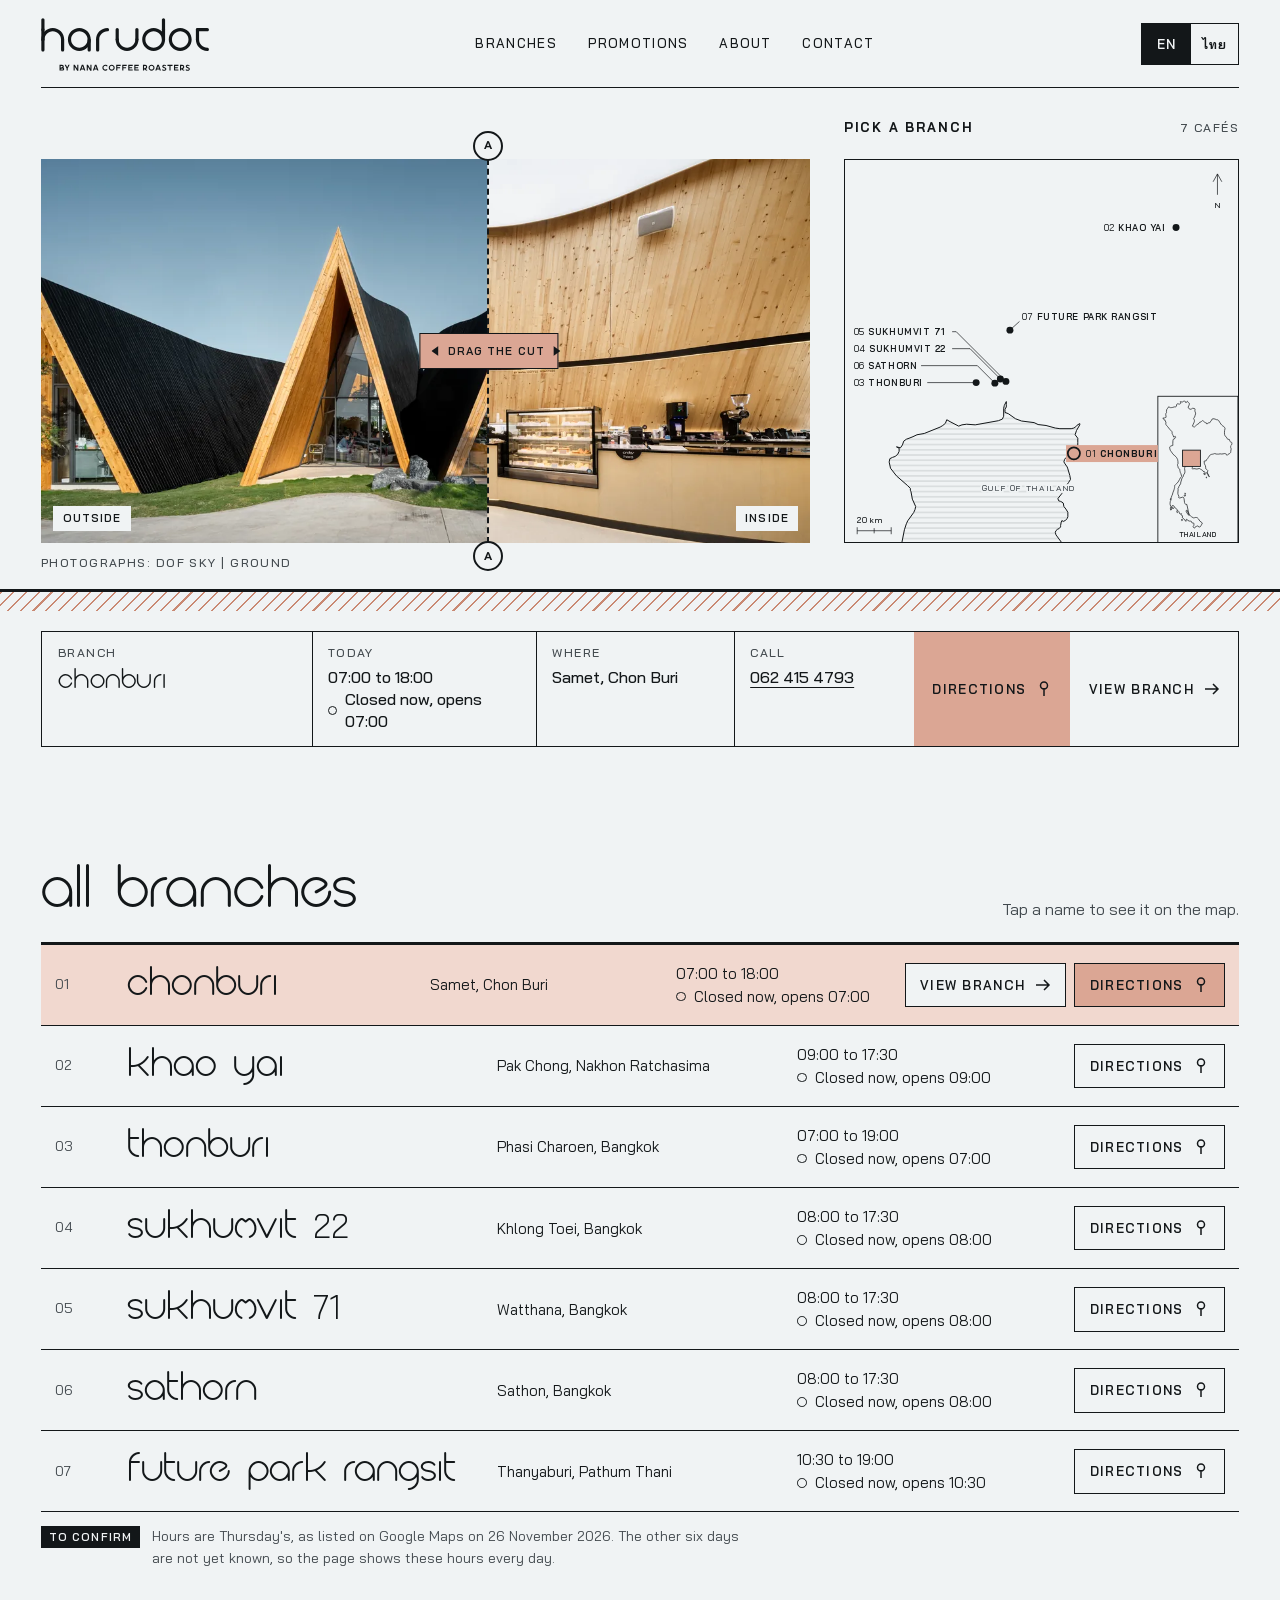
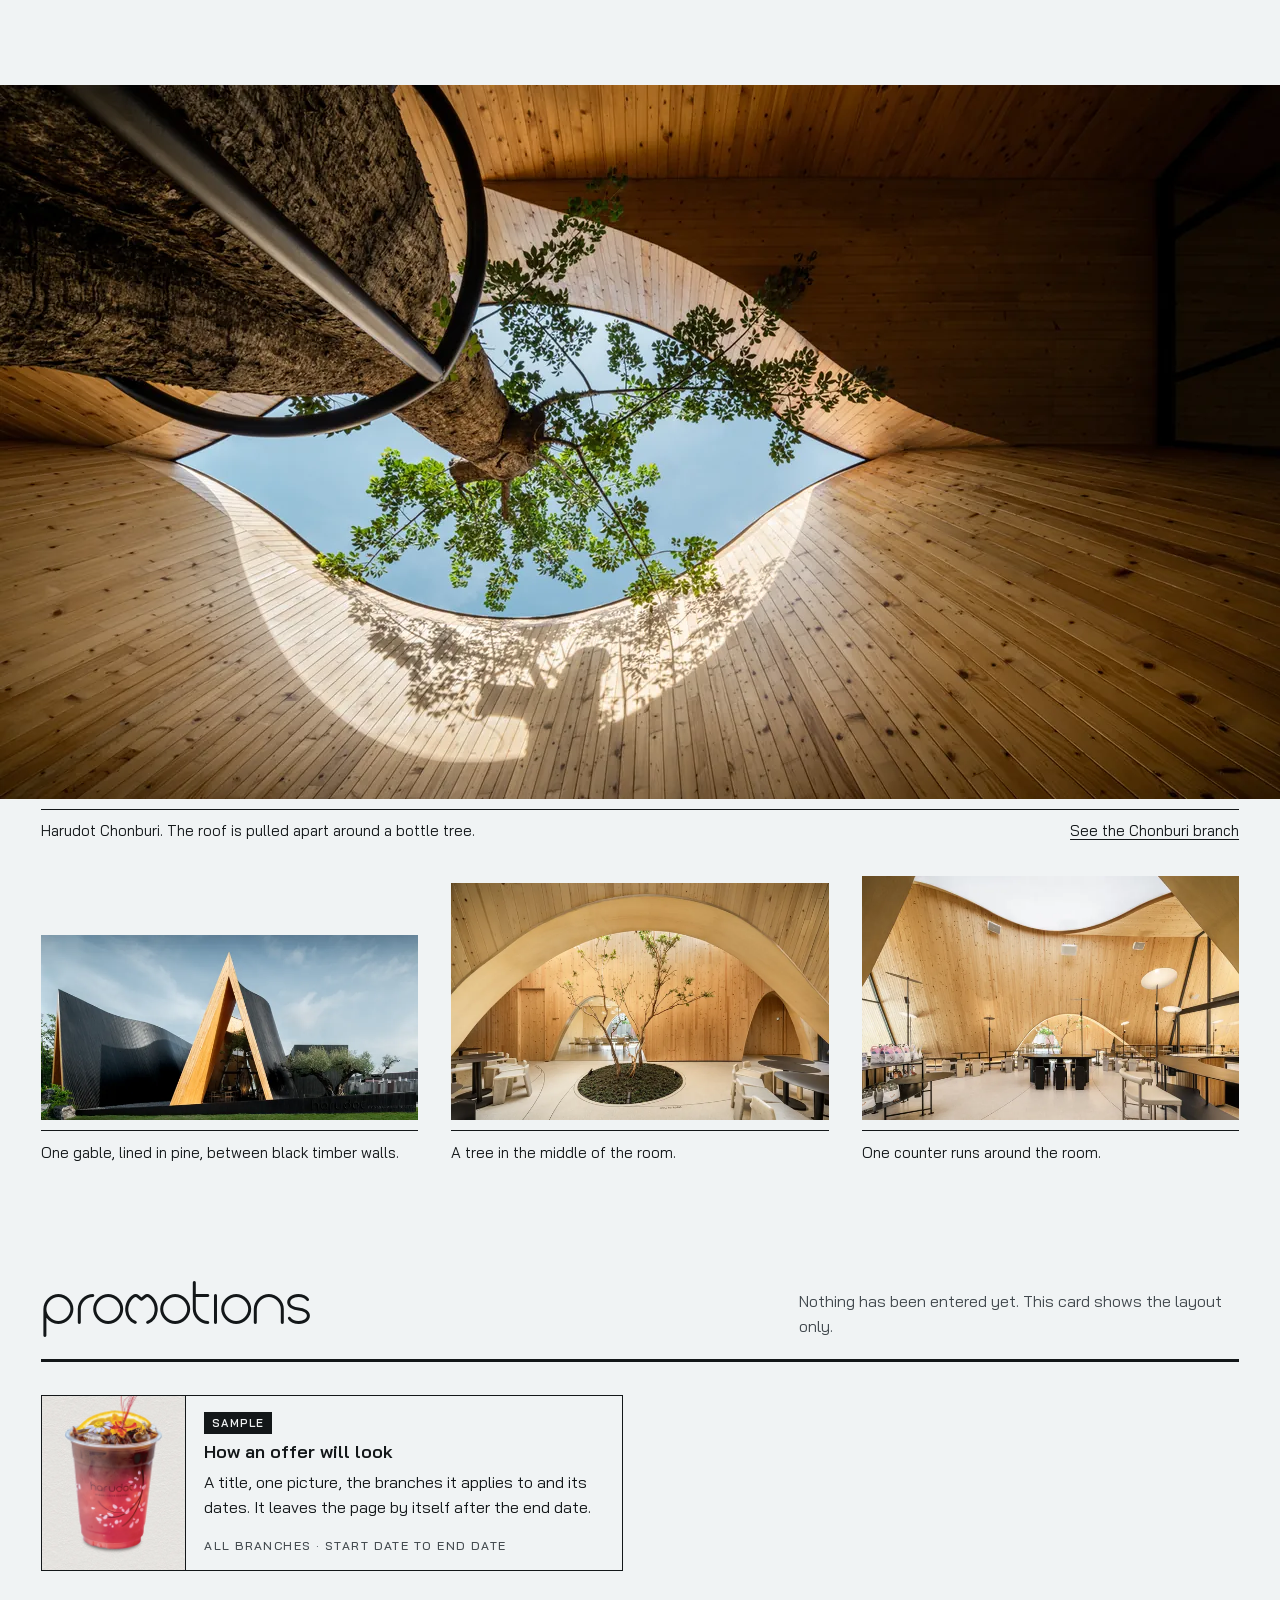
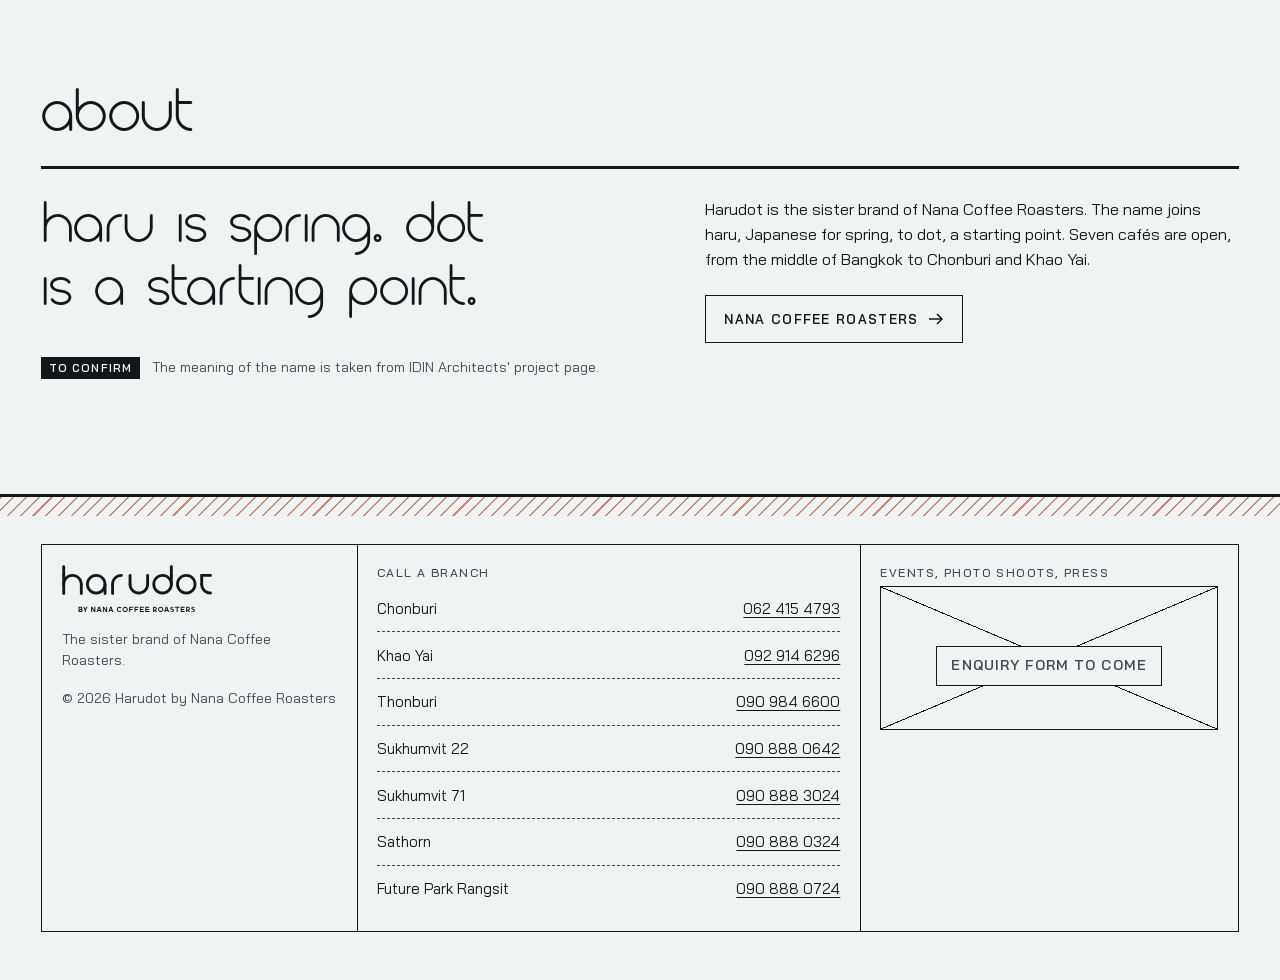
<file: prototype/index.html>
<!doctype html>
<html lang="en" data-lang="en" data-branch="chonburi">
<head>
<meta charset="utf-8">
<meta name="viewport" content="width=device-width, initial-scale=1">
<title>Harudot by Nana Coffee Roasters</title>
<meta name="description" content="Seven Harudot cafés from Bangkok to Chonburi and Khao Yai. Pick a branch on the map, see it, and get directions.">
<meta name="robots" content="noindex">
<link rel="preload" href="assets/fonts/haruno-regular.woff2" as="font" type="font/woff2" crossorigin>
<link rel="stylesheet" href="assets/css/site.css">
</head>
<body>
<a class="skip" href="#main"><span data-l="en" lang="en">Skip to the page</span><span data-l="th" lang="th">ข้ามไปยังเนื้อหา</span></a>
<div class="sheet">
<header class="mast">
  <a class="mast__logo" href="index.html" aria-label="Harudot by Nana Coffee Roasters, home"><svg xmlns="http://www.w3.org/2000/svg" xmlns:xlink="http://www.w3.org/1999/xlink" viewBox="251.5 485.0 696.0 219.0" role="img" aria-label="Harudot by Nana Coffee Roasters">
<path fill-rule="nonzero" fill="currentColor" d="M 340.46875 698.371094 C 341.75 698.371094 342.789062 697.335938 342.789062 696.050781 C 342.789062 694.769531 341.75 693.761719 340.46875 693.761719 L 338.804688 693.761719 L 332.9375 696.296875 L 332.9375 698.371094 Z M 339.679688 688.304688 C 340.578125 687.921875 341.179688 687.050781 341.179688 686.066406 C 341.179688 684.757812 340.085938 683.664062 338.75 683.664062 L 332.9375 683.664062 L 332.9375 691.222656 Z M 328.273438 679.027344 L 338.75 679.027344 C 342.652344 679.027344 345.816406 682.191406 345.816406 686.066406 C 345.816406 687.648438 345.296875 689.121094 344.398438 690.320312 C 346.226562 691.578125 347.425781 693.679688 347.425781 696.050781 C 347.425781 699.898438 344.316406 703.007812 340.46875 703.007812 L 328.273438 703.007812 Z M 328.273438 679.027344 "/>
<path fill-rule="nonzero" fill="currentColor" d="M 357.523438 694.496094 L 349.585938 679.054688 L 354.824219 679.054688 L 359.871094 688.847656 L 364.890625 679.054688 L 370.128906 679.054688 L 362.1875 694.496094 L 362.1875 703.007812 L 357.523438 703.007812 Z M 357.523438 694.496094 "/>
<path fill-rule="nonzero" fill="currentColor" d="M 391.167969 687.347656 L 391.167969 703.007812 L 386.503906 703.007812 L 386.503906 679.027344 L 391.359375 679.027344 L 401.617188 695.042969 L 401.617188 679.027344 L 406.253906 679 L 406.253906 703.0625 L 401.179688 703.0625 Z M 391.167969 687.347656 "/>
<path fill-rule="nonzero" fill="currentColor" d="M 427.074219 693.953125 L 423.609375 684.238281 L 420.144531 693.953125 Z M 420.527344 678.972656 L 426.664062 678.972656 L 435.230469 703.007812 L 430.292969 703.007812 L 428.738281 698.617188 L 418.480469 698.617188 L 416.898438 703.007812 L 411.960938 703.007812 Z M 420.527344 678.972656 "/>
<path fill-rule="nonzero" fill="currentColor" d="M 445.601562 687.347656 L 445.601562 703.007812 L 440.9375 703.007812 L 440.9375 679.027344 L 445.792969 679.027344 L 456.050781 695.042969 L 456.050781 679.027344 L 460.691406 679 L 460.691406 703.0625 L 455.617188 703.0625 Z M 445.601562 687.347656 "/>
<path fill-rule="nonzero" fill="currentColor" d="M 481.507812 693.953125 L 478.042969 684.238281 L 474.578125 693.953125 Z M 474.960938 678.972656 L 481.101562 678.972656 L 489.664062 703.007812 L 484.730469 703.007812 L 483.171875 698.617188 L 472.914062 698.617188 L 471.332031 703.007812 L 466.394531 703.007812 Z M 474.960938 678.972656 "/>
<path fill-rule="nonzero" fill="currentColor" d="M 505.765625 691.003906 C 505.765625 684.210938 511.304688 678.644531 518.125 678.644531 C 522.027344 678.644531 525.738281 680.527344 528.058594 683.664062 L 524.320312 686.421875 C 522.84375 684.457031 520.582031 683.3125 518.125 683.3125 C 513.871094 683.3125 510.433594 686.773438 510.433594 691.003906 C 510.433594 695.261719 513.871094 698.726562 518.125 698.726562 C 520.253906 698.726562 522.246094 697.851562 523.71875 696.296875 L 527.128906 699.488281 C 524.785156 701.972656 521.507812 703.363281 518.125 703.363281 C 511.304688 703.363281 505.765625 697.824219 505.765625 691.003906 "/>
<path fill-rule="nonzero" fill="currentColor" d="M 552.179688 691.003906 C 552.179688 686.773438 548.738281 683.3125 544.484375 683.3125 C 540.230469 683.3125 536.789062 686.773438 536.789062 691.003906 C 536.789062 695.261719 540.230469 698.726562 544.484375 698.726562 C 548.738281 698.726562 552.179688 695.261719 552.179688 691.003906 M 532.125 691.003906 C 532.125 684.210938 537.664062 678.644531 544.484375 678.644531 C 551.304688 678.644531 556.84375 684.210938 556.84375 691.003906 C 556.84375 697.824219 551.304688 703.363281 544.484375 703.363281 C 537.664062 703.363281 532.125 697.824219 532.125 691.003906 "/>
<path fill-rule="nonzero" fill="currentColor" d="M 563.09375 679.027344 L 581.539062 679.027344 L 581.539062 683.664062 L 567.761719 683.664062 L 567.761719 688.683594 L 579.027344 688.683594 L 579.027344 693.351562 L 567.761719 693.351562 L 567.761719 703.007812 L 563.09375 703.007812 Z M 563.09375 679.027344 "/>
<path fill-rule="nonzero" fill="currentColor" d="M 588.0625 679.027344 L 606.503906 679.027344 L 606.503906 683.664062 L 592.726562 683.664062 L 592.726562 688.683594 L 603.996094 688.683594 L 603.996094 693.351562 L 592.726562 693.351562 L 592.726562 703.007812 L 588.0625 703.007812 Z M 588.0625 679.027344 "/>
<path fill-rule="nonzero" fill="currentColor" d="M 613.027344 679.027344 L 631.46875 679.027344 L 631.46875 683.664062 L 617.691406 683.664062 L 617.691406 688.683594 L 628.960938 688.683594 L 628.960938 693.351562 L 617.691406 693.351562 L 617.691406 698.371094 L 631.46875 698.371094 L 631.46875 703.007812 L 613.027344 703.007812 Z M 613.027344 679.027344 "/>
<path fill-rule="nonzero" fill="currentColor" d="M 637.996094 679.027344 L 656.4375 679.027344 L 656.4375 683.664062 L 642.660156 683.664062 L 642.660156 688.683594 L 653.925781 688.683594 L 653.925781 693.351562 L 642.660156 693.351562 L 642.660156 698.371094 L 656.4375 698.371094 L 656.4375 703.007812 L 637.996094 703.007812 Z M 637.996094 679.027344 "/>
<path fill-rule="nonzero" fill="currentColor" d="M 684.324219 691.523438 C 685.824219 690.921875 686.804688 689.476562 686.804688 687.839844 L 686.804688 687.648438 C 686.804688 685.464844 685.007812 683.664062 682.824219 683.664062 L 678.566406 683.664062 L 678.566406 693.871094 Z M 681.511719 697.6875 L 678.566406 698.886719 L 678.566406 703.007812 L 673.902344 703.007812 L 673.902344 679.027344 L 682.824219 679.027344 C 687.570312 679.027344 691.445312 682.902344 691.445312 687.648438 L 691.445312 687.839844 C 691.445312 691.386719 689.34375 694.523438 686.070312 695.832031 L 685.851562 695.941406 C 686.316406 696.980469 687.734375 699.082031 691.28125 699.082031 L 691.28125 703.746094 C 685.605469 703.746094 682.632812 700.226562 681.511719 697.6875 "/>
<path fill-rule="nonzero" fill="currentColor" d="M 717.148438 691.003906 C 717.148438 686.773438 713.710938 683.3125 709.453125 683.3125 C 705.199219 683.3125 701.757812 686.773438 701.757812 691.003906 C 701.757812 695.261719 705.199219 698.726562 709.453125 698.726562 C 713.710938 698.726562 717.148438 695.261719 717.148438 691.003906 M 697.09375 691.003906 C 697.09375 684.210938 702.632812 678.644531 709.453125 678.644531 C 716.273438 678.644531 721.8125 684.210938 721.8125 691.003906 C 721.8125 697.824219 716.273438 703.363281 709.453125 703.363281 C 702.632812 703.363281 697.09375 697.824219 697.09375 691.003906 "/>
<path fill-rule="nonzero" fill="currentColor" d="M 740.179688 693.953125 L 736.714844 684.238281 L 733.246094 693.953125 Z M 733.628906 678.972656 L 739.769531 678.972656 L 748.335938 703.007812 L 743.398438 703.007812 L 741.84375 698.617188 L 731.582031 698.617188 L 730 703.007812 L 725.0625 703.007812 Z M 733.628906 678.972656 "/>
<path fill-rule="nonzero" fill="currentColor" d="M 752.757812 700.035156 L 752.675781 699.953125 L 755.320312 696.816406 L 755.433594 696.898438 C 757.367188 698.644531 759.714844 699.597656 762.035156 699.597656 C 764.570312 699.597656 766.152344 698.535156 766.152344 696.84375 C 766.152344 694.90625 764.761719 694.304688 762.609375 693.40625 L 762.25 693.269531 L 758.949219 691.824219 C 755.570312 690.515625 753.769531 688.277344 753.769531 685.355469 C 753.769531 681.347656 757.316406 678.453125 762.226562 678.453125 C 765.144531 678.453125 767.980469 679.574219 770 681.539062 L 770.082031 681.621094 L 767.738281 684.539062 L 767.652344 684.457031 C 765.855469 683.039062 764.191406 682.4375 762.035156 682.4375 C 759.769531 682.4375 758.351562 683.445312 758.351562 685.085938 C 758.351562 686.832031 760.125 687.484375 762.171875 688.277344 L 765.5 689.722656 C 769.101562 691.113281 770.792969 693.214844 770.792969 696.296875 C 770.792969 700.582031 767.082031 703.582031 761.761719 703.582031 C 758.378906 703.582031 755.1875 702.328125 752.757812 700.035156 "/>
<path fill-rule="nonzero" fill="currentColor" d="M 783.589844 683.636719 L 775.40625 683.636719 L 775.40625 679 L 796.46875 679 L 796.46875 683.636719 L 788.226562 683.636719 L 788.226562 703.007812 L 783.589844 703.007812 Z M 783.589844 683.636719 "/>
<path fill-rule="nonzero" fill="currentColor" d="M 802.445312 679.027344 L 820.886719 679.027344 L 820.886719 683.664062 L 807.109375 683.664062 L 807.109375 688.683594 L 818.378906 688.683594 L 818.378906 693.351562 L 807.109375 693.351562 L 807.109375 698.371094 L 820.886719 698.371094 L 820.886719 703.007812 L 802.445312 703.007812 Z M 802.445312 679.027344 "/>
<path fill-rule="nonzero" fill="currentColor" d="M 837.835938 691.523438 C 839.335938 690.921875 840.316406 689.476562 840.316406 687.839844 L 840.316406 687.648438 C 840.316406 685.464844 838.515625 683.664062 836.332031 683.664062 L 832.078125 683.664062 L 832.078125 693.871094 Z M 835.023438 697.6875 L 832.078125 698.886719 L 832.078125 703.007812 L 827.410156 703.007812 L 827.410156 679.027344 L 836.332031 679.027344 C 841.082031 679.027344 844.957031 682.902344 844.957031 687.648438 L 844.957031 687.839844 C 844.957031 691.386719 842.855469 694.523438 839.582031 695.832031 L 839.363281 695.941406 C 839.824219 696.980469 841.242188 699.082031 844.792969 699.082031 L 844.792969 703.746094 C 839.117188 703.746094 836.144531 700.226562 835.023438 697.6875 "/>
<path fill-rule="nonzero" fill="currentColor" d="M 850.140625 700.035156 L 850.058594 699.953125 L 852.703125 696.816406 L 852.816406 696.898438 C 854.75 698.644531 857.097656 699.597656 859.417969 699.597656 C 861.953125 699.597656 863.535156 698.535156 863.535156 696.84375 C 863.535156 694.90625 862.144531 694.304688 859.992188 693.40625 L 859.632812 693.269531 L 856.332031 691.824219 C 852.953125 690.515625 851.152344 688.277344 851.152344 685.355469 C 851.152344 681.347656 854.699219 678.453125 859.609375 678.453125 C 862.527344 678.453125 865.363281 679.574219 867.382812 681.539062 L 867.464844 681.621094 L 865.121094 684.539062 L 865.035156 684.457031 C 863.238281 683.039062 861.574219 682.4375 859.417969 682.4375 C 857.152344 682.4375 855.734375 683.445312 855.734375 685.085938 C 855.734375 686.832031 857.507812 687.484375 859.554688 688.277344 L 862.882812 689.722656 C 866.484375 691.113281 868.175781 693.214844 868.175781 696.296875 C 868.175781 700.582031 864.464844 703.582031 859.144531 703.582031 C 855.761719 703.582031 852.570312 702.328125 850.140625 700.035156 "/>
<path fill-rule="nonzero" fill="currentColor" d="M 341.003906 580.90625 C 337.351562 580.90625 334.390625 577.945312 334.390625 574.292969 C 334.390625 555.441406 319.054688 540.101562 300.203125 540.101562 C 281.347656 540.101562 266.011719 555.441406 266.011719 574.292969 C 266.011719 577.945312 263.050781 580.90625 259.398438 580.90625 C 255.746094 580.90625 252.789062 577.945312 252.789062 574.292969 C 252.789062 548.148438 274.058594 526.878906 300.203125 526.878906 C 326.34375 526.878906 347.613281 548.148438 347.613281 574.292969 C 347.613281 577.945312 344.652344 580.90625 341.003906 580.90625 "/>
<path fill-rule="nonzero" fill="currentColor" d="M 410.335938 540.101562 C 391.480469 540.101562 376.144531 555.441406 376.144531 574.292969 C 376.144531 593.148438 391.480469 608.484375 410.335938 608.484375 C 429.1875 608.484375 444.523438 593.148438 444.523438 574.292969 C 444.523438 555.441406 429.1875 540.101562 410.335938 540.101562 M 410.335938 621.707031 C 384.191406 621.707031 362.921875 600.4375 362.921875 574.292969 C 362.921875 548.148438 384.191406 526.878906 410.335938 526.878906 C 436.476562 526.878906 457.746094 548.148438 457.746094 574.292969 C 457.746094 600.4375 436.476562 621.707031 410.335938 621.707031 "/>
<path fill-rule="nonzero" fill="currentColor" d="M 486.132812 580.90625 C 482.484375 580.90625 479.523438 577.945312 479.523438 574.292969 C 479.523438 548.148438 500.792969 526.878906 526.9375 526.878906 C 530.589844 526.878906 533.546875 529.839844 533.546875 533.492188 C 533.546875 537.140625 530.589844 540.101562 526.9375 540.101562 C 508.082031 540.101562 492.746094 555.441406 492.746094 574.292969 C 492.746094 577.945312 489.785156 580.90625 486.132812 580.90625 "/>
<path fill-rule="nonzero" fill="currentColor" d="M 608.03125 621.707031 C 581.886719 621.707031 560.617188 600.4375 560.617188 574.292969 C 560.617188 570.640625 563.578125 567.683594 567.230469 567.683594 C 570.882812 567.683594 573.839844 570.640625 573.839844 574.292969 C 573.839844 593.144531 589.179688 608.484375 608.03125 608.484375 C 626.882812 608.484375 642.222656 593.144531 642.222656 574.292969 C 642.222656 570.640625 645.179688 567.683594 648.832031 567.683594 C 652.484375 567.683594 655.445312 570.640625 655.445312 574.292969 C 655.445312 600.4375 634.175781 621.707031 608.03125 621.707031 "/>
<path fill-rule="nonzero" fill="currentColor" d="M 718.164062 540.101562 C 699.3125 540.101562 683.972656 555.441406 683.972656 574.292969 C 683.972656 593.148438 699.3125 608.484375 718.164062 608.484375 C 737.015625 608.484375 752.355469 593.148438 752.355469 574.292969 C 752.355469 555.441406 737.015625 540.101562 718.164062 540.101562 M 718.164062 621.707031 C 692.019531 621.707031 670.75 600.4375 670.75 574.292969 C 670.75 548.148438 692.019531 526.878906 718.164062 526.878906 C 744.308594 526.878906 765.578125 548.148438 765.578125 574.292969 C 765.578125 600.4375 744.308594 621.707031 718.164062 621.707031 "/>
<path fill-rule="nonzero" fill="currentColor" d="M 828.296875 540.101562 C 809.445312 540.101562 794.105469 555.441406 794.105469 574.292969 C 794.105469 593.148438 809.445312 608.484375 828.296875 608.484375 C 847.148438 608.484375 862.488281 593.148438 862.488281 574.292969 C 862.488281 555.441406 847.148438 540.101562 828.296875 540.101562 M 828.296875 621.707031 C 802.152344 621.707031 780.882812 600.4375 780.882812 574.292969 C 780.882812 548.148438 802.152344 526.878906 828.296875 526.878906 C 854.441406 526.878906 875.710938 548.148438 875.710938 574.292969 C 875.710938 600.4375 854.441406 621.707031 828.296875 621.707031 "/>
<path fill-rule="nonzero" fill="currentColor" d="M 940.601562 621.707031 C 914.457031 621.707031 893.1875 600.4375 893.1875 574.292969 C 893.1875 570.640625 896.148438 567.679688 899.796875 567.679688 C 903.449219 567.679688 906.410156 570.640625 906.410156 574.292969 C 906.410156 593.144531 921.746094 608.484375 940.601562 608.484375 C 944.25 608.484375 947.210938 611.441406 947.210938 615.09375 C 947.210938 618.746094 944.25 621.707031 940.601562 621.707031 "/>
<path fill-rule="nonzero" fill="currentColor" d="M 259.398438 580.90625 C 255.75 580.90625 252.789062 577.945312 252.789062 574.292969 L 252.789062 533.492188 C 252.789062 529.839844 255.75 526.878906 259.398438 526.878906 C 263.050781 526.878906 266.011719 529.839844 266.011719 533.492188 L 266.011719 574.292969 C 266.011719 577.945312 263.050781 580.90625 259.398438 580.90625 "/>
<path fill-rule="nonzero" fill="currentColor" d="M 451.136719 623.847656 C 447.484375 623.847656 444.523438 620.886719 444.523438 617.234375 L 444.523438 576.433594 C 444.523438 572.78125 447.484375 569.820312 451.136719 569.820312 C 454.785156 569.820312 457.746094 572.78125 457.746094 576.433594 L 457.746094 617.234375 C 457.746094 620.886719 454.785156 623.847656 451.136719 623.847656 "/>
<path fill-rule="nonzero" fill="currentColor" d="M 486.132812 623.847656 C 482.484375 623.847656 479.523438 620.886719 479.523438 617.234375 L 479.523438 576.433594 C 479.523438 572.78125 482.484375 569.820312 486.132812 569.820312 C 489.785156 569.820312 492.746094 572.78125 492.746094 576.433594 L 492.746094 617.234375 C 492.746094 620.886719 489.785156 623.847656 486.132812 623.847656 "/>
<path fill-rule="nonzero" fill="currentColor" d="M 758.964844 580.90625 C 755.316406 580.90625 752.355469 577.945312 752.355469 574.292969 L 752.355469 533.492188 C 752.355469 529.839844 755.316406 526.878906 758.964844 526.878906 C 762.617188 526.878906 765.578125 529.839844 765.578125 533.492188 L 765.578125 574.292969 C 765.578125 577.945312 762.617188 580.90625 758.964844 580.90625 "/>
<path fill-rule="nonzero" fill="currentColor" d="M 259.398438 540.101562 C 255.75 540.101562 252.789062 537.144531 252.789062 533.492188 L 252.789062 492.6875 C 252.789062 489.039062 255.75 486.078125 259.398438 486.078125 C 263.050781 486.078125 266.011719 489.039062 266.011719 492.6875 L 266.011719 533.492188 C 266.011719 537.144531 263.050781 540.101562 259.398438 540.101562 "/>
<path fill-rule="nonzero" fill="currentColor" d="M 259.398438 623.847656 C 255.75 623.847656 252.789062 620.886719 252.789062 617.234375 L 252.789062 576.433594 C 252.789062 572.78125 255.75 569.820312 259.398438 569.820312 C 263.050781 569.820312 266.011719 572.78125 266.011719 576.433594 L 266.011719 617.234375 C 266.011719 620.886719 263.050781 623.847656 259.398438 623.847656 "/>
<path fill-rule="nonzero" fill="currentColor" d="M 341.003906 623.847656 C 337.351562 623.847656 334.390625 620.886719 334.390625 617.234375 L 334.390625 576.433594 C 334.390625 572.78125 337.351562 569.820312 341.003906 569.820312 C 344.652344 569.820312 347.613281 572.78125 347.613281 576.433594 L 347.613281 617.234375 C 347.613281 620.886719 344.652344 623.847656 341.003906 623.847656 "/>
<path fill-rule="nonzero" fill="currentColor" d="M 567.230469 580.90625 C 563.578125 580.90625 560.617188 577.945312 560.617188 574.292969 L 560.617188 533.492188 C 560.617188 529.839844 563.578125 526.878906 567.230469 526.878906 C 570.878906 526.878906 573.839844 529.839844 573.839844 533.492188 L 573.839844 574.292969 C 573.839844 577.945312 570.878906 580.90625 567.230469 580.90625 "/>
<path fill-rule="nonzero" fill="currentColor" d="M 648.832031 580.90625 C 645.183594 580.90625 642.222656 577.945312 642.222656 574.292969 L 642.222656 533.492188 C 642.222656 529.839844 645.183594 526.878906 648.832031 526.878906 C 652.484375 526.878906 655.445312 529.839844 655.445312 533.492188 L 655.445312 574.292969 C 655.445312 577.945312 652.484375 580.90625 648.832031 580.90625 "/>
<path fill-rule="nonzero" fill="currentColor" d="M 758.964844 540.101562 C 755.316406 540.101562 752.355469 537.144531 752.355469 533.492188 L 752.355469 492.6875 C 752.355469 489.039062 755.316406 486.078125 758.964844 486.078125 C 762.617188 486.078125 765.578125 489.039062 765.578125 492.6875 L 765.578125 533.492188 C 765.578125 537.144531 762.617188 540.101562 758.964844 540.101562 "/>
<path fill-rule="nonzero" fill="currentColor" d="M 899.796875 580.90625 C 896.148438 580.90625 893.1875 577.945312 893.1875 574.292969 L 893.1875 533.492188 C 893.1875 529.839844 896.148438 526.878906 899.796875 526.878906 C 903.449219 526.878906 906.410156 529.839844 906.410156 533.492188 L 906.410156 574.292969 C 906.410156 577.945312 903.449219 580.90625 899.796875 580.90625 "/>
<path fill-rule="nonzero" fill="currentColor" d="M 940.601562 540.101562 L 899.796875 540.101562 C 896.148438 540.101562 893.1875 537.144531 893.1875 533.492188 C 893.1875 529.839844 896.148438 526.878906 899.796875 526.878906 L 940.601562 526.878906 C 944.25 526.878906 947.210938 529.839844 947.210938 533.492188 C 947.210938 537.144531 944.25 540.101562 940.601562 540.101562 "/>
</svg></a>
  <nav aria-label="Main"><ul>
    <li><a href="index.html#branches"><span data-l="en" lang="en">Branches</span><span data-l="th" lang="th">สาขา</span></a></li>
    <li><a href="index.html#promotions"><span data-l="en" lang="en">Promotions</span><span data-l="th" lang="th">โปรโมชัน</span></a></li>
    <li><a href="index.html#about"><span data-l="en" lang="en">About</span><span data-l="th" lang="th">เกี่ยวกับเรา</span></a></li>
    <li><a href="#contact"><span data-l="en" lang="en">Contact</span><span data-l="th" lang="th">ติดต่อ</span></a></li>
  </ul></nav>
  <div class="lang" role="group" aria-label="Language"><button type="button" data-set="en" aria-pressed="true" lang="en">EN</button><button type="button" data-set="th" aria-pressed="false" lang="th">ไทย</button></div>
</header>
<main id="main">

<h1 class="vh">Harudot by Nana Coffee Roasters</h1>

<section id="pick" data-picker aria-label="Pick a branch">
  <div class="pick">
    <figure class="plate" data-empty="false">
      <div class="plate__frame">
        <img class="plate__in" src="assets/img/chonburi/044-1280.webp" srcset="assets/img/chonburi/044-720.webp 720w, assets/img/chonburi/044-1280.webp 1280w, assets/img/chonburi/044-2000.webp 2000w" sizes="(max-width: 820px) 100vw, 62vw" width="2000" height="1121" alt="The coffee bar under a curved pine ceiling" fetchpriority="high">
        <img class="plate__out" src="assets/img/chonburi/069-1280.webp" srcset="assets/img/chonburi/069-720.webp 720w, assets/img/chonburi/069-1280.webp 1280w, assets/img/chonburi/069-2000.webp 2000w" sizes="(max-width: 820px) 100vw, 62vw" width="2000" height="915" alt="Harudot Chonburi from the road: three black timber gables, each opening lined in pine" fetchpriority="high">
        <div class="void"><div><span class="name"><span data-f="void-en" data-l="en" lang="en">chonburi</span><span data-f="void-th" data-l="th" lang="th">ชลบุรี</span></span><p><span data-l="en" lang="en">Photographs to come</span><span data-l="th" lang="th">ภาพถ่ายกำลังตามมา</span></p></div></div>
        <div class="cutline" aria-hidden="true"><span class="mark">A</span><span class="mark">A</span><span class="grip"><svg viewBox="0 0 7 10" aria-hidden="true"><path d="M7 0v10L0 5z" fill="currentColor"/></svg><span data-l="en" lang="en">Drag the cut</span><span data-l="th" lang="th">ลากเส้นตัด</span><svg viewBox="0 0 7 10" aria-hidden="true"><path d="M0 0v10l7-5z" fill="currentColor"/></svg></span></div>
        <input type="range" min="0" max="100" step="0.1" value="58" aria-label="Section cut. Slide left to see more of the inside, right to see more of the outside.">
        <span class="tag tag--out"><span data-l="en" lang="en">Outside</span><span data-l="th" lang="th">ภายนอก</span></span><span class="tag tag--in"><span data-l="en" lang="en">Inside</span><span data-l="th" lang="th">ภายใน</span></span>
      </div>
      <figcaption class="lbl"><span data-f="credit"><span data-l="en" lang="en">Photographs</span><span data-l="th" lang="th">ภาพถ่าย</span>: DOF Sky | Ground</span></figcaption>
    </figure>
    <div class="picker">
      <div class="picker__head"><h2><span data-l="en" lang="en">Pick a branch</span><span data-l="th" lang="th">เลือกสาขา</span></h2><span class="lbl"><span data-l="en" lang="en">7 cafés</span><span data-l="th" lang="th">7 สาขา</span></span></div>
      <svg class="map map-d" viewBox="0 0 452 440" role="group" aria-label="Map of Harudot branches around Bangkok, Chonburi and Khao Yai"><defs><pattern id="sea-d" width="6" height="6" patternUnits="userSpaceOnUse"><path d="M0 3h6" class="sea-line"/></pattern></defs><rect width="452" height="440" fill="url(#sea-d)"/><path class="land" d="M250.702,442L242.392,430.732L241.632,427.805L242.392,425.975L243.913,424.511L246.194,423.414L247.715,421.584L247.715,420.12L248.475,416.094L249.236,414.264L250.756,415.362L253.037,414.264L255.319,412.068L256.079,409.872L256.079,404.747L253.798,401.086L251.517,398.157L250.756,394.13L249.236,393.031L247.715,392.299L245.434,391.567L244.673,389.004L249.236,383.144L252.277,376.918L256.839,370.691L259.121,367.028L258.36,362.632L256.079,354.938L255.319,352.739L252.277,348.342L251.517,346.876L252.277,344.311L253.037,342.845L254.558,342.112L256.079,336.98L259.121,335.881L262.922,334.781L266.724,332.582L267.485,329.649L267.485,324.517L267.485,319.75L264.443,315.717L265.964,310.95L269.766,304.348L269.766,302.881L266.724,304.715L265.204,306.549L262.922,308.016L259.881,308.749L246.954,308.749L241.632,308.016L230.986,305.082L221.862,303.981L217.3,301.781L202.852,299.947L196.009,297.379L187.645,291.51L183.843,290.042L183.843,288.575L183.843,286.373L185.364,283.805L185.364,280.87L185.364,277.567L183.082,281.97L182.322,285.273L182.322,294.444L180.801,297.746L176.239,299.58L149.626,304.348L139.741,303.615L134.418,304.348L130.616,305.815L120.731,300.68L116.929,298.479L115.408,302.514L112.367,305.082L109.325,306.915L91.076,314.25L82.712,315.717L78.15,317.917L73.587,319.75L70.546,320.85L67.504,323.05L65.984,327.45L63.702,330.749L59.14,329.649L62.182,331.115L62.182,334.781L60.661,338.08L57.619,340.646L54.578,341.745L51.536,343.211L50.776,346.876L50.776,347.243L52.297,354.205L59.14,362.998L71.306,373.622L72.067,374.354L73.587,375.819L75.108,377.285L75.108,379.482L75.869,381.313L77.389,389.736L81.191,398.157L80.431,401.818L78.91,405.113L72.067,414.63L70.546,417.924L68.265,424.877L65.223,440.244L64.818,442L-2,442L-2,-2L454,-2L454,442Z"/><text class="place" x="211.2" y="380.1" text-anchor="middle" font-size="9.5" data-l="en" lang="en">GULF OF THAILAND</text><text class="place" x="211.2" y="380.1" text-anchor="middle" font-size="9.5" data-l="th" lang="th">อ่าวไทย</text><g class="scale" transform="translate(14,426)"><path d="M0 0h39.1M0 -4v8M19.5 -3v6M39.1 -4v8"/><text x="0" y="-9" font-size="9.5" data-l="en" lang="en">20 km</text><text x="0" y="-9" font-size="9.5" data-l="th" lang="th">20 กม.</text></g><g class="north" transform="translate(428,22)"><path d="M0 18V-6m0 0-5 9m5-9 5 9"/><text x="0" y="33" text-anchor="middle" font-size="9.5">N</text></g><g class="key" transform="translate(359,271)"><rect x=".5" y=".5" width="92" height="168"/><path d="M56.529,93.388L56.357,94.408L55.839,94L55.942,93.473L56.184,93.252ZM54.803,90.326L54.838,90.565L54.354,90.394L54.182,90.479L53.595,90.411L53.319,89.05L53.388,88.726L53.768,88.828L54.354,89.509L54.631,89.969ZM16.276,130.121L16.173,130.844L15.793,130.827L15.379,131.281L15.206,131.348L14.861,129.903L15.24,127.868L15.448,127.566L15.724,128.104L16.518,128.356L16.173,129.516ZM32.709,7.101L32.64,7.704L32.881,7.829L33.192,7.562L33.641,6.87L34.09,6.48L34.573,6.391L35.125,6.87L35.678,7.882L36.265,8.467L36.506,8.521L36.713,8.982L36.748,9.443L36.472,10.382L36.023,11.48L35.333,12.825L35.574,13.956L36.472,14.893L37.542,15.44L38.681,15.281L39.268,15.016L39.751,14.575L40.235,14.363L40.787,14.31L42.617,14.628L43.169,14.946L43.238,15.564L43.031,17.188L43.307,18.369L43.825,19.603L43.86,20.748L43.238,22.613L42.72,24.388L42.133,25.231L41.719,25.793L41.581,26.161L41.616,26.512L42.03,27.038L42.444,27.722L42.548,28.388L42.513,29.194L42.203,30.28L41.132,32.677L40.235,34.809L40.718,35.245L41.547,35.56L42.133,35.874L42.72,35.664L43.998,34.407L45.102,33.464L46.449,32.52L46.518,32.432L47.726,31.733L48.244,31.103L48.555,30.28L48.969,29.965L49.521,30.158L50.212,29.807L51.04,28.914L51.696,28.493L52.145,28.564L52.939,29.124L54.078,30.158L55.114,30.788L56.012,30.98L56.46,31.365L56.426,31.943L56.633,32.31L57.047,32.467L57.22,32.397L57.185,32.117L57.6,31.715L58.463,31.173L59.326,30.858L60.223,30.77L60.81,30.333L61.19,29.229L61.742,28.388L62.226,28.003L62.812,27.81L62.985,27.547L62.674,27.196L62.709,26.863L63.054,26.494L63.814,26.354L64.987,26.407L66.334,26.758L67.887,27.424L68.923,27.652L69.406,27.407L70.373,28.441L71.788,30.735L72.997,32.485L73.998,33.656L75.068,34.564L76.173,35.193L77.001,36.048L77.726,37.671L77.174,39.901L77.036,41.833L77.105,44.215L77.761,46.021L79.003,47.288L79.728,48.311L79.936,49.074L80.902,49.75L82.663,50.304L83.388,50.807L83.077,51.257L83.077,51.776L83.319,52.382L83.906,52.866L84.872,53.264L85.459,53.679L85.632,54.112L85.597,54.803L85.39,55.788L84.976,56.531L84.389,57.049L84.32,57.463L84.182,58.084L84.182,59.361L84.596,60.223L84.734,61.308L84.493,62.187L84.285,63.995L84.251,64.7L84.044,65.285L83.526,65.869L82.766,66.419L81.834,66.901L81.247,67.107L81.109,67.21L80.695,67.76L80.177,68.292L79.798,68.292L79.521,68.017L79.314,67.674L79.176,66.918L78.313,66.54L77.346,66.299L75.413,66.677L73.825,66.883L72.064,66.626L70.407,66.952L69.717,67.004L68.923,66.952L68.163,66.952L67.404,66.832L66.058,66.368L65.54,66.402L64.435,66.798L63.296,67.055L62.226,67.244L60.603,68.035L59.429,69.185L59.084,69.992L58.497,70.815L57.703,72.102L56.667,73.336L55.942,73.901L56.15,74.227L55.942,74.638L54.838,74.809L53.94,74.878L53.768,75.083L53.871,77.565L54.182,78.505L54.769,79.633L55.148,80.249L55.425,82.093L55.494,83.646L56.736,84.636L57.461,85.386L57.945,86.034L57.772,86.46L57.496,87.721L57.772,89.339L59.533,92.844L59.671,93.099L59.464,93.133L59.188,92.453L58.29,91.313L58.014,90.105L56.978,88.76L56.426,88.232L56.219,88.675L55.908,89.152L54.872,88.471L54.009,87.738L53.215,86.358L53.112,86.682L52.904,86.972L52.007,85.881L51.04,85.011L50.177,84.687L49.659,84.397L49.142,83.936L48.071,83.459L45.379,84.141L41.995,83.612L40.684,84.124L40.131,83.8L39.82,83.203L40.131,82.196L40.2,80.061L40.614,78.556L40.407,77.411L40.614,76.88L40.753,76.144L40.235,75.853L37.818,75.271L37.3,74.809L36.679,75.34L33.779,75.631L32.709,76.076L31.708,76.914L31.432,78.009L32.018,78.71L32.398,79.958L31.362,82.657L31.19,83.442L31.604,86.75L31.432,88.556L30.879,89.765L29.982,90.837L29.602,92.691L28.911,93.541L27.945,95.478L27.323,97.906L26.875,99.026L26.598,101.095L24.665,104.212L24.216,105.973L23.526,106.65L23.768,107.175L23.802,108.054L23.56,110.404L23.491,112.347L23.768,113.394L24.7,115.454L24.492,116.061L24.389,116.905L25.148,117.293L25.735,117.411L28.877,116.432L29.947,116.685L30.361,117.596L30.637,118.389L31.155,122.668L31.432,123.477L32.087,124.234L32.778,125.025L33.02,124.891L33.054,124.588L33.089,124.251L33.745,125.059L34.228,126.573L35.885,134.573L36.368,135.597L36.748,136.654L35.747,136.134L35.471,134.371L35.194,133.616L34.815,133.515L34.262,133.515L34.228,133.212L34.642,132.625L34.573,131.936L33.986,131.365L33.054,131.818L33.089,133.061L33.503,134.019L35.091,136.15L35.609,137.04L36.23,137.292L37.162,137.157L38.267,138.063L39.13,138.902L41.305,140.193L42.617,140.059L44.032,139.74L44.964,139.824L45.896,140.16L47.001,141.233L48.796,143.931L51.696,146.175L51.386,146.728L51.247,147.565L50.108,148.704L49.936,149.356L49.487,150.193L48.693,150.628L48.037,150.712L47.623,150.645L47.346,150.478L46.898,149.691L46.656,149.457L46.449,149.39L44.999,149.942L43.583,150.528L43.342,151.08L42.962,151.699L42.548,151.95L42.203,152L41.892,151.632L41.374,151.164L40.96,150.712L41.063,149.992L41.857,148.921L41.961,148.185L41.857,146.895L41.65,146.159L41.409,146.142L41.029,146.025L39.924,146.142L39.372,145.305L39.13,144.4L38.785,144.065L38.405,143.864L37.577,144.182L36.955,143.998L34.849,143.194L34.055,141.92L33.606,141.886L33.227,142.021L33.089,142.322L32.847,143.797L32.674,144.249L30.292,141.266L28.635,140.042L28.842,137.828L28.359,137.392L27.738,137.359L27.254,136.738L27.669,135.412L27.013,135.664L26.115,135.613L25.39,135.261L24.838,133.431L24.458,132.877L23.698,131.902L22.697,131.902L22.352,131.449L22.421,130.272L21.696,129.55L20.73,128.944L19.936,128.608L19.107,126.691L18.451,126.22L17.899,125.85L17.139,126.102L16.898,126.792L16.38,127.448L15.827,127.364L15.275,126.994L14.654,125.076L14.516,123.914L14.688,121.742L15.482,119.788L15.931,116.668L16.621,114.694L17.07,114.036L17.761,111.351L19.107,107.902L19.245,107.175L19.521,106.345L19.728,105.567L19.797,104.331L19.625,103.687L19.625,103.315L19.901,102.857L20.868,102.078L22.179,100.79L23.768,98.975L25.39,96.208L26.184,94.595L26.529,94.017L26.875,93.847L27.427,93.286L27.807,92.674L27.841,92.368L26.944,89.339L26.391,88.351L26.081,87.193L25.942,86.341L25.735,85.574L25.839,84.841L25.528,84.397L24.803,83.817L24.044,82.964L23.595,81.564L23.595,80.778L23.146,80.095L22.974,79.377L23.25,78.693L23.629,78.112L23.595,75.511L23.457,74.723L23.25,73.336L22.766,72.29L22.076,71.056L21.316,70.043L19.28,68.206L17.83,66.987L17.105,65.852L16.207,64.579L15.551,63.65L14.723,62.48L14.308,60.878L14.067,59.171L14.205,58.602L14.585,58.239L15.102,57.929L15.517,57.86L16.69,57.083L17.519,57.152L17.692,56.979L17.761,56.617L17.657,55.062L17.726,52.987L17.864,51.292L18.037,50.183L20.212,48.884L20.661,48.311L20.868,47.705L20.868,47.167L20.695,46.75L20.384,46.507L18.969,47.635L18.693,47.375L18.037,45.535L17.761,44.98L17.381,44.302L16.932,43.364L16.863,41.729L16.552,40.928L14.826,39.204L14.032,38.281L12.962,36.938L11.685,35.333L10.373,33.831L9.751,32.887L9.544,32.677L9.475,32.31L9.855,31.278L9.682,30.245L9.026,28.879L8.75,28.02L8.819,27.687L8.509,27.564L7.784,27.635L7.093,27.003L6.403,25.635L6.368,25.389L6.575,25.406L7.404,25.635L7.715,25.599L8.301,25.283L9.199,24.95L9.751,24.844L9.924,24.686L9.993,24.353L9.544,21.205L9.613,20.554L10.476,19.198L10.373,17.823L10.614,15.846L11.547,14.486L12.272,13.868L12.513,12.895L12.824,12.683L13.411,12.771L14.654,13.497L15.171,13.532L15.931,13.514L16.725,13.461L17.105,13.39L19.659,12.683L20.212,12.595L20.764,12.683L21.144,12.648L21.558,12.329L21.834,11.745L22.145,9.921L22.318,9.584L22.663,9.318L23.215,9.141L23.837,9.159L24.665,9.513L25.183,9.531L25.77,9.389L26.288,9.123L26.598,8.804L26.771,8.414L26.633,7.687L26.253,6.746L26.357,6.639L27.047,6.835L28.083,7.065L28.842,7.012L29.36,6.852L29.843,6.409L30.499,6L31.086,6.089L31.57,6.462ZM32.26,112.719L32.156,112.871L31.777,112.567L31.501,112.212L31.362,111.773L31.949,111.79L32.226,112.212ZM32.226,113.783L32.26,114.34L32.053,114.998L31.19,115.386L30.879,114.863L30.948,114.036L31.086,113.833L31.949,113.884ZM28.29,143.478L28.117,143.529L27.772,142.741L28.221,141.618L28.67,142.993ZM18.037,129.819L17.933,129.987L17.45,128.137L18.14,128.625ZM15.31,118.979L14.757,119.097L14.826,118.557L14.964,118.22L15.24,118.136L15.344,118.709ZM22.697,133.128L22.939,134.304L22.594,134.052L22.318,133.548L22.318,132.809L22.387,132.692Z"/><rect class="here" x="28.9" y="62.4" width="20.5" height="18.7"/><text x="46" y="162" text-anchor="middle" font-size="8.5" data-l="en" lang="en">THAILAND</text><text x="46" y="162" text-anchor="middle" font-size="8.5" data-l="th" lang="th">ประเทศไทย</text></g><g class="pt" data-branch="chonburi" role="button" tabindex="0" aria-pressed="false" aria-label="Harudot Chonburi"><rect class="hit" data-l="en" x="254" y="327.6" width="105.5" height="19.5"/><rect class="hit" data-l="th" x="254" y="327.6" width="71.1" height="19.5"/><circle class="hit-dot" cx="263" cy="337.1" r="8"/><circle class="dot" cx="263" cy="337.1" r="4"/><text x="277" y="341.1" text-anchor="start" font-size="10.5" data-l="en" lang="en"><tspan class="n">01</tspan> CHONBURI</text><text x="277" y="341.1" text-anchor="start" font-size="10.5" data-l="th" lang="th"><tspan class="n">01</tspan> ชลบุรี</text></g><g class="pt" data-branch="khao-yai" role="button" tabindex="0" aria-pressed="false" aria-label="Harudot Khao Yai"><rect class="hit" data-l="en" x="285.9" y="68" width="103.5" height="19.5"/><rect class="hit" data-l="th" x="307.7" y="68" width="81.7" height="19.5"/><circle class="hit-dot" cx="380.4" cy="77.5" r="8"/><circle class="dot" cx="380.4" cy="77.5" r="4"/><text x="368.4" y="81.5" text-anchor="end" font-size="10.5" data-l="en" lang="en"><tspan class="n">02</tspan> KHAO YAI</text><text x="368.4" y="81.5" text-anchor="end" font-size="10.5" data-l="th" lang="th"><tspan class="n">02</tspan> เขาใหญ่</text></g><g class="pt" data-branch="thonburi" role="button" tabindex="0" aria-pressed="false" aria-label="Harudot Thonburi"><path class="lead" pathLength="1" data-l="en" d="M94.5 255.8H150.7L150.7 255.8"/><rect class="hit" data-l="en" x="6" y="246.3" width="86.5" height="19.5"/><path class="lead" pathLength="1" data-l="th" d="M60.1 255.8H150.7L150.7 255.8"/><rect class="hit" data-l="th" x="6" y="246.3" width="52.1" height="19.5"/><circle class="hit-dot" cx="150.7" cy="255.8" r="8"/><circle class="dot" cx="150.7" cy="255.8" r="4"/><text x="10" y="259.8" text-anchor="start" font-size="10.5" data-l="en" lang="en"><tspan class="n">03</tspan> THONBURI</text><text x="10" y="259.8" text-anchor="start" font-size="10.5" data-l="th" lang="th"><tspan class="n">03</tspan> ธนบุรี</text></g><g class="pt" data-branch="sukhumvit-22" role="button" tabindex="0" aria-pressed="false" aria-label="Harudot Sukhumvit 22"><path class="lead" pathLength="1" data-l="en" d="M123.1 216.8H143.7L178.5 251.6"/><rect class="hit" data-l="en" x="6" y="207.3" width="115.1" height="19.5"/><path class="lead" pathLength="1" data-l="th" d="M85.3 216.8H143.7L178.5 251.6"/><rect class="hit" data-l="th" x="6" y="207.3" width="77.3" height="19.5"/><circle class="hit-dot" cx="178.5" cy="251.6" r="8"/><circle class="dot" cx="178.5" cy="251.6" r="4"/><text x="10" y="220.8" text-anchor="start" font-size="10.5" data-l="en" lang="en"><tspan class="n">04</tspan> SUKHUMVIT 22</text><text x="10" y="220.8" text-anchor="start" font-size="10.5" data-l="th" lang="th"><tspan class="n">04</tspan> สุขุมวิท 22</text></g><g class="pt" data-branch="sukhumvit-71" role="button" tabindex="0" aria-pressed="false" aria-label="Harudot Sukhumvit 71"><path class="lead" pathLength="1" data-l="en" d="M123.1 197.3H127.8L184.9 254.4"/><rect class="hit" data-l="en" x="6" y="187.8" width="115.1" height="19.5"/><path class="lead" pathLength="1" data-l="th" d="M85.3 197.3H127.8L184.9 254.4"/><rect class="hit" data-l="th" x="6" y="187.8" width="77.3" height="19.5"/><circle class="hit-dot" cx="184.9" cy="254.4" r="8"/><circle class="dot" cx="184.9" cy="254.4" r="4"/><text x="10" y="201.3" text-anchor="start" font-size="10.5" data-l="en" lang="en"><tspan class="n">05</tspan> SUKHUMVIT 71</text><text x="10" y="201.3" text-anchor="start" font-size="10.5" data-l="th" lang="th"><tspan class="n">05</tspan> สุขุมวิท 71</text></g><g class="pt" data-branch="sathorn" role="button" tabindex="0" aria-pressed="false" aria-label="Harudot Sathorn"><path class="lead" pathLength="1" data-l="en" d="M87.4 236.3H152.1L172.2 256.4"/><rect class="hit" data-l="en" x="6" y="226.8" width="79.4" height="19.5"/><path class="lead" pathLength="1" data-l="th" d="M60.1 236.3H152.1L172.2 256.4"/><rect class="hit" data-l="th" x="6" y="226.8" width="52.1" height="19.5"/><circle class="hit-dot" cx="172.2" cy="256.4" r="8"/><circle class="dot" cx="172.2" cy="256.4" r="4"/><text x="10" y="240.3" text-anchor="start" font-size="10.5" data-l="en" lang="en"><tspan class="n">06</tspan> SATHORN</text><text x="10" y="240.3" text-anchor="start" font-size="10.5" data-l="th" lang="th"><tspan class="n">06</tspan> สาทร</text></g><g class="pt" data-branch="future-park-rangsit" role="button" tabindex="0" aria-pressed="false" aria-label="Harudot Future Park Rangsit"><path class="lead" pathLength="1" data-l="en" d="M189.5 195.5L200.5 185.5"/><rect class="hit" data-l="en" x="199.5" y="170" width="165.1" height="19.5"/><path class="lead" pathLength="1" data-l="th" d="M189.5 195.5L200.5 185.5"/><rect class="hit" data-l="th" x="199.5" y="170" width="121.4" height="19.5"/><circle class="hit-dot" cx="189.5" cy="195.5" r="8"/><circle class="dot" cx="189.5" cy="195.5" r="4"/><text x="203.5" y="183.5" text-anchor="start" font-size="10.5" data-l="en" lang="en"><tspan class="n">07</tspan> FUTURE PARK RANGSIT</text><text x="203.5" y="183.5" text-anchor="start" font-size="10.5" data-l="th" lang="th"><tspan class="n">07</tspan> ฟิวเจอร์พาร์ค รังสิต</text></g></svg><svg class="map map-m" viewBox="0 0 358 330" role="group" aria-label="Map of Harudot branches around Bangkok, Chonburi and Khao Yai"><defs><pattern id="sea-m" width="6" height="6" patternUnits="userSpaceOnUse"><path d="M0 3h6" class="sea-line"/></pattern></defs><rect width="358" height="330" fill="url(#sea-m)"/><path class="land" d="M192.052,332L191.983,331.907L191.381,329.589L191.983,328.14L193.188,326.98L194.994,326.111L196.199,324.661L196.199,323.502L196.801,320.313L197.403,318.864L198.608,319.734L200.415,318.864L202.221,317.125L202.824,315.385L202.824,311.326L201.017,308.427L199.21,306.107L198.608,302.917L197.403,302.047L196.199,301.467L194.392,300.887L193.79,298.857L197.403,294.216L199.812,289.285L203.426,284.353L205.233,281.452L204.63,277.97L202.824,271.876L202.221,270.134L199.812,266.651L199.21,265.49L199.812,263.459L200.415,262.297L201.619,261.717L202.824,257.653L205.233,256.782L208.244,255.911L211.255,254.169L211.857,251.846L211.857,247.781L211.857,244.006L209.448,240.811L210.653,237.035L213.664,231.807L213.664,230.645L211.255,232.097L210.051,233.55L208.244,234.712L205.835,235.293L195.597,235.293L191.381,234.712L182.949,232.388L175.722,231.516L172.109,229.773L160.666,228.321L155.246,226.287L148.621,221.638L145.61,220.476L145.61,219.314L145.61,217.57L146.814,215.536L146.814,213.211L146.814,210.595L145.008,214.083L144.405,216.698L144.405,223.963L143.201,226.577L139.587,228.03L118.509,231.807L110.68,231.226L106.464,231.807L103.453,232.969L95.623,228.902L92.612,227.159L91.408,230.354L88.999,232.388L86.59,233.84L72.136,239.649L65.511,240.811L61.897,242.554L58.284,244.006L55.875,244.877L53.466,246.619L52.261,250.104L50.455,252.717L46.841,251.846L49.25,253.007L49.25,255.911L48.046,258.524L45.637,260.556L43.228,261.427L40.819,262.588L40.216,265.49L40.216,265.781L41.421,271.295L46.841,278.26L56.477,286.674L57.079,287.254L58.284,288.415L59.488,289.575L59.488,291.315L60.091,292.766L61.295,299.437L64.306,306.107L63.704,309.007L62.5,311.616L57.079,319.154L55.875,321.763L54.068,327.27L53.132,332L-2,332L-2,-2L360,-2L360,332Z"/><text class="place" x="167.3" y="291.8" text-anchor="middle" font-size="9" data-l="en" lang="en">GULF OF THAILAND</text><text class="place" x="167.3" y="291.8" text-anchor="middle" font-size="9" data-l="th" lang="th">อ่าวไทย</text><g class="scale" transform="translate(14,316)"><path d="M0 0h31M0 -4v8M15.5 -3v6M31 -4v8"/><text x="0" y="-9" font-size="9" data-l="en" lang="en">20 km</text><text x="0" y="-9" font-size="9" data-l="th" lang="th">20 กม.</text></g><g class="north" transform="translate(334,22)"><path d="M0 18V-6m0 0-5 9m5-9 5 9"/><text x="0" y="33" text-anchor="middle" font-size="9">N</text></g><g class="key" transform="translate(0,0)"><rect x=".5" y=".5" width="64" height="118"/><path d="M38.908,63.439L38.794,64.108L38.455,63.84L38.523,63.495L38.681,63.35ZM37.775,61.431L37.798,61.587L37.481,61.475L37.368,61.531L36.983,61.486L36.801,60.593L36.847,60.381L37.096,60.448L37.481,60.895L37.662,61.196ZM12.5,87.537L12.432,88.012L12.183,88.001L11.911,88.298L11.798,88.342L11.571,87.394L11.821,86.06L11.956,85.861L12.138,86.214L12.659,86.379L12.432,87.14ZM23.28,6.831L23.235,7.227L23.394,7.309L23.598,7.134L23.892,6.68L24.186,6.424L24.503,6.366L24.866,6.68L25.228,7.344L25.613,7.728L25.772,7.763L25.908,8.065L25.93,8.368L25.749,8.984L25.455,9.704L25.002,10.586L25.16,11.329L25.749,11.943L26.451,12.302L27.199,12.198L27.584,12.024L27.901,11.735L28.218,11.595L28.58,11.561L29.78,11.769L30.143,11.978L30.188,12.384L30.052,13.449L30.233,14.224L30.573,15.033L30.596,15.784L30.188,17.008L29.848,18.172L29.463,18.725L29.192,19.094L29.101,19.336L29.124,19.566L29.395,19.911L29.667,20.36L29.735,20.797L29.713,21.326L29.509,22.038L28.807,23.61L28.218,25.009L28.535,25.295L29.078,25.501L29.463,25.708L29.848,25.57L30.686,24.745L31.411,24.126L32.294,23.507L32.34,23.45L33.132,22.991L33.472,22.578L33.676,22.038L33.948,21.831L34.31,21.957L34.763,21.728L35.307,21.142L35.737,20.866L36.031,20.912L36.552,21.28L37.3,21.957L37.979,22.371L38.568,22.497L38.862,22.75L38.84,23.129L38.976,23.369L39.247,23.473L39.361,23.427L39.338,23.243L39.61,22.979L40.176,22.624L40.742,22.417L41.331,22.359L41.716,22.072L41.965,21.349L42.328,20.797L42.645,20.544L43.03,20.417L43.143,20.245L42.939,20.015L42.962,19.796L43.188,19.554L43.686,19.462L44.456,19.497L45.34,19.727L46.359,20.164L47.038,20.314L47.355,20.153L47.99,20.831L48.918,22.336L49.711,23.484L50.368,24.253L51.07,24.848L51.794,25.261L52.338,25.822L52.814,26.886L52.451,28.35L52.361,29.617L52.406,31.18L52.836,32.365L53.652,33.196L54.127,33.867L54.263,34.368L54.897,34.811L56.052,35.175L56.528,35.504L56.324,35.799L56.324,36.14L56.483,36.538L56.868,36.855L57.502,37.116L57.887,37.389L58,37.672L57.977,38.126L57.841,38.772L57.57,39.259L57.185,39.599L57.139,39.871L57.049,40.278L57.049,41.116L57.321,41.681L57.411,42.394L57.253,42.97L57.117,44.156L57.094,44.619L56.958,45.002L56.618,45.386L56.12,45.747L55.509,46.062L55.124,46.198L55.033,46.265L54.761,46.626L54.422,46.975L54.172,46.975L53.991,46.795L53.855,46.57L53.765,46.074L53.199,45.826L52.564,45.668L51.296,45.916L50.254,46.051L49.099,45.882L48.012,46.096L47.559,46.13L47.038,46.096L46.54,46.096L46.042,46.017L45.159,45.713L44.819,45.735L44.094,45.995L43.347,46.164L42.645,46.288L41.58,46.806L40.81,47.561L40.584,48.09L40.199,48.631L39.678,49.474L38.998,50.284L38.523,50.655L38.659,50.869L38.523,51.138L37.798,51.251L37.209,51.295L37.096,51.43L37.164,53.058L37.368,53.675L37.753,54.416L38.002,54.819L38.183,56.029L38.228,57.048L39.044,57.697L39.519,58.19L39.836,58.615L39.723,58.894L39.542,59.721L39.723,60.783L40.878,63.082L40.969,63.249L40.833,63.272L40.652,62.826L40.063,62.078L39.882,61.285L39.202,60.403L38.84,60.057L38.704,60.347L38.5,60.66L37.821,60.213L37.254,59.733L36.733,58.827L36.666,59.04L36.53,59.23L35.941,58.514L35.307,57.944L34.74,57.731L34.401,57.541L34.061,57.239L33.359,56.925L31.592,57.373L29.373,57.026L28.512,57.362L28.15,57.149L27.946,56.757L28.15,56.096L28.195,54.696L28.467,53.709L28.331,52.957L28.467,52.609L28.557,52.127L28.218,51.936L26.632,51.554L26.293,51.251L25.885,51.599L23.983,51.79L23.28,52.082L22.624,52.632L22.443,53.35L22.828,53.81L23.077,54.629L22.397,56.399L22.284,56.914L22.556,59.084L22.443,60.269L22.08,61.062L21.491,61.765L21.242,62.982L20.789,63.539L20.155,64.81L19.747,66.403L19.453,67.138L19.272,68.495L18.003,70.54L17.709,71.695L17.256,72.14L17.415,72.484L17.437,73.061L17.279,74.602L17.233,75.877L17.415,76.564L18.026,77.915L17.89,78.314L17.822,78.867L18.321,79.121L18.706,79.199L20.767,78.557L21.469,78.723L21.74,79.321L21.922,79.84L22.261,82.648L22.443,83.178L22.873,83.675L23.326,84.194L23.484,84.106L23.507,83.907L23.53,83.686L23.96,84.216L24.277,85.21L25.364,90.458L25.681,91.13L25.93,91.823L25.274,91.482L25.092,90.326L24.911,89.83L24.662,89.764L24.3,89.764L24.277,89.565L24.549,89.18L24.503,88.728L24.118,88.353L23.507,88.651L23.53,89.466L23.801,90.094L24.843,91.493L25.183,92.076L25.591,92.241L26.202,92.153L26.927,92.748L27.493,93.298L28.92,94.145L29.78,94.057L30.709,93.848L31.321,93.903L31.932,94.123L32.657,94.827L33.834,96.597L35.737,98.07L35.533,98.432L35.443,98.981L34.695,99.728L34.582,100.156L34.287,100.705L33.767,100.991L33.336,101.046L33.064,101.002L32.883,100.892L32.589,100.376L32.43,100.222L32.294,100.178L31.343,100.541L30.415,100.925L30.256,101.287L30.007,101.693L29.735,101.858L29.509,101.891L29.305,101.649L28.965,101.342L28.693,101.046L28.761,100.574L29.282,99.871L29.35,99.388L29.282,98.542L29.146,98.059L28.988,98.048L28.739,97.971L28.014,98.048L27.652,97.498L27.493,96.905L27.267,96.685L27.017,96.553L26.474,96.762L26.066,96.641L24.685,96.114L24.164,95.278L23.869,95.256L23.62,95.344L23.53,95.542L23.371,96.509L23.258,96.806L21.695,94.849L20.608,94.046L20.744,92.594L20.427,92.308L20.019,92.286L19.702,91.878L19.974,91.008L19.544,91.174L18.955,91.141L18.479,90.909L18.117,89.709L17.868,89.345L17.369,88.706L16.713,88.706L16.486,88.408L16.531,87.637L16.056,87.163L15.422,86.766L14.901,86.545L14.357,85.287L13.927,84.978L13.564,84.735L13.066,84.901L12.908,85.353L12.568,85.784L12.206,85.729L11.843,85.486L11.436,84.228L11.345,83.466L11.458,82.041L11.979,80.758L12.274,78.712L12.726,77.417L13.021,76.985L13.474,75.223L14.357,72.961L14.448,72.484L14.629,71.94L14.765,71.429L14.81,70.618L14.697,70.196L14.697,69.951L14.878,69.651L15.512,69.14L16.373,68.295L17.415,67.104L18.479,65.289L19,64.231L19.226,63.852L19.453,63.74L19.815,63.372L20.064,62.971L20.087,62.77L19.498,60.783L19.136,60.135L18.932,59.375L18.841,58.816L18.706,58.313L18.774,57.832L18.57,57.541L18.094,57.16L17.596,56.6L17.301,55.682L17.301,55.167L17.007,54.718L16.894,54.247L17.075,53.799L17.324,53.417L17.301,51.711L17.211,51.194L17.075,50.284L16.758,49.598L16.305,48.788L15.807,48.124L14.47,46.919L13.519,46.119L13.044,45.374L12.455,44.54L12.024,43.93L11.481,43.162L11.209,42.111L11.051,40.991L11.141,40.618L11.39,40.38L11.73,40.176L12.002,40.131L12.772,39.622L13.315,39.667L13.429,39.554L13.474,39.316L13.406,38.296L13.451,36.935L13.542,35.822L13.655,35.095L15.082,34.242L15.376,33.867L15.512,33.469L15.512,33.116L15.399,32.843L15.195,32.684L14.267,33.423L14.085,33.253L13.655,32.046L13.474,31.681L13.225,31.237L12.93,30.621L12.885,29.549L12.681,29.024L11.549,27.893L11.028,27.287L10.326,26.406L9.488,25.353L8.627,24.367L8.22,23.748L8.084,23.61L8.038,23.369L8.287,22.692L8.174,22.015L7.744,21.119L7.563,20.555L7.608,20.337L7.404,20.256L6.929,20.302L6.476,19.888L6.023,18.99L6,18.829L6.136,18.84L6.679,18.99L6.883,18.967L7.268,18.76L7.857,18.541L8.22,18.472L8.333,18.368L8.378,18.149L8.084,16.084L8.129,15.657L8.695,14.767L8.627,13.865L8.786,12.569L9.397,11.677L9.873,11.271L10.031,10.633L10.235,10.494L10.62,10.552L11.436,11.027L11.775,11.05L12.274,11.039L12.794,11.004L13.044,10.958L14.72,10.494L15.082,10.435L15.444,10.494L15.693,10.47L15.965,10.261L16.146,9.878L16.35,8.682L16.463,8.461L16.69,8.286L17.052,8.17L17.46,8.182L18.003,8.414L18.343,8.426L18.728,8.333L19.068,8.158L19.272,7.949L19.385,7.693L19.294,7.216L19.045,6.599L19.113,6.529L19.566,6.657L20.246,6.808L20.744,6.773L21.084,6.668L21.401,6.377L21.831,6.109L22.216,6.167L22.533,6.412ZM22.986,76.121L22.918,76.221L22.669,76.021L22.488,75.788L22.397,75.5L22.782,75.511L22.963,75.788ZM22.963,76.819L22.986,77.184L22.85,77.616L22.284,77.871L22.08,77.528L22.125,76.985L22.216,76.852L22.782,76.885ZM20.382,96.3L20.268,96.333L20.042,95.817L20.336,95.08L20.631,95.982ZM13.655,87.339L13.587,87.449L13.27,86.236L13.723,86.556ZM11.866,80.228L11.503,80.305L11.549,79.951L11.639,79.73L11.821,79.675L11.889,80.051ZM16.713,89.51L16.871,90.282L16.645,90.116L16.463,89.786L16.463,89.301L16.509,89.224Z"/><rect class="here" x="20.7" y="43.1" width="13.5" height="12.2"/><text x="32" y="112" text-anchor="middle" font-size="8" data-l="en" lang="en">THAILAND</text><text x="32" y="112" text-anchor="middle" font-size="8" data-l="th" lang="th">ประเทศไทย</text></g><g class="pt" data-branch="chonburi" role="button" tabindex="0" aria-pressed="false" aria-label="Harudot Chonburi"><rect class="hit" data-l="en" x="199.3" y="248.7" width="101.8" height="19"/><rect class="hit" data-l="th" x="199.3" y="248.7" width="69" height="19"/><circle class="hit-dot" cx="208.3" cy="257.7" r="8"/><circle class="dot" cx="208.3" cy="257.7" r="4"/><text x="222.3" y="261.7" text-anchor="start" font-size="10" data-l="en" lang="en"><tspan class="n">01</tspan> CHONBURI</text><text x="222.3" y="261.7" text-anchor="start" font-size="10" data-l="th" lang="th"><tspan class="n">01</tspan> ชลบุรี</text></g><g class="pt" data-branch="khao-yai" role="button" tabindex="0" aria-pressed="false" aria-label="Harudot Khao Yai"><rect class="hit" data-l="en" x="210.5" y="43.1" width="99.8" height="19"/><rect class="hit" data-l="th" x="231.3" y="43.1" width="79" height="19"/><circle class="hit-dot" cx="301.3" cy="52.1" r="8"/><circle class="dot" cx="301.3" cy="52.1" r="4"/><text x="289.3" y="56.1" text-anchor="end" font-size="10" data-l="en" lang="en"><tspan class="n">02</tspan> KHAO YAI</text><text x="289.3" y="56.1" text-anchor="end" font-size="10" data-l="th" lang="th"><tspan class="n">02</tspan> เขาใหญ่</text></g><g class="pt" data-branch="thonburi" role="button" tabindex="0" aria-pressed="false" aria-label="Harudot Thonburi"><path class="lead" pathLength="1" data-l="en" d="M90.8 193.3H119.4L119.4 193.3"/><rect class="hit" data-l="en" x="6" y="184.3" width="82.8" height="19"/><path class="lead" pathLength="1" data-l="th" d="M58 193.3H119.4L119.4 193.3"/><rect class="hit" data-l="th" x="6" y="184.3" width="50" height="19"/><circle class="hit-dot" cx="119.4" cy="193.3" r="8"/><circle class="dot" cx="119.4" cy="193.3" r="4"/><text x="10" y="197.3" text-anchor="start" font-size="10" data-l="en" lang="en"><tspan class="n">03</tspan> THONBURI</text><text x="10" y="197.3" text-anchor="start" font-size="10" data-l="th" lang="th"><tspan class="n">03</tspan> ธนบุรี</text></g><g class="pt" data-branch="sukhumvit-22" role="button" tabindex="0" aria-pressed="false" aria-label="Harudot Sukhumvit 22"><path class="lead" pathLength="1" data-l="en" d="M118 155.3H122L141.4 190"/><rect class="hit" data-l="en" x="6" y="146.3" width="110" height="19"/><path class="lead" pathLength="1" data-l="th" d="M82 155.3H106.7L141.4 190"/><rect class="hit" data-l="th" x="6" y="146.3" width="74" height="19"/><circle class="hit-dot" cx="141.4" cy="190" r="8"/><circle class="dot" cx="141.4" cy="190" r="4"/><text x="10" y="159.3" text-anchor="start" font-size="10" data-l="en" lang="en"><tspan class="n">04</tspan> SUKHUMVIT 22</text><text x="10" y="159.3" text-anchor="start" font-size="10" data-l="th" lang="th"><tspan class="n">04</tspan> สุขุมวิท 22</text></g><g class="pt" data-branch="sukhumvit-71" role="button" tabindex="0" aria-pressed="false" aria-label="Harudot Sukhumvit 71"><path class="lead" pathLength="1" data-l="en" d="M118 136.3H122L146.5 192.2"/><rect class="hit" data-l="en" x="6" y="127.3" width="110" height="19"/><path class="lead" pathLength="1" data-l="th" d="M82 136.3H90.6L146.5 192.2"/><rect class="hit" data-l="th" x="6" y="127.3" width="74" height="19"/><circle class="hit-dot" cx="146.5" cy="192.2" r="8"/><circle class="dot" cx="146.5" cy="192.2" r="4"/><text x="10" y="140.3" text-anchor="start" font-size="10" data-l="en" lang="en"><tspan class="n">05</tspan> SUKHUMVIT 71</text><text x="10" y="140.3" text-anchor="start" font-size="10" data-l="th" lang="th"><tspan class="n">05</tspan> สุขุมวิท 71</text></g><g class="pt" data-branch="sathorn" role="button" tabindex="0" aria-pressed="false" aria-label="Harudot Sathorn"><path class="lead" pathLength="1" data-l="en" d="M84 174.3H116.9L136.4 193.8"/><rect class="hit" data-l="en" x="6" y="165.3" width="76" height="19"/><path class="lead" pathLength="1" data-l="th" d="M58 174.3H116.9L136.4 193.8"/><rect class="hit" data-l="th" x="6" y="165.3" width="50" height="19"/><circle class="hit-dot" cx="136.4" cy="193.8" r="8"/><circle class="dot" cx="136.4" cy="193.8" r="4"/><text x="10" y="178.3" text-anchor="start" font-size="10" data-l="en" lang="en"><tspan class="n">06</tspan> SATHORN</text><text x="10" y="178.3" text-anchor="start" font-size="10" data-l="th" lang="th"><tspan class="n">06</tspan> สาทร</text></g><g class="pt" data-branch="future-park-rangsit" role="button" tabindex="0" aria-pressed="false" aria-label="Harudot Future Park Rangsit"><path class="lead" pathLength="1" data-l="en" d="M150.1 145.6L161.1 135.6"/><rect class="hit" data-l="en" x="160.1" y="120.6" width="157.6" height="19"/><path class="lead" pathLength="1" data-l="th" d="M150.1 145.6L161.1 135.6"/><rect class="hit" data-l="th" x="160.1" y="120.6" width="116" height="19"/><circle class="hit-dot" cx="150.1" cy="145.6" r="8"/><circle class="dot" cx="150.1" cy="145.6" r="4"/><text x="164.1" y="133.6" text-anchor="start" font-size="10" data-l="en" lang="en"><tspan class="n">07</tspan> FUTURE PARK RANGSIT</text><text x="164.1" y="133.6" text-anchor="start" font-size="10" data-l="th" lang="th"><tspan class="n">07</tspan> ฟิวเจอร์พาร์ค รังสิต</text></g></svg>
    </div>
  </div>
  <div class="ground ground--bleed"></div>
  <div class="tb tb--pick" aria-live="polite">
    <div><span class="lbl"><span data-l="en" lang="en">Branch</span><span data-l="th" lang="th">สาขา</span></span><p class="val name"><span data-f="name-en" data-l="en" lang="en">chonburi</span><span data-f="name-th" data-l="th" lang="th">ชลบุรี</span></p>
      <p class="vh"><span data-f="full-en" data-l="en" lang="en"></span><span data-f="full-th" data-l="th" lang="th"></span></p></div>
    <div><span class="lbl"><span data-l="en" lang="en">Today</span><span data-l="th" lang="th">วันนี้</span></span><p class="val"><span data-f="hours" data-hours="chonburi">07:00 to 18:00</span><br><span class="state" data-f="state" data-state="chonburi"><i></i><span></span></span></p></div>
    <div><span class="lbl"><span data-l="en" lang="en">Where</span><span data-l="th" lang="th">ที่ตั้ง</span></span><p class="val"><span data-f="area-en" data-l="en" lang="en">Samet, Chon Buri</span><span data-f="area-th" data-l="th" lang="th">เสม็ด ชลบุรี</span></p></div>
    <div><span class="lbl"><span data-l="en" lang="en">Call</span><span data-l="th" lang="th">โทร</span></span><p class="val"><a data-f="phone" href="tel:+66624154793">062 415 4793</a></p></div>
    <div class="tb__act"><a class="btn btn--fill" data-f="maps" href="https://maps.app.goo.gl/tfMDVUywMt3NgQyj7" target="_blank" rel="noopener"><span data-l="en" lang="en">Directions</span><span data-l="th" lang="th">เส้นทาง</span><svg viewBox="0 0 16 16" fill="none" stroke="currentColor" stroke-width="1.5" aria-hidden="true"><path d="M8 15V7M8 1v0M4.5 4.5a3.5 3.5 0 1 1 7 0a3.5 3.5 0 0 1-7 0Z"/></svg></a></div>
    <div class="tb__act"><a class="btn" data-f="sheet" href="chonburi.html"><span data-sheet-label="yes"><span data-l="en" lang="en">View branch</span><span data-l="th" lang="th">ดูสาขานี้</span></span><span data-sheet-label="no" hidden><span data-l="en" lang="en">Coming soon</span><span data-l="th" lang="th">เร็วๆ นี้</span></span><svg viewBox="0 0 16 16" fill="none" stroke="currentColor" stroke-width="1.5" aria-hidden="true"><path d="M1 8h13M9 3l5 5-5 5"/></svg></a></div>
  </div>
</section>

<section class="sec" id="branches">
  <div class="sec__head"><h2><span data-l="en" lang="en">all branches</span><span data-l="th" lang="th">สาขาทั้งหมด</span></h2><p><span data-l="en" lang="en">Tap a name to see it on the map.</span><span data-l="th" lang="th">แตะชื่อสาขาเพื่อดูบนแผนที่</span></p></div>
  <ol class="index"><li data-branch="chonburi"><div class="row">
      <span class="row__n">01</span>
      <button type="button" class="row__name" data-branch="chonburi"><span data-l="en" lang="en">chonburi</span><span data-l="th" lang="th">ชลบุรี</span></button>
      <p class="row__meta"><span data-l="en" lang="en">Samet, Chon Buri</span><span data-l="th" lang="th">เสม็ด ชลบุรี</span></p>
      <p class="row__meta"><span data-hours="chonburi">07:00 to 18:00</span><br><span class="state" data-state="chonburi"><i></i><span></span></span></p>
      <div class="row__acts"><a class="btn" href="chonburi.html"><span data-l="en" lang="en">View branch</span><span data-l="th" lang="th">ดูสาขานี้</span><svg viewBox="0 0 16 16" fill="none" stroke="currentColor" stroke-width="1.5" aria-hidden="true"><path d="M1 8h13M9 3l5 5-5 5"/></svg></a><a class="btn btn--dir" href="https://maps.app.goo.gl/tfMDVUywMt3NgQyj7" target="_blank" rel="noopener"><span data-l="en" lang="en">Directions</span><span data-l="th" lang="th">เส้นทาง</span><svg viewBox="0 0 16 16" fill="none" stroke="currentColor" stroke-width="1.5" aria-hidden="true"><path d="M8 15V7M8 1v0M4.5 4.5a3.5 3.5 0 1 1 7 0a3.5 3.5 0 0 1-7 0Z"/></svg></a></div>
    </div></li><li data-branch="khao-yai"><div class="row">
      <span class="row__n">02</span>
      <button type="button" class="row__name" data-branch="khao-yai"><span data-l="en" lang="en">khao yai</span><span data-l="th" lang="th">เขาใหญ่</span></button>
      <p class="row__meta"><span data-l="en" lang="en">Pak Chong, Nakhon Ratchasima</span><span data-l="th" lang="th">ปากช่อง นครราชสีมา</span></p>
      <p class="row__meta"><span data-hours="khao-yai">09:00 to 17:30</span><br><span class="state" data-state="khao-yai"><i></i><span></span></span></p>
      <div class="row__acts"><a class="btn btn--dir" href="https://maps.app.goo.gl/jqvHyqru8TGtiHhE7" target="_blank" rel="noopener"><span data-l="en" lang="en">Directions</span><span data-l="th" lang="th">เส้นทาง</span><svg viewBox="0 0 16 16" fill="none" stroke="currentColor" stroke-width="1.5" aria-hidden="true"><path d="M8 15V7M8 1v0M4.5 4.5a3.5 3.5 0 1 1 7 0a3.5 3.5 0 0 1-7 0Z"/></svg></a></div>
    </div></li><li data-branch="thonburi"><div class="row">
      <span class="row__n">03</span>
      <button type="button" class="row__name" data-branch="thonburi"><span data-l="en" lang="en">thonburi</span><span data-l="th" lang="th">ธนบุรี</span></button>
      <p class="row__meta"><span data-l="en" lang="en">Phasi Charoen, Bangkok</span><span data-l="th" lang="th">ภาษีเจริญ กรุงเทพฯ</span></p>
      <p class="row__meta"><span data-hours="thonburi">07:00 to 19:00</span><br><span class="state" data-state="thonburi"><i></i><span></span></span></p>
      <div class="row__acts"><a class="btn btn--dir" href="https://maps.app.goo.gl/Wh89DSY2WPgLSxjB6" target="_blank" rel="noopener"><span data-l="en" lang="en">Directions</span><span data-l="th" lang="th">เส้นทาง</span><svg viewBox="0 0 16 16" fill="none" stroke="currentColor" stroke-width="1.5" aria-hidden="true"><path d="M8 15V7M8 1v0M4.5 4.5a3.5 3.5 0 1 1 7 0a3.5 3.5 0 0 1-7 0Z"/></svg></a></div>
    </div></li><li data-branch="sukhumvit-22"><div class="row">
      <span class="row__n">04</span>
      <button type="button" class="row__name" data-branch="sukhumvit-22"><span data-l="en" lang="en">sukhumvit <span class="num">22</span></span><span data-l="th" lang="th">สุขุมวิท <span class="num">22</span></span></button>
      <p class="row__meta"><span data-l="en" lang="en">Khlong Toei, Bangkok</span><span data-l="th" lang="th">คลองเตย กรุงเทพฯ</span></p>
      <p class="row__meta"><span data-hours="sukhumvit-22">08:00 to 17:30</span><br><span class="state" data-state="sukhumvit-22"><i></i><span></span></span></p>
      <div class="row__acts"><a class="btn btn--dir" href="https://maps.app.goo.gl/VjvkwJBBFGWPHsMZA" target="_blank" rel="noopener"><span data-l="en" lang="en">Directions</span><span data-l="th" lang="th">เส้นทาง</span><svg viewBox="0 0 16 16" fill="none" stroke="currentColor" stroke-width="1.5" aria-hidden="true"><path d="M8 15V7M8 1v0M4.5 4.5a3.5 3.5 0 1 1 7 0a3.5 3.5 0 0 1-7 0Z"/></svg></a></div>
    </div></li><li data-branch="sukhumvit-71"><div class="row">
      <span class="row__n">05</span>
      <button type="button" class="row__name" data-branch="sukhumvit-71"><span data-l="en" lang="en">sukhumvit <span class="num">71</span></span><span data-l="th" lang="th">สุขุมวิท <span class="num">71</span></span></button>
      <p class="row__meta"><span data-l="en" lang="en">Watthana, Bangkok</span><span data-l="th" lang="th">วัฒนา กรุงเทพฯ</span></p>
      <p class="row__meta"><span data-hours="sukhumvit-71">08:00 to 17:30</span><br><span class="state" data-state="sukhumvit-71"><i></i><span></span></span></p>
      <div class="row__acts"><a class="btn btn--dir" href="https://maps.app.goo.gl/uss15QzoSqTS22e98" target="_blank" rel="noopener"><span data-l="en" lang="en">Directions</span><span data-l="th" lang="th">เส้นทาง</span><svg viewBox="0 0 16 16" fill="none" stroke="currentColor" stroke-width="1.5" aria-hidden="true"><path d="M8 15V7M8 1v0M4.5 4.5a3.5 3.5 0 1 1 7 0a3.5 3.5 0 0 1-7 0Z"/></svg></a></div>
    </div></li><li data-branch="sathorn"><div class="row">
      <span class="row__n">06</span>
      <button type="button" class="row__name" data-branch="sathorn"><span data-l="en" lang="en">sathorn</span><span data-l="th" lang="th">สาทร</span></button>
      <p class="row__meta"><span data-l="en" lang="en">Sathon, Bangkok</span><span data-l="th" lang="th">สาทร กรุงเทพฯ</span></p>
      <p class="row__meta"><span data-hours="sathorn">08:00 to 17:30</span><br><span class="state" data-state="sathorn"><i></i><span></span></span></p>
      <div class="row__acts"><a class="btn btn--dir" href="https://maps.app.goo.gl/Fg4xBNe3HpoC898Y7" target="_blank" rel="noopener"><span data-l="en" lang="en">Directions</span><span data-l="th" lang="th">เส้นทาง</span><svg viewBox="0 0 16 16" fill="none" stroke="currentColor" stroke-width="1.5" aria-hidden="true"><path d="M8 15V7M8 1v0M4.5 4.5a3.5 3.5 0 1 1 7 0a3.5 3.5 0 0 1-7 0Z"/></svg></a></div>
    </div></li><li data-branch="future-park-rangsit"><div class="row">
      <span class="row__n">07</span>
      <button type="button" class="row__name" data-branch="future-park-rangsit"><span data-l="en" lang="en">future park rangsit</span><span data-l="th" lang="th">ฟิวเจอร์พาร์ค รังสิต</span></button>
      <p class="row__meta"><span data-l="en" lang="en">Thanyaburi, Pathum Thani</span><span data-l="th" lang="th">ธัญบุรี ปทุมธานี</span></p>
      <p class="row__meta"><span data-hours="future-park-rangsit">10:30 to 19:00</span><br><span class="state" data-state="future-park-rangsit"><i></i><span></span></span></p>
      <div class="row__acts"><a class="btn btn--dir" href="https://maps.app.goo.gl/Wm8DbpZGsfmV1LDc8" target="_blank" rel="noopener"><span data-l="en" lang="en">Directions</span><span data-l="th" lang="th">เส้นทาง</span><svg viewBox="0 0 16 16" fill="none" stroke="currentColor" stroke-width="1.5" aria-hidden="true"><path d="M8 15V7M8 1v0M4.5 4.5a3.5 3.5 0 1 1 7 0a3.5 3.5 0 0 1-7 0Z"/></svg></a></div>
    </div></li></ol>
  <p class="check"><span class="chip"><span data-l="en" lang="en">To confirm</span><span data-l="th" lang="th">รอยืนยัน</span></span><span><span data-l="en" lang="en">Hours are Thursday's, as listed on Google Maps on 26 November 2026. The other six days are not yet known, so the page shows these hours every day.</span><span data-l="th" lang="th">เวลาทำการเป็นของวันพฤหัสบดี ตามที่แสดงบน Google Maps เมื่อวันที่ 26 พฤศจิกายน 2569 ยังไม่ทราบเวลาของอีกหกวัน หน้านี้จึงแสดงเวลาเดียวกันทุกวัน</span></span></p>
</section>

<figure class="fig bleed sec">
  <img src="assets/img/chonburi/025-1280.webp" srcset="assets/img/chonburi/025-720.webp 720w, assets/img/chonburi/025-1280.webp 1280w, assets/img/chonburi/025-2000.webp 2000w" sizes="100vw" width="2000" height="1116" alt="Looking straight up from the court: the pine roof opens in a curved void and a bottle tree grows through it into blue sky" loading="lazy" decoding="async">
  <figcaption><span data-l="en" lang="en">Harudot Chonburi. The roof is pulled apart around a bottle tree.</span><span data-l="th" lang="th">ฮารุดอท ชลบุรี หลังคาแยกออกเพื่อเปิดทางให้ต้นไม้เติบโตขึ้นสู่ท้องฟ้า</span><a href="chonburi.html"><span data-l="en" lang="en">See the Chonburi branch</span><span data-l="th" lang="th">ดูสาขาชลบุรี</span></a></figcaption>
</figure>

<div class="plates trio">
  <figure class="fig s4"><img src="assets/img/chonburi/005-1280.webp" srcset="assets/img/chonburi/005-720.webp 720w, assets/img/chonburi/005-1280.webp 1280w, assets/img/chonburi/005-2000.webp 2000w" sizes="(max-width: 820px) 100vw, 33vw" width="2000" height="981" alt="One gable, lined in pine, between black timber walls." loading="lazy" decoding="async"><figcaption><span data-l="en" lang="en">One gable, lined in pine, between black timber walls.</span><span data-l="th" lang="th">จั่วหนึ่งหลังกรุด้วยไม้สน ระหว่างผนังไม้สีดำ</span></figcaption></figure>
  <figure class="fig s4"><img src="assets/img/chonburi/053-1280.webp" srcset="assets/img/chonburi/053-720.webp 720w, assets/img/chonburi/053-1280.webp 1280w, assets/img/chonburi/053-2000.webp 2000w" sizes="(max-width: 820px) 100vw, 33vw" width="2000" height="1261" alt="A tree in the middle of the room." loading="lazy" decoding="async"><figcaption><span data-l="en" lang="en">A tree in the middle of the room.</span><span data-l="th" lang="th">ต้นไม้กลางห้อง</span></figcaption></figure>
  <figure class="fig s4"><img src="assets/img/chonburi/049-1280.webp" srcset="assets/img/chonburi/049-720.webp 720w, assets/img/chonburi/049-1280.webp 1280w, assets/img/chonburi/049-2000.webp 2000w" sizes="(max-width: 820px) 100vw, 33vw" width="2000" height="1297" alt="One counter runs around the room." loading="lazy" decoding="async"><figcaption><span data-l="en" lang="en">One counter runs around the room.</span><span data-l="th" lang="th">เคาน์เตอร์เส้นเดียวทอดยาวรอบห้อง</span></figcaption></figure>
</div>

<section class="sec" id="promotions">
  <div class="sec__head"><h2><span data-l="en" lang="en">promotions</span><span data-l="th" lang="th">โปรโมชัน</span></h2><p><span data-l="en" lang="en">Nothing has been entered yet. This card shows the layout only.</span><span data-l="th" lang="th">ยังไม่มีโปรโมชันในระบบ การ์ดนี้แสดงรูปแบบเท่านั้น</span></p></div>
  <div class="two"><article class="promo">
    <img src="assets/img/drinks/haru-haru.webp" width="720" height="720" alt="A haru haru iced drink in a Harudot cup" loading="lazy" decoding="async">
    <div><span class="chip"><span data-l="en" lang="en">Sample</span><span data-l="th" lang="th">ตัวอย่าง</span></span>
      <h3><span data-l="en" lang="en">How an offer will look</span><span data-l="th" lang="th">หน้าตาของโปรโมชัน</span></h3>
      <p><span data-l="en" lang="en">A title, one picture, the branches it applies to and its dates. It leaves the page by itself after the end date.</span><span data-l="th" lang="th">ชื่อโปรโมชัน รูปหนึ่งรูป สาขาที่ร่วมรายการ และช่วงวันที่ เมื่อครบกำหนดจะหายไปจากหน้าเว็บเอง</span></p>
      <p class="lbl"><span data-l="en" lang="en">All branches · start date to end date</span><span data-l="th" lang="th">ทุกสาขา · วันเริ่มต้น ถึง วันสิ้นสุด</span></p></div>
  </article></div>
</section>

<section class="sec" id="about">
  <div class="sec__head"><h2><span data-l="en" lang="en">about</span><span data-l="th" lang="th">เกี่ยวกับเรา</span></h2></div>
  <div class="about">
    <p class="say" data-l="en" lang="en">haru is spring. dot is a starting point.</p><p class="say" data-l="th" lang="th">ฮารุคือฤดูใบไม้ผลิ ดอทคือจุดเริ่มต้น</p>
    <div class="prose">
      <p data-l="en" lang="en">Harudot is the sister brand of Nana Coffee Roasters. The name joins haru, Japanese for spring, to dot, a starting point. Seven cafés are open, from the middle of Bangkok to Chonburi and Khao Yai.</p><p data-l="th" lang="th">ฮารุดอทเป็นแบรนด์ในเครือของนานา คอฟฟี่ โรสเตอร์ ชื่อนี้มาจากคำว่า ฮารุ ที่แปลว่าฤดูใบไม้ผลิในภาษาญี่ปุ่น รวมกับ ดอท ที่หมายถึงจุดเริ่มต้น ปัจจุบันเปิดให้บริการเจ็ดสาขา ตั้งแต่ใจกลางกรุงเทพฯ ไปจนถึงชลบุรีและเขาใหญ่</p>
      <a class="btn" href="https://nanacoffeeroasters.com" target="_blank" rel="noopener">Nana Coffee Roasters<svg viewBox="0 0 16 16" fill="none" stroke="currentColor" stroke-width="1.5" aria-hidden="true"><path d="M1 8h13M9 3l5 5-5 5"/></svg></a>
    </div>
  </div>
  <p class="check"><span class="chip"><span data-l="en" lang="en">To confirm</span><span data-l="th" lang="th">รอยืนยัน</span></span><span><span data-l="en" lang="en">The meaning of the name is taken from IDIN Architects' project page.</span><span data-l="th" lang="th">ความหมายของชื่อนำมาจากหน้าโครงการของ IDIN Architects</span></span></p>
</section>
</main>
<footer class="foot" id="contact">
  <div class="ground ground--bleed"></div>
  <div class="tb tb--foot">
    <div><div class="mast__logo"><svg xmlns="http://www.w3.org/2000/svg" xmlns:xlink="http://www.w3.org/1999/xlink" viewBox="251.5 485.0 696.0 219.0" role="img" aria-label="Harudot by Nana Coffee Roasters">
<path fill-rule="nonzero" fill="currentColor" d="M 340.46875 698.371094 C 341.75 698.371094 342.789062 697.335938 342.789062 696.050781 C 342.789062 694.769531 341.75 693.761719 340.46875 693.761719 L 338.804688 693.761719 L 332.9375 696.296875 L 332.9375 698.371094 Z M 339.679688 688.304688 C 340.578125 687.921875 341.179688 687.050781 341.179688 686.066406 C 341.179688 684.757812 340.085938 683.664062 338.75 683.664062 L 332.9375 683.664062 L 332.9375 691.222656 Z M 328.273438 679.027344 L 338.75 679.027344 C 342.652344 679.027344 345.816406 682.191406 345.816406 686.066406 C 345.816406 687.648438 345.296875 689.121094 344.398438 690.320312 C 346.226562 691.578125 347.425781 693.679688 347.425781 696.050781 C 347.425781 699.898438 344.316406 703.007812 340.46875 703.007812 L 328.273438 703.007812 Z M 328.273438 679.027344 "/>
<path fill-rule="nonzero" fill="currentColor" d="M 357.523438 694.496094 L 349.585938 679.054688 L 354.824219 679.054688 L 359.871094 688.847656 L 364.890625 679.054688 L 370.128906 679.054688 L 362.1875 694.496094 L 362.1875 703.007812 L 357.523438 703.007812 Z M 357.523438 694.496094 "/>
<path fill-rule="nonzero" fill="currentColor" d="M 391.167969 687.347656 L 391.167969 703.007812 L 386.503906 703.007812 L 386.503906 679.027344 L 391.359375 679.027344 L 401.617188 695.042969 L 401.617188 679.027344 L 406.253906 679 L 406.253906 703.0625 L 401.179688 703.0625 Z M 391.167969 687.347656 "/>
<path fill-rule="nonzero" fill="currentColor" d="M 427.074219 693.953125 L 423.609375 684.238281 L 420.144531 693.953125 Z M 420.527344 678.972656 L 426.664062 678.972656 L 435.230469 703.007812 L 430.292969 703.007812 L 428.738281 698.617188 L 418.480469 698.617188 L 416.898438 703.007812 L 411.960938 703.007812 Z M 420.527344 678.972656 "/>
<path fill-rule="nonzero" fill="currentColor" d="M 445.601562 687.347656 L 445.601562 703.007812 L 440.9375 703.007812 L 440.9375 679.027344 L 445.792969 679.027344 L 456.050781 695.042969 L 456.050781 679.027344 L 460.691406 679 L 460.691406 703.0625 L 455.617188 703.0625 Z M 445.601562 687.347656 "/>
<path fill-rule="nonzero" fill="currentColor" d="M 481.507812 693.953125 L 478.042969 684.238281 L 474.578125 693.953125 Z M 474.960938 678.972656 L 481.101562 678.972656 L 489.664062 703.007812 L 484.730469 703.007812 L 483.171875 698.617188 L 472.914062 698.617188 L 471.332031 703.007812 L 466.394531 703.007812 Z M 474.960938 678.972656 "/>
<path fill-rule="nonzero" fill="currentColor" d="M 505.765625 691.003906 C 505.765625 684.210938 511.304688 678.644531 518.125 678.644531 C 522.027344 678.644531 525.738281 680.527344 528.058594 683.664062 L 524.320312 686.421875 C 522.84375 684.457031 520.582031 683.3125 518.125 683.3125 C 513.871094 683.3125 510.433594 686.773438 510.433594 691.003906 C 510.433594 695.261719 513.871094 698.726562 518.125 698.726562 C 520.253906 698.726562 522.246094 697.851562 523.71875 696.296875 L 527.128906 699.488281 C 524.785156 701.972656 521.507812 703.363281 518.125 703.363281 C 511.304688 703.363281 505.765625 697.824219 505.765625 691.003906 "/>
<path fill-rule="nonzero" fill="currentColor" d="M 552.179688 691.003906 C 552.179688 686.773438 548.738281 683.3125 544.484375 683.3125 C 540.230469 683.3125 536.789062 686.773438 536.789062 691.003906 C 536.789062 695.261719 540.230469 698.726562 544.484375 698.726562 C 548.738281 698.726562 552.179688 695.261719 552.179688 691.003906 M 532.125 691.003906 C 532.125 684.210938 537.664062 678.644531 544.484375 678.644531 C 551.304688 678.644531 556.84375 684.210938 556.84375 691.003906 C 556.84375 697.824219 551.304688 703.363281 544.484375 703.363281 C 537.664062 703.363281 532.125 697.824219 532.125 691.003906 "/>
<path fill-rule="nonzero" fill="currentColor" d="M 563.09375 679.027344 L 581.539062 679.027344 L 581.539062 683.664062 L 567.761719 683.664062 L 567.761719 688.683594 L 579.027344 688.683594 L 579.027344 693.351562 L 567.761719 693.351562 L 567.761719 703.007812 L 563.09375 703.007812 Z M 563.09375 679.027344 "/>
<path fill-rule="nonzero" fill="currentColor" d="M 588.0625 679.027344 L 606.503906 679.027344 L 606.503906 683.664062 L 592.726562 683.664062 L 592.726562 688.683594 L 603.996094 688.683594 L 603.996094 693.351562 L 592.726562 693.351562 L 592.726562 703.007812 L 588.0625 703.007812 Z M 588.0625 679.027344 "/>
<path fill-rule="nonzero" fill="currentColor" d="M 613.027344 679.027344 L 631.46875 679.027344 L 631.46875 683.664062 L 617.691406 683.664062 L 617.691406 688.683594 L 628.960938 688.683594 L 628.960938 693.351562 L 617.691406 693.351562 L 617.691406 698.371094 L 631.46875 698.371094 L 631.46875 703.007812 L 613.027344 703.007812 Z M 613.027344 679.027344 "/>
<path fill-rule="nonzero" fill="currentColor" d="M 637.996094 679.027344 L 656.4375 679.027344 L 656.4375 683.664062 L 642.660156 683.664062 L 642.660156 688.683594 L 653.925781 688.683594 L 653.925781 693.351562 L 642.660156 693.351562 L 642.660156 698.371094 L 656.4375 698.371094 L 656.4375 703.007812 L 637.996094 703.007812 Z M 637.996094 679.027344 "/>
<path fill-rule="nonzero" fill="currentColor" d="M 684.324219 691.523438 C 685.824219 690.921875 686.804688 689.476562 686.804688 687.839844 L 686.804688 687.648438 C 686.804688 685.464844 685.007812 683.664062 682.824219 683.664062 L 678.566406 683.664062 L 678.566406 693.871094 Z M 681.511719 697.6875 L 678.566406 698.886719 L 678.566406 703.007812 L 673.902344 703.007812 L 673.902344 679.027344 L 682.824219 679.027344 C 687.570312 679.027344 691.445312 682.902344 691.445312 687.648438 L 691.445312 687.839844 C 691.445312 691.386719 689.34375 694.523438 686.070312 695.832031 L 685.851562 695.941406 C 686.316406 696.980469 687.734375 699.082031 691.28125 699.082031 L 691.28125 703.746094 C 685.605469 703.746094 682.632812 700.226562 681.511719 697.6875 "/>
<path fill-rule="nonzero" fill="currentColor" d="M 717.148438 691.003906 C 717.148438 686.773438 713.710938 683.3125 709.453125 683.3125 C 705.199219 683.3125 701.757812 686.773438 701.757812 691.003906 C 701.757812 695.261719 705.199219 698.726562 709.453125 698.726562 C 713.710938 698.726562 717.148438 695.261719 717.148438 691.003906 M 697.09375 691.003906 C 697.09375 684.210938 702.632812 678.644531 709.453125 678.644531 C 716.273438 678.644531 721.8125 684.210938 721.8125 691.003906 C 721.8125 697.824219 716.273438 703.363281 709.453125 703.363281 C 702.632812 703.363281 697.09375 697.824219 697.09375 691.003906 "/>
<path fill-rule="nonzero" fill="currentColor" d="M 740.179688 693.953125 L 736.714844 684.238281 L 733.246094 693.953125 Z M 733.628906 678.972656 L 739.769531 678.972656 L 748.335938 703.007812 L 743.398438 703.007812 L 741.84375 698.617188 L 731.582031 698.617188 L 730 703.007812 L 725.0625 703.007812 Z M 733.628906 678.972656 "/>
<path fill-rule="nonzero" fill="currentColor" d="M 752.757812 700.035156 L 752.675781 699.953125 L 755.320312 696.816406 L 755.433594 696.898438 C 757.367188 698.644531 759.714844 699.597656 762.035156 699.597656 C 764.570312 699.597656 766.152344 698.535156 766.152344 696.84375 C 766.152344 694.90625 764.761719 694.304688 762.609375 693.40625 L 762.25 693.269531 L 758.949219 691.824219 C 755.570312 690.515625 753.769531 688.277344 753.769531 685.355469 C 753.769531 681.347656 757.316406 678.453125 762.226562 678.453125 C 765.144531 678.453125 767.980469 679.574219 770 681.539062 L 770.082031 681.621094 L 767.738281 684.539062 L 767.652344 684.457031 C 765.855469 683.039062 764.191406 682.4375 762.035156 682.4375 C 759.769531 682.4375 758.351562 683.445312 758.351562 685.085938 C 758.351562 686.832031 760.125 687.484375 762.171875 688.277344 L 765.5 689.722656 C 769.101562 691.113281 770.792969 693.214844 770.792969 696.296875 C 770.792969 700.582031 767.082031 703.582031 761.761719 703.582031 C 758.378906 703.582031 755.1875 702.328125 752.757812 700.035156 "/>
<path fill-rule="nonzero" fill="currentColor" d="M 783.589844 683.636719 L 775.40625 683.636719 L 775.40625 679 L 796.46875 679 L 796.46875 683.636719 L 788.226562 683.636719 L 788.226562 703.007812 L 783.589844 703.007812 Z M 783.589844 683.636719 "/>
<path fill-rule="nonzero" fill="currentColor" d="M 802.445312 679.027344 L 820.886719 679.027344 L 820.886719 683.664062 L 807.109375 683.664062 L 807.109375 688.683594 L 818.378906 688.683594 L 818.378906 693.351562 L 807.109375 693.351562 L 807.109375 698.371094 L 820.886719 698.371094 L 820.886719 703.007812 L 802.445312 703.007812 Z M 802.445312 679.027344 "/>
<path fill-rule="nonzero" fill="currentColor" d="M 837.835938 691.523438 C 839.335938 690.921875 840.316406 689.476562 840.316406 687.839844 L 840.316406 687.648438 C 840.316406 685.464844 838.515625 683.664062 836.332031 683.664062 L 832.078125 683.664062 L 832.078125 693.871094 Z M 835.023438 697.6875 L 832.078125 698.886719 L 832.078125 703.007812 L 827.410156 703.007812 L 827.410156 679.027344 L 836.332031 679.027344 C 841.082031 679.027344 844.957031 682.902344 844.957031 687.648438 L 844.957031 687.839844 C 844.957031 691.386719 842.855469 694.523438 839.582031 695.832031 L 839.363281 695.941406 C 839.824219 696.980469 841.242188 699.082031 844.792969 699.082031 L 844.792969 703.746094 C 839.117188 703.746094 836.144531 700.226562 835.023438 697.6875 "/>
<path fill-rule="nonzero" fill="currentColor" d="M 850.140625 700.035156 L 850.058594 699.953125 L 852.703125 696.816406 L 852.816406 696.898438 C 854.75 698.644531 857.097656 699.597656 859.417969 699.597656 C 861.953125 699.597656 863.535156 698.535156 863.535156 696.84375 C 863.535156 694.90625 862.144531 694.304688 859.992188 693.40625 L 859.632812 693.269531 L 856.332031 691.824219 C 852.953125 690.515625 851.152344 688.277344 851.152344 685.355469 C 851.152344 681.347656 854.699219 678.453125 859.609375 678.453125 C 862.527344 678.453125 865.363281 679.574219 867.382812 681.539062 L 867.464844 681.621094 L 865.121094 684.539062 L 865.035156 684.457031 C 863.238281 683.039062 861.574219 682.4375 859.417969 682.4375 C 857.152344 682.4375 855.734375 683.445312 855.734375 685.085938 C 855.734375 686.832031 857.507812 687.484375 859.554688 688.277344 L 862.882812 689.722656 C 866.484375 691.113281 868.175781 693.214844 868.175781 696.296875 C 868.175781 700.582031 864.464844 703.582031 859.144531 703.582031 C 855.761719 703.582031 852.570312 702.328125 850.140625 700.035156 "/>
<path fill-rule="nonzero" fill="currentColor" d="M 341.003906 580.90625 C 337.351562 580.90625 334.390625 577.945312 334.390625 574.292969 C 334.390625 555.441406 319.054688 540.101562 300.203125 540.101562 C 281.347656 540.101562 266.011719 555.441406 266.011719 574.292969 C 266.011719 577.945312 263.050781 580.90625 259.398438 580.90625 C 255.746094 580.90625 252.789062 577.945312 252.789062 574.292969 C 252.789062 548.148438 274.058594 526.878906 300.203125 526.878906 C 326.34375 526.878906 347.613281 548.148438 347.613281 574.292969 C 347.613281 577.945312 344.652344 580.90625 341.003906 580.90625 "/>
<path fill-rule="nonzero" fill="currentColor" d="M 410.335938 540.101562 C 391.480469 540.101562 376.144531 555.441406 376.144531 574.292969 C 376.144531 593.148438 391.480469 608.484375 410.335938 608.484375 C 429.1875 608.484375 444.523438 593.148438 444.523438 574.292969 C 444.523438 555.441406 429.1875 540.101562 410.335938 540.101562 M 410.335938 621.707031 C 384.191406 621.707031 362.921875 600.4375 362.921875 574.292969 C 362.921875 548.148438 384.191406 526.878906 410.335938 526.878906 C 436.476562 526.878906 457.746094 548.148438 457.746094 574.292969 C 457.746094 600.4375 436.476562 621.707031 410.335938 621.707031 "/>
<path fill-rule="nonzero" fill="currentColor" d="M 486.132812 580.90625 C 482.484375 580.90625 479.523438 577.945312 479.523438 574.292969 C 479.523438 548.148438 500.792969 526.878906 526.9375 526.878906 C 530.589844 526.878906 533.546875 529.839844 533.546875 533.492188 C 533.546875 537.140625 530.589844 540.101562 526.9375 540.101562 C 508.082031 540.101562 492.746094 555.441406 492.746094 574.292969 C 492.746094 577.945312 489.785156 580.90625 486.132812 580.90625 "/>
<path fill-rule="nonzero" fill="currentColor" d="M 608.03125 621.707031 C 581.886719 621.707031 560.617188 600.4375 560.617188 574.292969 C 560.617188 570.640625 563.578125 567.683594 567.230469 567.683594 C 570.882812 567.683594 573.839844 570.640625 573.839844 574.292969 C 573.839844 593.144531 589.179688 608.484375 608.03125 608.484375 C 626.882812 608.484375 642.222656 593.144531 642.222656 574.292969 C 642.222656 570.640625 645.179688 567.683594 648.832031 567.683594 C 652.484375 567.683594 655.445312 570.640625 655.445312 574.292969 C 655.445312 600.4375 634.175781 621.707031 608.03125 621.707031 "/>
<path fill-rule="nonzero" fill="currentColor" d="M 718.164062 540.101562 C 699.3125 540.101562 683.972656 555.441406 683.972656 574.292969 C 683.972656 593.148438 699.3125 608.484375 718.164062 608.484375 C 737.015625 608.484375 752.355469 593.148438 752.355469 574.292969 C 752.355469 555.441406 737.015625 540.101562 718.164062 540.101562 M 718.164062 621.707031 C 692.019531 621.707031 670.75 600.4375 670.75 574.292969 C 670.75 548.148438 692.019531 526.878906 718.164062 526.878906 C 744.308594 526.878906 765.578125 548.148438 765.578125 574.292969 C 765.578125 600.4375 744.308594 621.707031 718.164062 621.707031 "/>
<path fill-rule="nonzero" fill="currentColor" d="M 828.296875 540.101562 C 809.445312 540.101562 794.105469 555.441406 794.105469 574.292969 C 794.105469 593.148438 809.445312 608.484375 828.296875 608.484375 C 847.148438 608.484375 862.488281 593.148438 862.488281 574.292969 C 862.488281 555.441406 847.148438 540.101562 828.296875 540.101562 M 828.296875 621.707031 C 802.152344 621.707031 780.882812 600.4375 780.882812 574.292969 C 780.882812 548.148438 802.152344 526.878906 828.296875 526.878906 C 854.441406 526.878906 875.710938 548.148438 875.710938 574.292969 C 875.710938 600.4375 854.441406 621.707031 828.296875 621.707031 "/>
<path fill-rule="nonzero" fill="currentColor" d="M 940.601562 621.707031 C 914.457031 621.707031 893.1875 600.4375 893.1875 574.292969 C 893.1875 570.640625 896.148438 567.679688 899.796875 567.679688 C 903.449219 567.679688 906.410156 570.640625 906.410156 574.292969 C 906.410156 593.144531 921.746094 608.484375 940.601562 608.484375 C 944.25 608.484375 947.210938 611.441406 947.210938 615.09375 C 947.210938 618.746094 944.25 621.707031 940.601562 621.707031 "/>
<path fill-rule="nonzero" fill="currentColor" d="M 259.398438 580.90625 C 255.75 580.90625 252.789062 577.945312 252.789062 574.292969 L 252.789062 533.492188 C 252.789062 529.839844 255.75 526.878906 259.398438 526.878906 C 263.050781 526.878906 266.011719 529.839844 266.011719 533.492188 L 266.011719 574.292969 C 266.011719 577.945312 263.050781 580.90625 259.398438 580.90625 "/>
<path fill-rule="nonzero" fill="currentColor" d="M 451.136719 623.847656 C 447.484375 623.847656 444.523438 620.886719 444.523438 617.234375 L 444.523438 576.433594 C 444.523438 572.78125 447.484375 569.820312 451.136719 569.820312 C 454.785156 569.820312 457.746094 572.78125 457.746094 576.433594 L 457.746094 617.234375 C 457.746094 620.886719 454.785156 623.847656 451.136719 623.847656 "/>
<path fill-rule="nonzero" fill="currentColor" d="M 486.132812 623.847656 C 482.484375 623.847656 479.523438 620.886719 479.523438 617.234375 L 479.523438 576.433594 C 479.523438 572.78125 482.484375 569.820312 486.132812 569.820312 C 489.785156 569.820312 492.746094 572.78125 492.746094 576.433594 L 492.746094 617.234375 C 492.746094 620.886719 489.785156 623.847656 486.132812 623.847656 "/>
<path fill-rule="nonzero" fill="currentColor" d="M 758.964844 580.90625 C 755.316406 580.90625 752.355469 577.945312 752.355469 574.292969 L 752.355469 533.492188 C 752.355469 529.839844 755.316406 526.878906 758.964844 526.878906 C 762.617188 526.878906 765.578125 529.839844 765.578125 533.492188 L 765.578125 574.292969 C 765.578125 577.945312 762.617188 580.90625 758.964844 580.90625 "/>
<path fill-rule="nonzero" fill="currentColor" d="M 259.398438 540.101562 C 255.75 540.101562 252.789062 537.144531 252.789062 533.492188 L 252.789062 492.6875 C 252.789062 489.039062 255.75 486.078125 259.398438 486.078125 C 263.050781 486.078125 266.011719 489.039062 266.011719 492.6875 L 266.011719 533.492188 C 266.011719 537.144531 263.050781 540.101562 259.398438 540.101562 "/>
<path fill-rule="nonzero" fill="currentColor" d="M 259.398438 623.847656 C 255.75 623.847656 252.789062 620.886719 252.789062 617.234375 L 252.789062 576.433594 C 252.789062 572.78125 255.75 569.820312 259.398438 569.820312 C 263.050781 569.820312 266.011719 572.78125 266.011719 576.433594 L 266.011719 617.234375 C 266.011719 620.886719 263.050781 623.847656 259.398438 623.847656 "/>
<path fill-rule="nonzero" fill="currentColor" d="M 341.003906 623.847656 C 337.351562 623.847656 334.390625 620.886719 334.390625 617.234375 L 334.390625 576.433594 C 334.390625 572.78125 337.351562 569.820312 341.003906 569.820312 C 344.652344 569.820312 347.613281 572.78125 347.613281 576.433594 L 347.613281 617.234375 C 347.613281 620.886719 344.652344 623.847656 341.003906 623.847656 "/>
<path fill-rule="nonzero" fill="currentColor" d="M 567.230469 580.90625 C 563.578125 580.90625 560.617188 577.945312 560.617188 574.292969 L 560.617188 533.492188 C 560.617188 529.839844 563.578125 526.878906 567.230469 526.878906 C 570.878906 526.878906 573.839844 529.839844 573.839844 533.492188 L 573.839844 574.292969 C 573.839844 577.945312 570.878906 580.90625 567.230469 580.90625 "/>
<path fill-rule="nonzero" fill="currentColor" d="M 648.832031 580.90625 C 645.183594 580.90625 642.222656 577.945312 642.222656 574.292969 L 642.222656 533.492188 C 642.222656 529.839844 645.183594 526.878906 648.832031 526.878906 C 652.484375 526.878906 655.445312 529.839844 655.445312 533.492188 L 655.445312 574.292969 C 655.445312 577.945312 652.484375 580.90625 648.832031 580.90625 "/>
<path fill-rule="nonzero" fill="currentColor" d="M 758.964844 540.101562 C 755.316406 540.101562 752.355469 537.144531 752.355469 533.492188 L 752.355469 492.6875 C 752.355469 489.039062 755.316406 486.078125 758.964844 486.078125 C 762.617188 486.078125 765.578125 489.039062 765.578125 492.6875 L 765.578125 533.492188 C 765.578125 537.144531 762.617188 540.101562 758.964844 540.101562 "/>
<path fill-rule="nonzero" fill="currentColor" d="M 899.796875 580.90625 C 896.148438 580.90625 893.1875 577.945312 893.1875 574.292969 L 893.1875 533.492188 C 893.1875 529.839844 896.148438 526.878906 899.796875 526.878906 C 903.449219 526.878906 906.410156 529.839844 906.410156 533.492188 L 906.410156 574.292969 C 906.410156 577.945312 903.449219 580.90625 899.796875 580.90625 "/>
<path fill-rule="nonzero" fill="currentColor" d="M 940.601562 540.101562 L 899.796875 540.101562 C 896.148438 540.101562 893.1875 537.144531 893.1875 533.492188 C 893.1875 529.839844 896.148438 526.878906 899.796875 526.878906 L 940.601562 526.878906 C 944.25 526.878906 947.210938 529.839844 947.210938 533.492188 C 947.210938 537.144531 944.25 540.101562 940.601562 540.101562 "/>
</svg></div>
      <p><span data-l="en" lang="en">The sister brand of Nana Coffee Roasters.</span><span data-l="th" lang="th">แบรนด์ในเครือนานา คอฟฟี่ โรสเตอร์</span></p>
      <p>© 2026 Harudot by Nana Coffee Roasters</p></div>
    <div><h2 class="lbl"><span data-l="en" lang="en">Call a branch</span><span data-l="th" lang="th">โทรหาสาขา</span></h2><ul class="phones"><li><span><span data-l="en" lang="en">Chonburi</span><span data-l="th" lang="th">ชลบุรี</span></span><a href="tel:+66624154793">062 415 4793</a></li><li><span><span data-l="en" lang="en">Khao Yai</span><span data-l="th" lang="th">เขาใหญ่</span></span><a href="tel:+66929146296">092 914 6296</a></li><li><span><span data-l="en" lang="en">Thonburi</span><span data-l="th" lang="th">ธนบุรี</span></span><a href="tel:+66909846600">090 984 6600</a></li><li><span><span data-l="en" lang="en">Sukhumvit 22</span><span data-l="th" lang="th">สุขุมวิท 22</span></span><a href="tel:+66908880642">090 888 0642</a></li><li><span><span data-l="en" lang="en">Sukhumvit 71</span><span data-l="th" lang="th">สุขุมวิท 71</span></span><a href="tel:+66908883024">090 888 3024</a></li><li><span><span data-l="en" lang="en">Sathorn</span><span data-l="th" lang="th">สาทร</span></span><a href="tel:+66908880324">090 888 0324</a></li><li><span><span data-l="en" lang="en">Future Park Rangsit</span><span data-l="th" lang="th">ฟิวเจอร์พาร์ค รังสิต</span></span><a href="tel:+66908880724">090 888 0724</a></li></ul></div>
    <div><h2 class="lbl"><span data-l="en" lang="en">Events, photo shoots, press</span><span data-l="th" lang="th">จัดงาน ถ่ายภาพ สื่อมวลชน</span></h2>
      <div class="void" style="min-height:9rem"><p><span data-l="en" lang="en">Enquiry form to come</span><span data-l="th" lang="th">แบบฟอร์มติดต่อกำลังตามมา</span></p></div></div>
  </div>
</footer>
</div>
<script src="assets/js/branches.js"></script>
<script src="assets/js/site.js"></script>
</body>
</html>
</file>
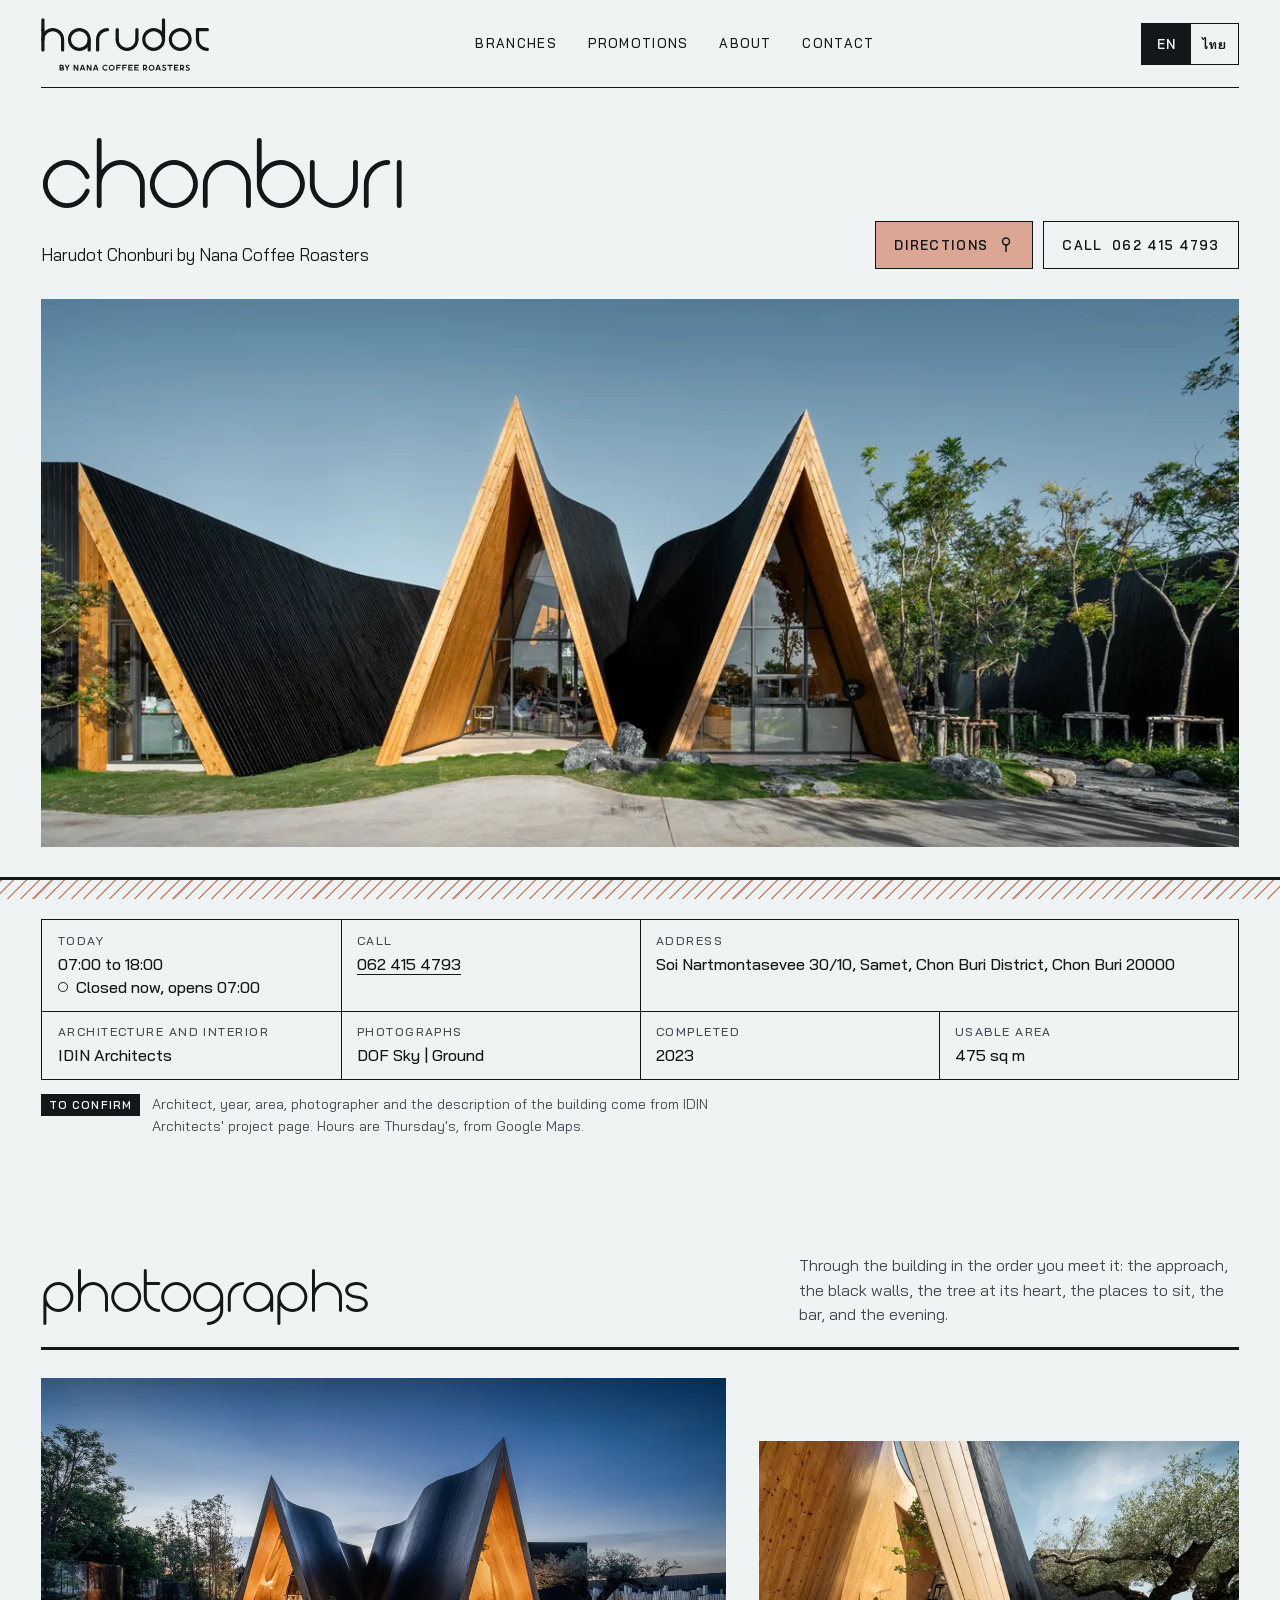
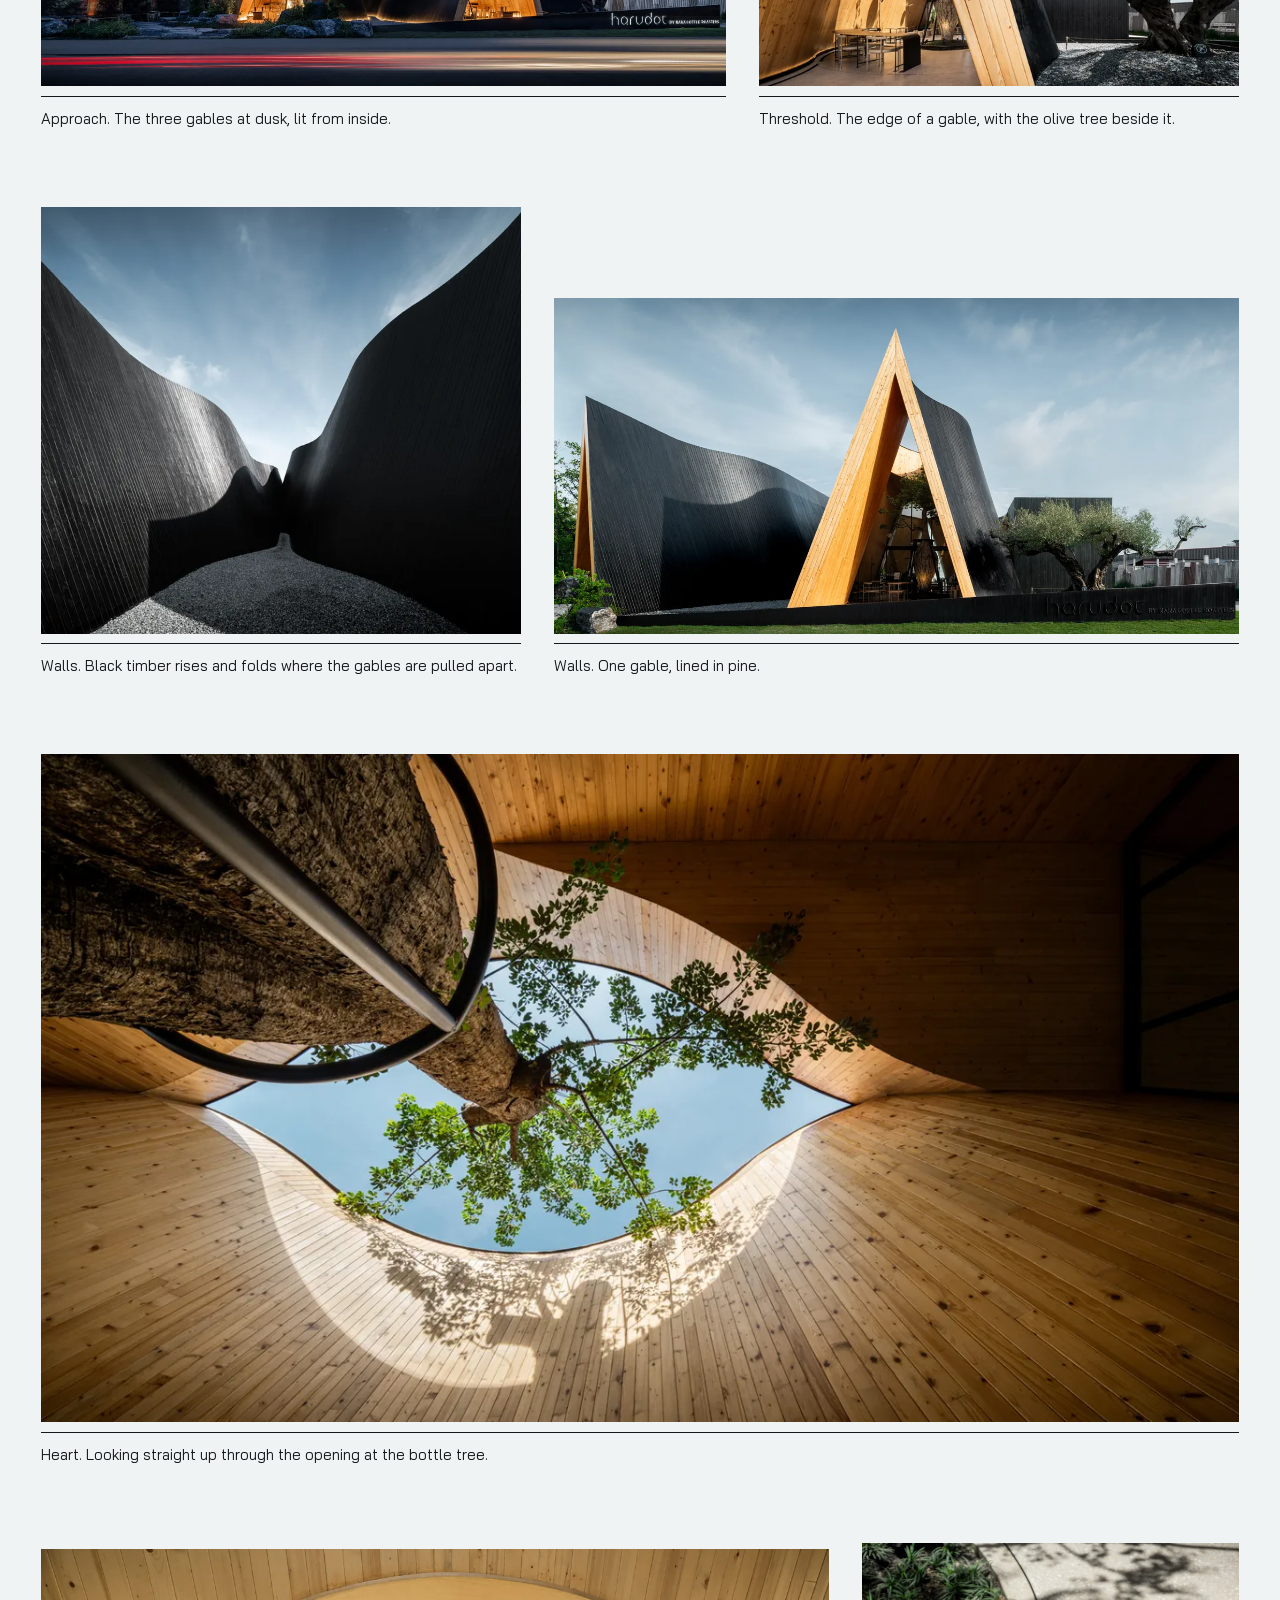
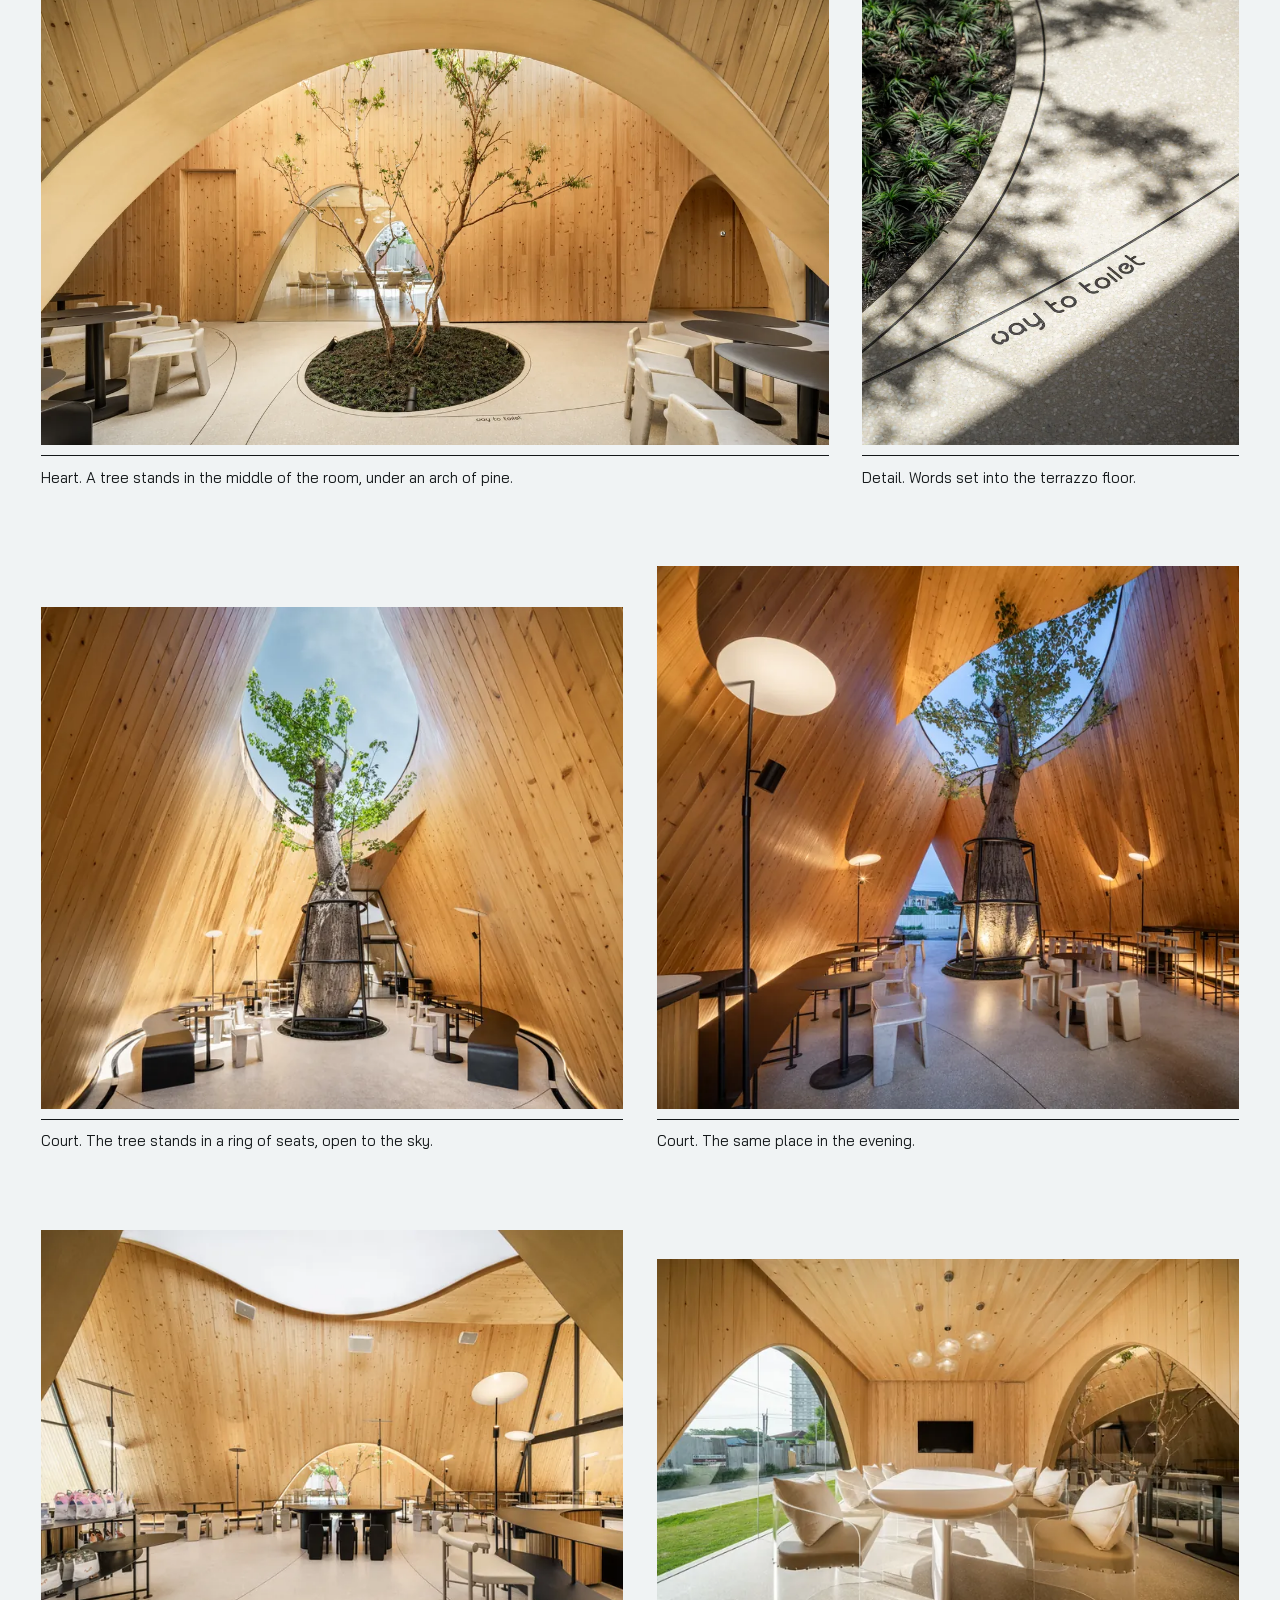
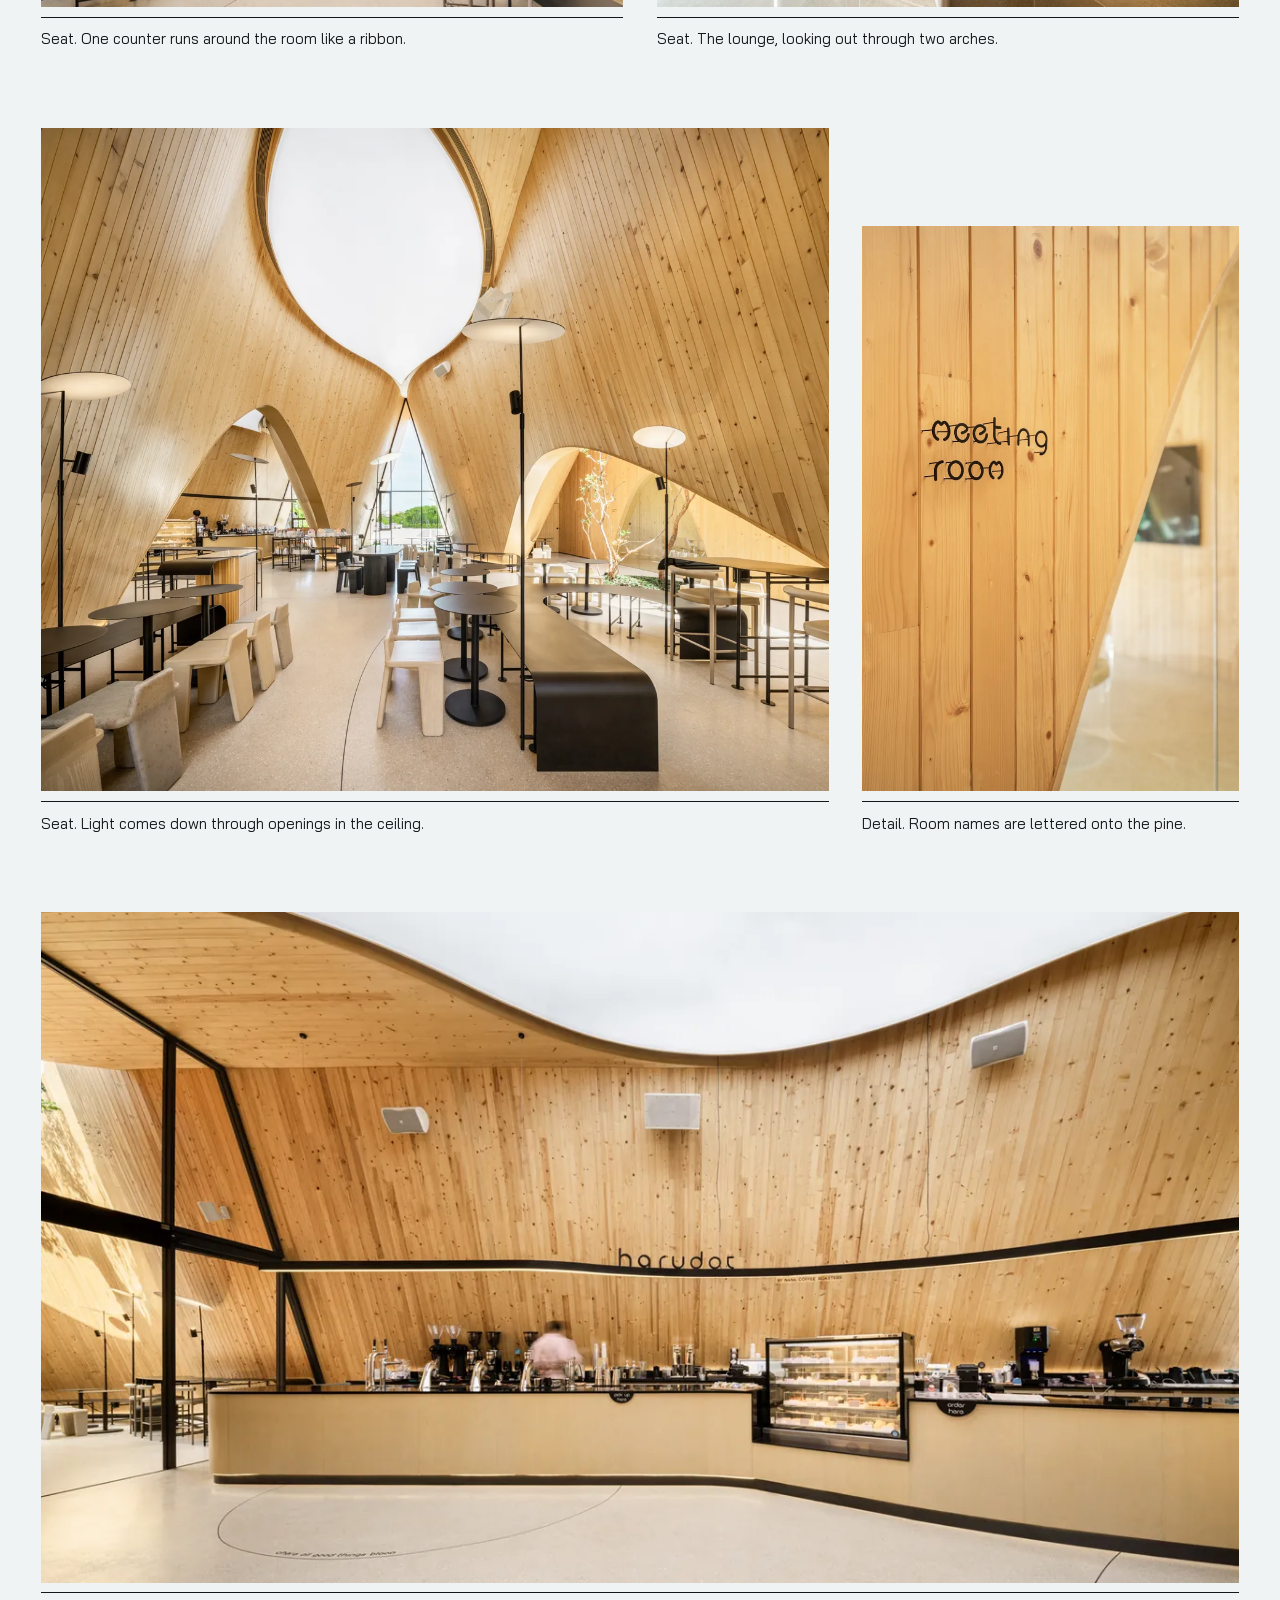
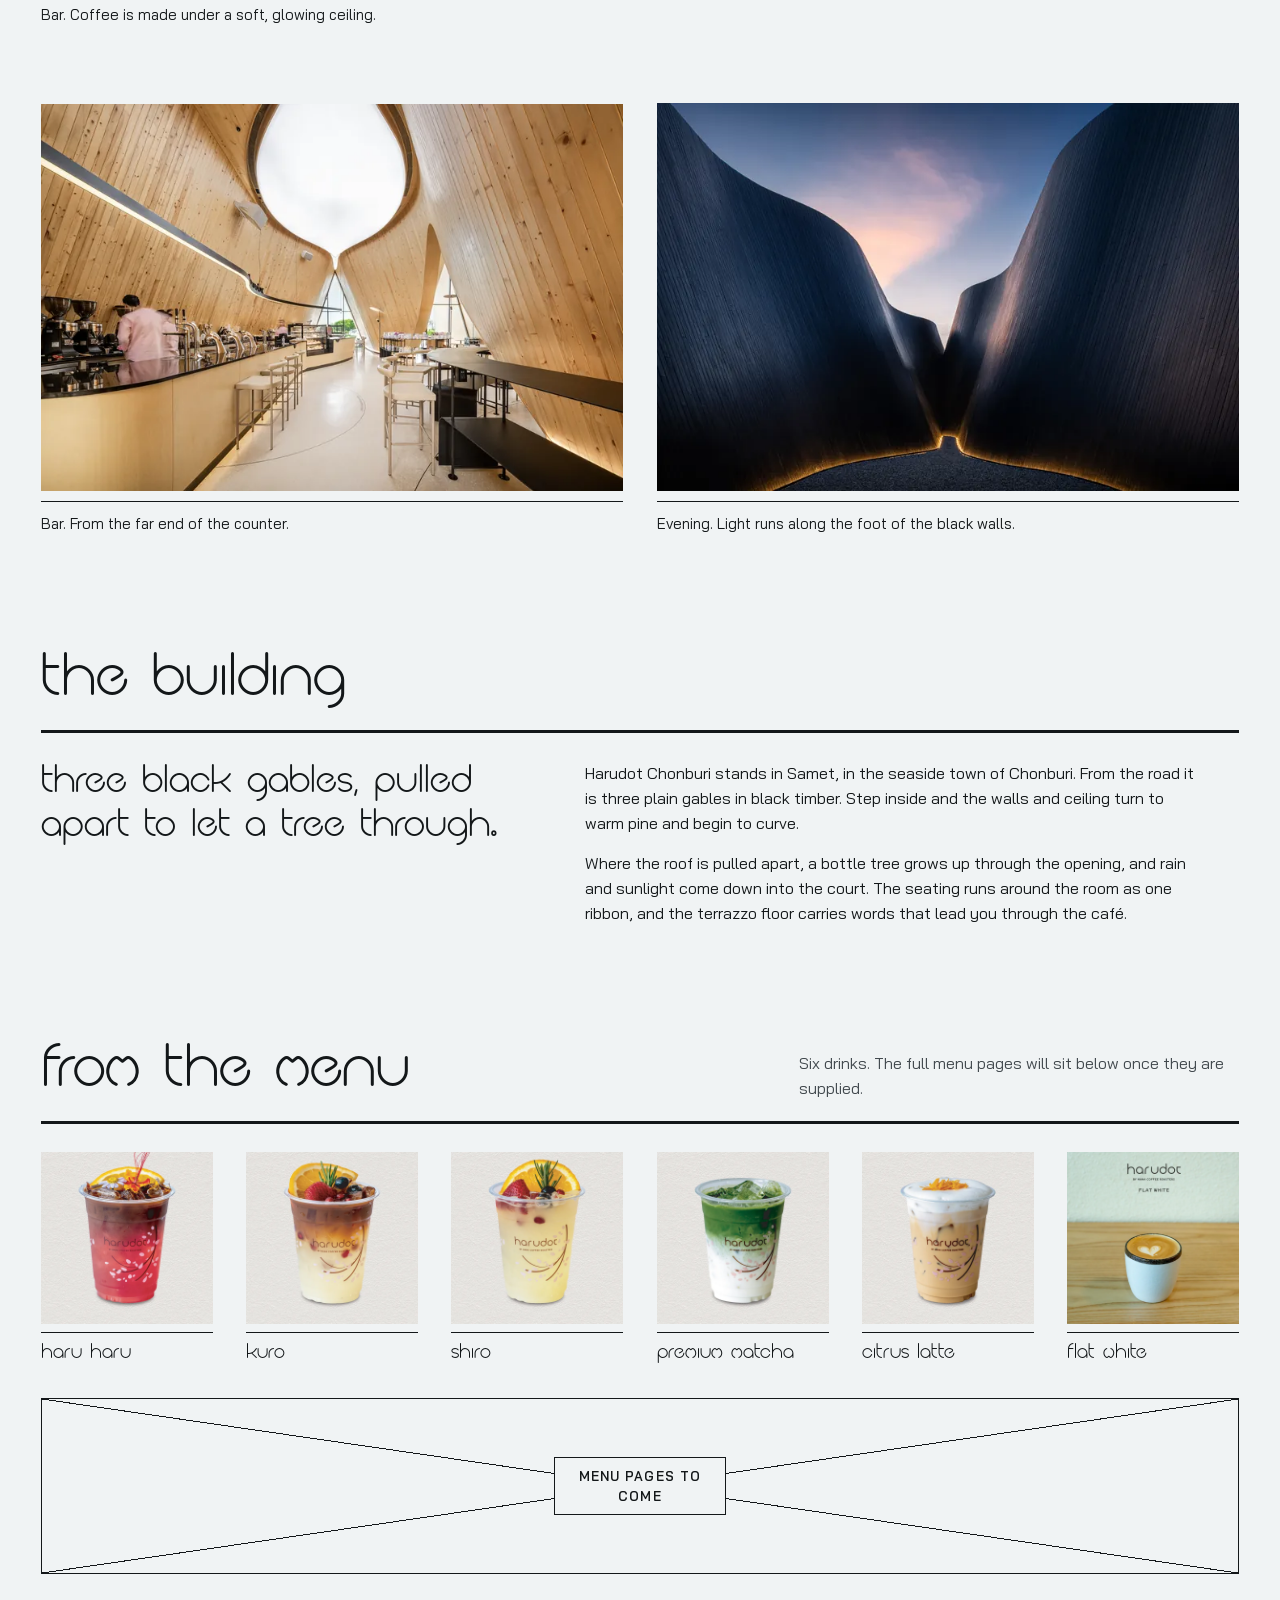
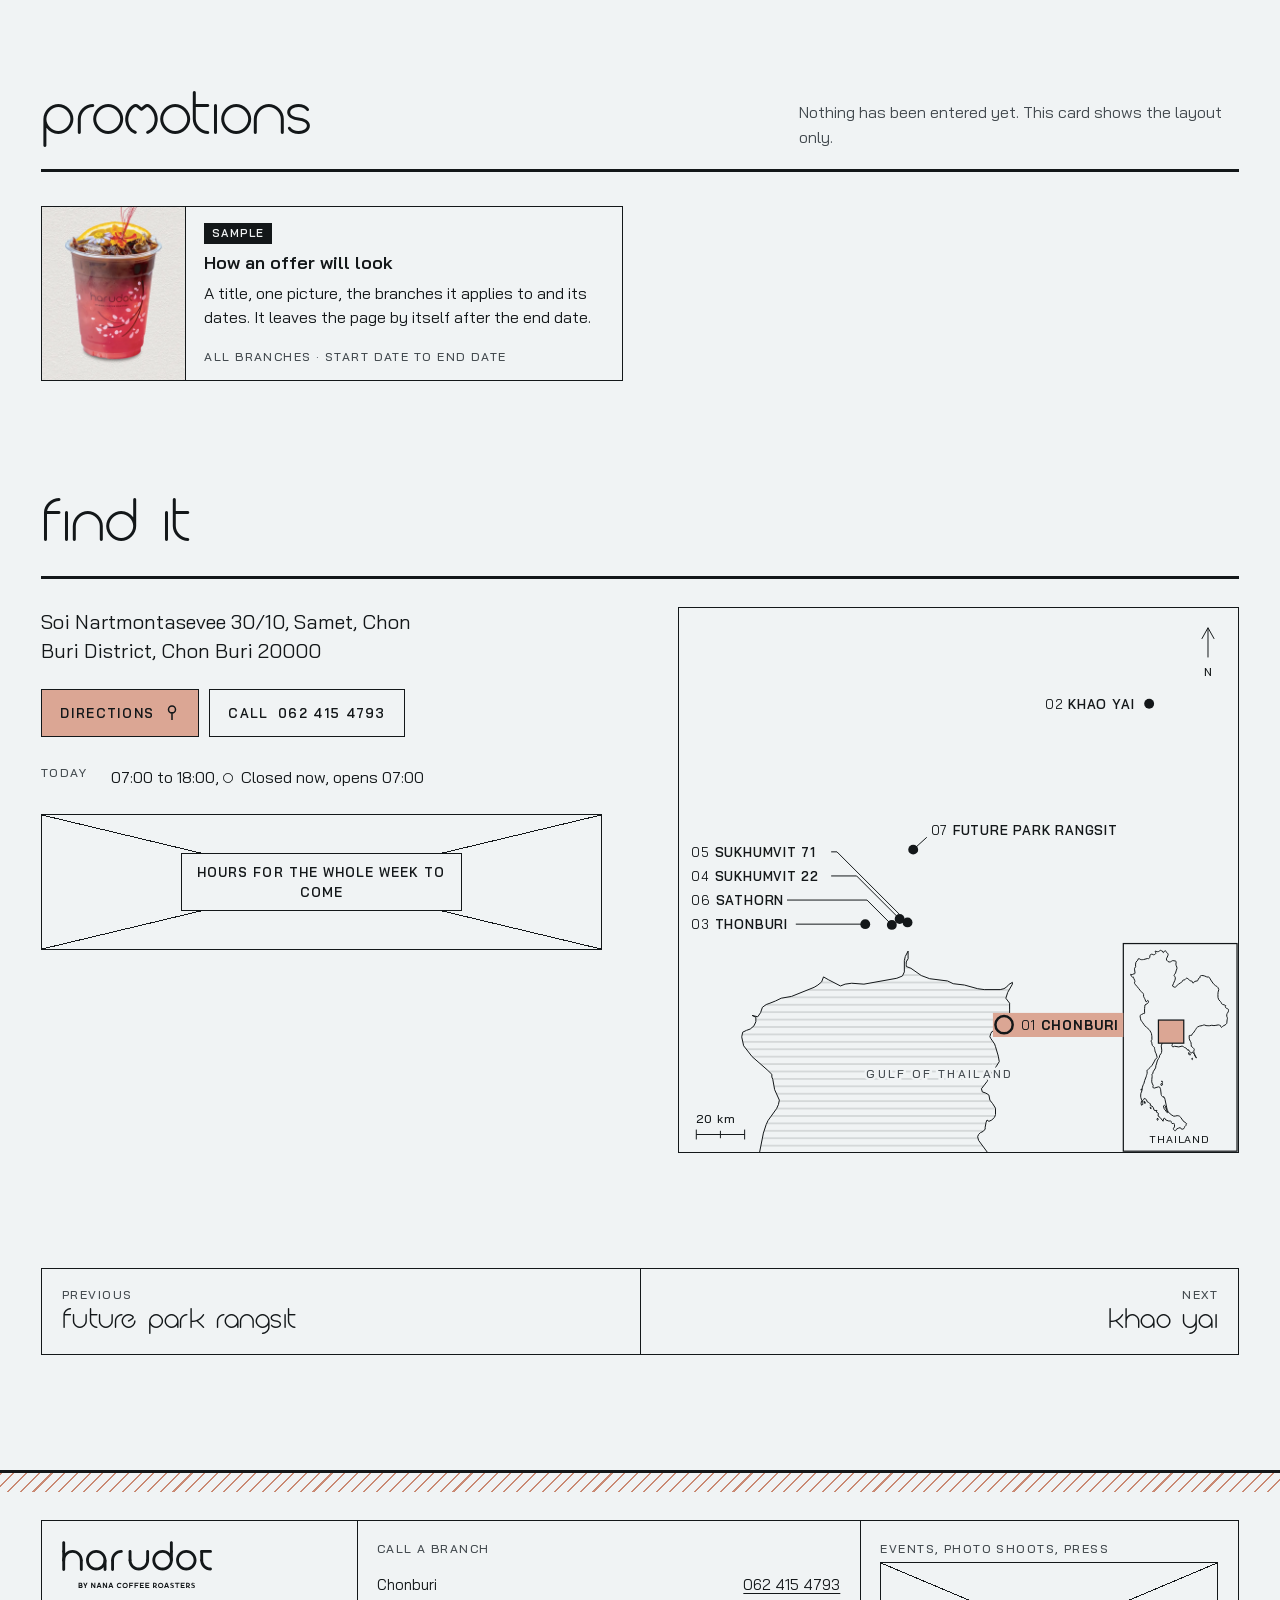
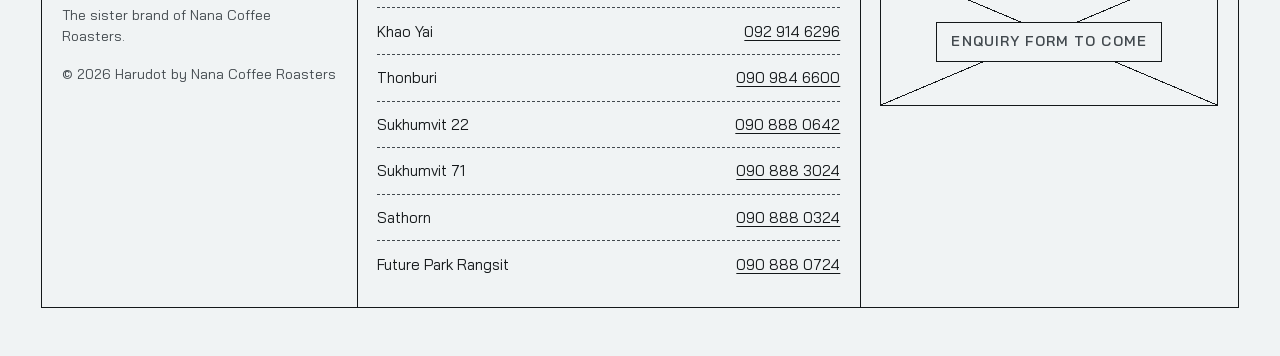
<file: prototype/chonburi.html>
<!doctype html>
<html lang="en" data-lang="en" data-branch="chonburi">
<head>
<meta charset="utf-8">
<meta name="viewport" content="width=device-width, initial-scale=1">
<title>Harudot Chonburi by Nana Coffee Roasters</title>
<meta name="description" content="Harudot Chonburi: photographs, opening hours, address and directions.">
<meta name="robots" content="noindex">
<link rel="preload" href="assets/fonts/haruno-regular.woff2" as="font" type="font/woff2" crossorigin>
<link rel="stylesheet" href="assets/css/site.css">
</head>
<body>
<a class="skip" href="#main"><span data-l="en" lang="en">Skip to the page</span><span data-l="th" lang="th">ข้ามไปยังเนื้อหา</span></a>
<div class="sheet">
<header class="mast">
  <a class="mast__logo" href="index.html" aria-label="Harudot by Nana Coffee Roasters, home"><svg xmlns="http://www.w3.org/2000/svg" xmlns:xlink="http://www.w3.org/1999/xlink" viewBox="251.5 485.0 696.0 219.0" role="img" aria-label="Harudot by Nana Coffee Roasters">
<path fill-rule="nonzero" fill="currentColor" d="M 340.46875 698.371094 C 341.75 698.371094 342.789062 697.335938 342.789062 696.050781 C 342.789062 694.769531 341.75 693.761719 340.46875 693.761719 L 338.804688 693.761719 L 332.9375 696.296875 L 332.9375 698.371094 Z M 339.679688 688.304688 C 340.578125 687.921875 341.179688 687.050781 341.179688 686.066406 C 341.179688 684.757812 340.085938 683.664062 338.75 683.664062 L 332.9375 683.664062 L 332.9375 691.222656 Z M 328.273438 679.027344 L 338.75 679.027344 C 342.652344 679.027344 345.816406 682.191406 345.816406 686.066406 C 345.816406 687.648438 345.296875 689.121094 344.398438 690.320312 C 346.226562 691.578125 347.425781 693.679688 347.425781 696.050781 C 347.425781 699.898438 344.316406 703.007812 340.46875 703.007812 L 328.273438 703.007812 Z M 328.273438 679.027344 "/>
<path fill-rule="nonzero" fill="currentColor" d="M 357.523438 694.496094 L 349.585938 679.054688 L 354.824219 679.054688 L 359.871094 688.847656 L 364.890625 679.054688 L 370.128906 679.054688 L 362.1875 694.496094 L 362.1875 703.007812 L 357.523438 703.007812 Z M 357.523438 694.496094 "/>
<path fill-rule="nonzero" fill="currentColor" d="M 391.167969 687.347656 L 391.167969 703.007812 L 386.503906 703.007812 L 386.503906 679.027344 L 391.359375 679.027344 L 401.617188 695.042969 L 401.617188 679.027344 L 406.253906 679 L 406.253906 703.0625 L 401.179688 703.0625 Z M 391.167969 687.347656 "/>
<path fill-rule="nonzero" fill="currentColor" d="M 427.074219 693.953125 L 423.609375 684.238281 L 420.144531 693.953125 Z M 420.527344 678.972656 L 426.664062 678.972656 L 435.230469 703.007812 L 430.292969 703.007812 L 428.738281 698.617188 L 418.480469 698.617188 L 416.898438 703.007812 L 411.960938 703.007812 Z M 420.527344 678.972656 "/>
<path fill-rule="nonzero" fill="currentColor" d="M 445.601562 687.347656 L 445.601562 703.007812 L 440.9375 703.007812 L 440.9375 679.027344 L 445.792969 679.027344 L 456.050781 695.042969 L 456.050781 679.027344 L 460.691406 679 L 460.691406 703.0625 L 455.617188 703.0625 Z M 445.601562 687.347656 "/>
<path fill-rule="nonzero" fill="currentColor" d="M 481.507812 693.953125 L 478.042969 684.238281 L 474.578125 693.953125 Z M 474.960938 678.972656 L 481.101562 678.972656 L 489.664062 703.007812 L 484.730469 703.007812 L 483.171875 698.617188 L 472.914062 698.617188 L 471.332031 703.007812 L 466.394531 703.007812 Z M 474.960938 678.972656 "/>
<path fill-rule="nonzero" fill="currentColor" d="M 505.765625 691.003906 C 505.765625 684.210938 511.304688 678.644531 518.125 678.644531 C 522.027344 678.644531 525.738281 680.527344 528.058594 683.664062 L 524.320312 686.421875 C 522.84375 684.457031 520.582031 683.3125 518.125 683.3125 C 513.871094 683.3125 510.433594 686.773438 510.433594 691.003906 C 510.433594 695.261719 513.871094 698.726562 518.125 698.726562 C 520.253906 698.726562 522.246094 697.851562 523.71875 696.296875 L 527.128906 699.488281 C 524.785156 701.972656 521.507812 703.363281 518.125 703.363281 C 511.304688 703.363281 505.765625 697.824219 505.765625 691.003906 "/>
<path fill-rule="nonzero" fill="currentColor" d="M 552.179688 691.003906 C 552.179688 686.773438 548.738281 683.3125 544.484375 683.3125 C 540.230469 683.3125 536.789062 686.773438 536.789062 691.003906 C 536.789062 695.261719 540.230469 698.726562 544.484375 698.726562 C 548.738281 698.726562 552.179688 695.261719 552.179688 691.003906 M 532.125 691.003906 C 532.125 684.210938 537.664062 678.644531 544.484375 678.644531 C 551.304688 678.644531 556.84375 684.210938 556.84375 691.003906 C 556.84375 697.824219 551.304688 703.363281 544.484375 703.363281 C 537.664062 703.363281 532.125 697.824219 532.125 691.003906 "/>
<path fill-rule="nonzero" fill="currentColor" d="M 563.09375 679.027344 L 581.539062 679.027344 L 581.539062 683.664062 L 567.761719 683.664062 L 567.761719 688.683594 L 579.027344 688.683594 L 579.027344 693.351562 L 567.761719 693.351562 L 567.761719 703.007812 L 563.09375 703.007812 Z M 563.09375 679.027344 "/>
<path fill-rule="nonzero" fill="currentColor" d="M 588.0625 679.027344 L 606.503906 679.027344 L 606.503906 683.664062 L 592.726562 683.664062 L 592.726562 688.683594 L 603.996094 688.683594 L 603.996094 693.351562 L 592.726562 693.351562 L 592.726562 703.007812 L 588.0625 703.007812 Z M 588.0625 679.027344 "/>
<path fill-rule="nonzero" fill="currentColor" d="M 613.027344 679.027344 L 631.46875 679.027344 L 631.46875 683.664062 L 617.691406 683.664062 L 617.691406 688.683594 L 628.960938 688.683594 L 628.960938 693.351562 L 617.691406 693.351562 L 617.691406 698.371094 L 631.46875 698.371094 L 631.46875 703.007812 L 613.027344 703.007812 Z M 613.027344 679.027344 "/>
<path fill-rule="nonzero" fill="currentColor" d="M 637.996094 679.027344 L 656.4375 679.027344 L 656.4375 683.664062 L 642.660156 683.664062 L 642.660156 688.683594 L 653.925781 688.683594 L 653.925781 693.351562 L 642.660156 693.351562 L 642.660156 698.371094 L 656.4375 698.371094 L 656.4375 703.007812 L 637.996094 703.007812 Z M 637.996094 679.027344 "/>
<path fill-rule="nonzero" fill="currentColor" d="M 684.324219 691.523438 C 685.824219 690.921875 686.804688 689.476562 686.804688 687.839844 L 686.804688 687.648438 C 686.804688 685.464844 685.007812 683.664062 682.824219 683.664062 L 678.566406 683.664062 L 678.566406 693.871094 Z M 681.511719 697.6875 L 678.566406 698.886719 L 678.566406 703.007812 L 673.902344 703.007812 L 673.902344 679.027344 L 682.824219 679.027344 C 687.570312 679.027344 691.445312 682.902344 691.445312 687.648438 L 691.445312 687.839844 C 691.445312 691.386719 689.34375 694.523438 686.070312 695.832031 L 685.851562 695.941406 C 686.316406 696.980469 687.734375 699.082031 691.28125 699.082031 L 691.28125 703.746094 C 685.605469 703.746094 682.632812 700.226562 681.511719 697.6875 "/>
<path fill-rule="nonzero" fill="currentColor" d="M 717.148438 691.003906 C 717.148438 686.773438 713.710938 683.3125 709.453125 683.3125 C 705.199219 683.3125 701.757812 686.773438 701.757812 691.003906 C 701.757812 695.261719 705.199219 698.726562 709.453125 698.726562 C 713.710938 698.726562 717.148438 695.261719 717.148438 691.003906 M 697.09375 691.003906 C 697.09375 684.210938 702.632812 678.644531 709.453125 678.644531 C 716.273438 678.644531 721.8125 684.210938 721.8125 691.003906 C 721.8125 697.824219 716.273438 703.363281 709.453125 703.363281 C 702.632812 703.363281 697.09375 697.824219 697.09375 691.003906 "/>
<path fill-rule="nonzero" fill="currentColor" d="M 740.179688 693.953125 L 736.714844 684.238281 L 733.246094 693.953125 Z M 733.628906 678.972656 L 739.769531 678.972656 L 748.335938 703.007812 L 743.398438 703.007812 L 741.84375 698.617188 L 731.582031 698.617188 L 730 703.007812 L 725.0625 703.007812 Z M 733.628906 678.972656 "/>
<path fill-rule="nonzero" fill="currentColor" d="M 752.757812 700.035156 L 752.675781 699.953125 L 755.320312 696.816406 L 755.433594 696.898438 C 757.367188 698.644531 759.714844 699.597656 762.035156 699.597656 C 764.570312 699.597656 766.152344 698.535156 766.152344 696.84375 C 766.152344 694.90625 764.761719 694.304688 762.609375 693.40625 L 762.25 693.269531 L 758.949219 691.824219 C 755.570312 690.515625 753.769531 688.277344 753.769531 685.355469 C 753.769531 681.347656 757.316406 678.453125 762.226562 678.453125 C 765.144531 678.453125 767.980469 679.574219 770 681.539062 L 770.082031 681.621094 L 767.738281 684.539062 L 767.652344 684.457031 C 765.855469 683.039062 764.191406 682.4375 762.035156 682.4375 C 759.769531 682.4375 758.351562 683.445312 758.351562 685.085938 C 758.351562 686.832031 760.125 687.484375 762.171875 688.277344 L 765.5 689.722656 C 769.101562 691.113281 770.792969 693.214844 770.792969 696.296875 C 770.792969 700.582031 767.082031 703.582031 761.761719 703.582031 C 758.378906 703.582031 755.1875 702.328125 752.757812 700.035156 "/>
<path fill-rule="nonzero" fill="currentColor" d="M 783.589844 683.636719 L 775.40625 683.636719 L 775.40625 679 L 796.46875 679 L 796.46875 683.636719 L 788.226562 683.636719 L 788.226562 703.007812 L 783.589844 703.007812 Z M 783.589844 683.636719 "/>
<path fill-rule="nonzero" fill="currentColor" d="M 802.445312 679.027344 L 820.886719 679.027344 L 820.886719 683.664062 L 807.109375 683.664062 L 807.109375 688.683594 L 818.378906 688.683594 L 818.378906 693.351562 L 807.109375 693.351562 L 807.109375 698.371094 L 820.886719 698.371094 L 820.886719 703.007812 L 802.445312 703.007812 Z M 802.445312 679.027344 "/>
<path fill-rule="nonzero" fill="currentColor" d="M 837.835938 691.523438 C 839.335938 690.921875 840.316406 689.476562 840.316406 687.839844 L 840.316406 687.648438 C 840.316406 685.464844 838.515625 683.664062 836.332031 683.664062 L 832.078125 683.664062 L 832.078125 693.871094 Z M 835.023438 697.6875 L 832.078125 698.886719 L 832.078125 703.007812 L 827.410156 703.007812 L 827.410156 679.027344 L 836.332031 679.027344 C 841.082031 679.027344 844.957031 682.902344 844.957031 687.648438 L 844.957031 687.839844 C 844.957031 691.386719 842.855469 694.523438 839.582031 695.832031 L 839.363281 695.941406 C 839.824219 696.980469 841.242188 699.082031 844.792969 699.082031 L 844.792969 703.746094 C 839.117188 703.746094 836.144531 700.226562 835.023438 697.6875 "/>
<path fill-rule="nonzero" fill="currentColor" d="M 850.140625 700.035156 L 850.058594 699.953125 L 852.703125 696.816406 L 852.816406 696.898438 C 854.75 698.644531 857.097656 699.597656 859.417969 699.597656 C 861.953125 699.597656 863.535156 698.535156 863.535156 696.84375 C 863.535156 694.90625 862.144531 694.304688 859.992188 693.40625 L 859.632812 693.269531 L 856.332031 691.824219 C 852.953125 690.515625 851.152344 688.277344 851.152344 685.355469 C 851.152344 681.347656 854.699219 678.453125 859.609375 678.453125 C 862.527344 678.453125 865.363281 679.574219 867.382812 681.539062 L 867.464844 681.621094 L 865.121094 684.539062 L 865.035156 684.457031 C 863.238281 683.039062 861.574219 682.4375 859.417969 682.4375 C 857.152344 682.4375 855.734375 683.445312 855.734375 685.085938 C 855.734375 686.832031 857.507812 687.484375 859.554688 688.277344 L 862.882812 689.722656 C 866.484375 691.113281 868.175781 693.214844 868.175781 696.296875 C 868.175781 700.582031 864.464844 703.582031 859.144531 703.582031 C 855.761719 703.582031 852.570312 702.328125 850.140625 700.035156 "/>
<path fill-rule="nonzero" fill="currentColor" d="M 341.003906 580.90625 C 337.351562 580.90625 334.390625 577.945312 334.390625 574.292969 C 334.390625 555.441406 319.054688 540.101562 300.203125 540.101562 C 281.347656 540.101562 266.011719 555.441406 266.011719 574.292969 C 266.011719 577.945312 263.050781 580.90625 259.398438 580.90625 C 255.746094 580.90625 252.789062 577.945312 252.789062 574.292969 C 252.789062 548.148438 274.058594 526.878906 300.203125 526.878906 C 326.34375 526.878906 347.613281 548.148438 347.613281 574.292969 C 347.613281 577.945312 344.652344 580.90625 341.003906 580.90625 "/>
<path fill-rule="nonzero" fill="currentColor" d="M 410.335938 540.101562 C 391.480469 540.101562 376.144531 555.441406 376.144531 574.292969 C 376.144531 593.148438 391.480469 608.484375 410.335938 608.484375 C 429.1875 608.484375 444.523438 593.148438 444.523438 574.292969 C 444.523438 555.441406 429.1875 540.101562 410.335938 540.101562 M 410.335938 621.707031 C 384.191406 621.707031 362.921875 600.4375 362.921875 574.292969 C 362.921875 548.148438 384.191406 526.878906 410.335938 526.878906 C 436.476562 526.878906 457.746094 548.148438 457.746094 574.292969 C 457.746094 600.4375 436.476562 621.707031 410.335938 621.707031 "/>
<path fill-rule="nonzero" fill="currentColor" d="M 486.132812 580.90625 C 482.484375 580.90625 479.523438 577.945312 479.523438 574.292969 C 479.523438 548.148438 500.792969 526.878906 526.9375 526.878906 C 530.589844 526.878906 533.546875 529.839844 533.546875 533.492188 C 533.546875 537.140625 530.589844 540.101562 526.9375 540.101562 C 508.082031 540.101562 492.746094 555.441406 492.746094 574.292969 C 492.746094 577.945312 489.785156 580.90625 486.132812 580.90625 "/>
<path fill-rule="nonzero" fill="currentColor" d="M 608.03125 621.707031 C 581.886719 621.707031 560.617188 600.4375 560.617188 574.292969 C 560.617188 570.640625 563.578125 567.683594 567.230469 567.683594 C 570.882812 567.683594 573.839844 570.640625 573.839844 574.292969 C 573.839844 593.144531 589.179688 608.484375 608.03125 608.484375 C 626.882812 608.484375 642.222656 593.144531 642.222656 574.292969 C 642.222656 570.640625 645.179688 567.683594 648.832031 567.683594 C 652.484375 567.683594 655.445312 570.640625 655.445312 574.292969 C 655.445312 600.4375 634.175781 621.707031 608.03125 621.707031 "/>
<path fill-rule="nonzero" fill="currentColor" d="M 718.164062 540.101562 C 699.3125 540.101562 683.972656 555.441406 683.972656 574.292969 C 683.972656 593.148438 699.3125 608.484375 718.164062 608.484375 C 737.015625 608.484375 752.355469 593.148438 752.355469 574.292969 C 752.355469 555.441406 737.015625 540.101562 718.164062 540.101562 M 718.164062 621.707031 C 692.019531 621.707031 670.75 600.4375 670.75 574.292969 C 670.75 548.148438 692.019531 526.878906 718.164062 526.878906 C 744.308594 526.878906 765.578125 548.148438 765.578125 574.292969 C 765.578125 600.4375 744.308594 621.707031 718.164062 621.707031 "/>
<path fill-rule="nonzero" fill="currentColor" d="M 828.296875 540.101562 C 809.445312 540.101562 794.105469 555.441406 794.105469 574.292969 C 794.105469 593.148438 809.445312 608.484375 828.296875 608.484375 C 847.148438 608.484375 862.488281 593.148438 862.488281 574.292969 C 862.488281 555.441406 847.148438 540.101562 828.296875 540.101562 M 828.296875 621.707031 C 802.152344 621.707031 780.882812 600.4375 780.882812 574.292969 C 780.882812 548.148438 802.152344 526.878906 828.296875 526.878906 C 854.441406 526.878906 875.710938 548.148438 875.710938 574.292969 C 875.710938 600.4375 854.441406 621.707031 828.296875 621.707031 "/>
<path fill-rule="nonzero" fill="currentColor" d="M 940.601562 621.707031 C 914.457031 621.707031 893.1875 600.4375 893.1875 574.292969 C 893.1875 570.640625 896.148438 567.679688 899.796875 567.679688 C 903.449219 567.679688 906.410156 570.640625 906.410156 574.292969 C 906.410156 593.144531 921.746094 608.484375 940.601562 608.484375 C 944.25 608.484375 947.210938 611.441406 947.210938 615.09375 C 947.210938 618.746094 944.25 621.707031 940.601562 621.707031 "/>
<path fill-rule="nonzero" fill="currentColor" d="M 259.398438 580.90625 C 255.75 580.90625 252.789062 577.945312 252.789062 574.292969 L 252.789062 533.492188 C 252.789062 529.839844 255.75 526.878906 259.398438 526.878906 C 263.050781 526.878906 266.011719 529.839844 266.011719 533.492188 L 266.011719 574.292969 C 266.011719 577.945312 263.050781 580.90625 259.398438 580.90625 "/>
<path fill-rule="nonzero" fill="currentColor" d="M 451.136719 623.847656 C 447.484375 623.847656 444.523438 620.886719 444.523438 617.234375 L 444.523438 576.433594 C 444.523438 572.78125 447.484375 569.820312 451.136719 569.820312 C 454.785156 569.820312 457.746094 572.78125 457.746094 576.433594 L 457.746094 617.234375 C 457.746094 620.886719 454.785156 623.847656 451.136719 623.847656 "/>
<path fill-rule="nonzero" fill="currentColor" d="M 486.132812 623.847656 C 482.484375 623.847656 479.523438 620.886719 479.523438 617.234375 L 479.523438 576.433594 C 479.523438 572.78125 482.484375 569.820312 486.132812 569.820312 C 489.785156 569.820312 492.746094 572.78125 492.746094 576.433594 L 492.746094 617.234375 C 492.746094 620.886719 489.785156 623.847656 486.132812 623.847656 "/>
<path fill-rule="nonzero" fill="currentColor" d="M 758.964844 580.90625 C 755.316406 580.90625 752.355469 577.945312 752.355469 574.292969 L 752.355469 533.492188 C 752.355469 529.839844 755.316406 526.878906 758.964844 526.878906 C 762.617188 526.878906 765.578125 529.839844 765.578125 533.492188 L 765.578125 574.292969 C 765.578125 577.945312 762.617188 580.90625 758.964844 580.90625 "/>
<path fill-rule="nonzero" fill="currentColor" d="M 259.398438 540.101562 C 255.75 540.101562 252.789062 537.144531 252.789062 533.492188 L 252.789062 492.6875 C 252.789062 489.039062 255.75 486.078125 259.398438 486.078125 C 263.050781 486.078125 266.011719 489.039062 266.011719 492.6875 L 266.011719 533.492188 C 266.011719 537.144531 263.050781 540.101562 259.398438 540.101562 "/>
<path fill-rule="nonzero" fill="currentColor" d="M 259.398438 623.847656 C 255.75 623.847656 252.789062 620.886719 252.789062 617.234375 L 252.789062 576.433594 C 252.789062 572.78125 255.75 569.820312 259.398438 569.820312 C 263.050781 569.820312 266.011719 572.78125 266.011719 576.433594 L 266.011719 617.234375 C 266.011719 620.886719 263.050781 623.847656 259.398438 623.847656 "/>
<path fill-rule="nonzero" fill="currentColor" d="M 341.003906 623.847656 C 337.351562 623.847656 334.390625 620.886719 334.390625 617.234375 L 334.390625 576.433594 C 334.390625 572.78125 337.351562 569.820312 341.003906 569.820312 C 344.652344 569.820312 347.613281 572.78125 347.613281 576.433594 L 347.613281 617.234375 C 347.613281 620.886719 344.652344 623.847656 341.003906 623.847656 "/>
<path fill-rule="nonzero" fill="currentColor" d="M 567.230469 580.90625 C 563.578125 580.90625 560.617188 577.945312 560.617188 574.292969 L 560.617188 533.492188 C 560.617188 529.839844 563.578125 526.878906 567.230469 526.878906 C 570.878906 526.878906 573.839844 529.839844 573.839844 533.492188 L 573.839844 574.292969 C 573.839844 577.945312 570.878906 580.90625 567.230469 580.90625 "/>
<path fill-rule="nonzero" fill="currentColor" d="M 648.832031 580.90625 C 645.183594 580.90625 642.222656 577.945312 642.222656 574.292969 L 642.222656 533.492188 C 642.222656 529.839844 645.183594 526.878906 648.832031 526.878906 C 652.484375 526.878906 655.445312 529.839844 655.445312 533.492188 L 655.445312 574.292969 C 655.445312 577.945312 652.484375 580.90625 648.832031 580.90625 "/>
<path fill-rule="nonzero" fill="currentColor" d="M 758.964844 540.101562 C 755.316406 540.101562 752.355469 537.144531 752.355469 533.492188 L 752.355469 492.6875 C 752.355469 489.039062 755.316406 486.078125 758.964844 486.078125 C 762.617188 486.078125 765.578125 489.039062 765.578125 492.6875 L 765.578125 533.492188 C 765.578125 537.144531 762.617188 540.101562 758.964844 540.101562 "/>
<path fill-rule="nonzero" fill="currentColor" d="M 899.796875 580.90625 C 896.148438 580.90625 893.1875 577.945312 893.1875 574.292969 L 893.1875 533.492188 C 893.1875 529.839844 896.148438 526.878906 899.796875 526.878906 C 903.449219 526.878906 906.410156 529.839844 906.410156 533.492188 L 906.410156 574.292969 C 906.410156 577.945312 903.449219 580.90625 899.796875 580.90625 "/>
<path fill-rule="nonzero" fill="currentColor" d="M 940.601562 540.101562 L 899.796875 540.101562 C 896.148438 540.101562 893.1875 537.144531 893.1875 533.492188 C 893.1875 529.839844 896.148438 526.878906 899.796875 526.878906 L 940.601562 526.878906 C 944.25 526.878906 947.210938 529.839844 947.210938 533.492188 C 947.210938 537.144531 944.25 540.101562 940.601562 540.101562 "/>
</svg></a>
  <nav aria-label="Main"><ul>
    <li><a href="index.html#branches"><span data-l="en" lang="en">Branches</span><span data-l="th" lang="th">สาขา</span></a></li>
    <li><a href="index.html#promotions"><span data-l="en" lang="en">Promotions</span><span data-l="th" lang="th">โปรโมชัน</span></a></li>
    <li><a href="index.html#about"><span data-l="en" lang="en">About</span><span data-l="th" lang="th">เกี่ยวกับเรา</span></a></li>
    <li><a href="#contact"><span data-l="en" lang="en">Contact</span><span data-l="th" lang="th">ติดต่อ</span></a></li>
  </ul></nav>
  <div class="lang" role="group" aria-label="Language"><button type="button" data-set="en" aria-pressed="true" lang="en">EN</button><button type="button" data-set="th" aria-pressed="false" lang="th">ไทย</button></div>
</header>
<main id="main">

<div class="title">
  <div>
    <h1><span data-l="en" lang="en">chonburi</span><span data-l="th" lang="th">ชลบุรี</span></h1>
    <p class="title__full"><span data-l="en" lang="en">Harudot Chonburi by Nana Coffee Roasters</span><span data-l="th" lang="th">ฮารุดอท ชลบุรี บาย นานา คอฟฟี่ โรสเตอร์</span></p>
  </div>
  <div class="title__acts"><a class="btn btn--fill" href="https://maps.app.goo.gl/tfMDVUywMt3NgQyj7" target="_blank" rel="noopener"><span data-l="en" lang="en">Directions</span><span data-l="th" lang="th">เส้นทาง</span><svg viewBox="0 0 16 16" fill="none" stroke="currentColor" stroke-width="1.5" aria-hidden="true"><path d="M8 15V7M8 1v0M4.5 4.5a3.5 3.5 0 1 1 7 0a3.5 3.5 0 0 1-7 0Z"/></svg></a><a class="btn" href="tel:+66624154793"><span data-l="en" lang="en">Call</span><span data-l="th" lang="th">โทร</span> 062 415 4793</a></div>
</div>

<figure class="fig">
  <img src="assets/img/chonburi/069-1280.webp" srcset="assets/img/chonburi/069-720.webp 720w, assets/img/chonburi/069-1280.webp 1280w, assets/img/chonburi/069-2000.webp 2000w" sizes="100vw" width="2000" height="915" alt="Harudot Chonburi from the road: three black timber gables, each opening lined in pine" fetchpriority="high">
</figure>
<div class="ground ground--bleed"></div>
<dl class="tb tb--facts">
  <div><dt class="lbl"><span data-l="en" lang="en">Today</span><span data-l="th" lang="th">วันนี้</span></dt><dd><span data-hours="chonburi">07:00 to 18:00</span><br><span class="state" data-state="chonburi"><i></i><span></span></span></dd></div>
  <div><dt class="lbl"><span data-l="en" lang="en">Call</span><span data-l="th" lang="th">โทร</span></dt><dd><a href="tel:+66624154793">062 415 4793</a></dd></div>
  <div class="wide"><dt class="lbl"><span data-l="en" lang="en">Address</span><span data-l="th" lang="th">ที่อยู่</span></dt><dd><span data-l="en" lang="en">Soi Nartmontasevee 30/10, Samet, Chon Buri District, Chon Buri 20000</span><span data-l="th" lang="th">ซอยนารถมนตเสวี 30/10 ตำบลเสม็ด อำเภอเมืองชลบุรี ชลบุรี 20000</span></dd></div>
  <div><dt class="lbl"><span data-l="en" lang="en">Architecture and interior</span><span data-l="th" lang="th">สถาปัตยกรรมและตกแต่งภายใน</span></dt><dd>IDIN Architects</dd></div>
  <div><dt class="lbl"><span data-l="en" lang="en">Photographs</span><span data-l="th" lang="th">ภาพถ่าย</span></dt><dd>DOF Sky | Ground</dd></div>
  <div><dt class="lbl"><span data-l="en" lang="en">Completed</span><span data-l="th" lang="th">แล้วเสร็จ</span></dt><dd>2023</dd></div>
  <div><dt class="lbl"><span data-l="en" lang="en">Usable area</span><span data-l="th" lang="th">พื้นที่ใช้สอย</span></dt><dd><span data-l="en" lang="en">475 sq m</span><span data-l="th" lang="th">475 ตร.ม.</span></dd></div>
</dl>
<p class="check"><span class="chip"><span data-l="en" lang="en">To confirm</span><span data-l="th" lang="th">รอยืนยัน</span></span><span><span data-l="en" lang="en">Architect, year, area, photographer and the description of the building come from IDIN Architects' project page. Hours are Thursday's, from Google Maps.</span><span data-l="th" lang="th">ชื่อสถาปนิก ปีที่แล้วเสร็จ พื้นที่ ชื่อช่างภาพ และคำบรรยายอาคาร นำมาจากหน้าโครงการของ IDIN Architects เวลาทำการเป็นของวันพฤหัสบดีจาก Google Maps</span></span></p>

<section class="sec" id="plates">
  <div class="sec__head"><h2><span data-l="en" lang="en">photographs</span><span data-l="th" lang="th">ภาพถ่าย</span></h2><p><span data-l="en" lang="en">Through the building in the order you meet it: the approach, the black walls, the tree at its heart, the places to sit, the bar, and the evening.</span><span data-l="th" lang="th">เดินชมอาคารตามลำดับที่คุณจะได้พบ ตั้งแต่ทางเข้า ผนังสีดำ ต้นไม้ใจกลางอาคาร ที่นั่ง บาร์ จนถึงยามเย็น</span></p></div>
  <div class="plates">
    <figure class="fig s7"><img src="assets/img/chonburi/082-1280.webp" srcset="assets/img/chonburi/082-720.webp 720w, assets/img/chonburi/082-1280.webp 1280w, assets/img/chonburi/082-2000.webp 2000w" sizes="(max-width: 820px) 100vw, 58vw" width="2000" height="900" alt="Approach. The three gables at dusk, lit from inside." loading="lazy" decoding="async"><figcaption><span data-l="en" lang="en">Approach. The three gables at dusk, lit from inside.</span><span data-l="th" lang="th">ทางเข้า จั่วสามหลังยามพลบค่ำ สว่างจากแสงภายใน</span></figcaption></figure>
    <figure class="fig s5"><img src="assets/img/chonburi/016-1280.webp" srcset="assets/img/chonburi/016-720.webp 720w, assets/img/chonburi/016-1280.webp 1280w, assets/img/chonburi/016-2000.webp 2000w" sizes="(max-width: 820px) 100vw, 42vw" width="2000" height="1026" alt="Threshold. The edge of a gable, with the olive tree beside it." loading="lazy" decoding="async"><figcaption><span data-l="en" lang="en">Threshold. The edge of a gable, with the olive tree beside it.</span><span data-l="th" lang="th">ธรณีประตู ขอบจั่วและต้นมะกอกที่อยู่เคียงกัน</span></figcaption></figure>
    <figure class="fig s5"><img src="assets/img/chonburi/012-1280.webp" srcset="assets/img/chonburi/012-720.webp 720w, assets/img/chonburi/012-1280.webp 1280w, assets/img/chonburi/012-2000.webp 2000w" sizes="(max-width: 820px) 100vw, 42vw" width="2000" height="1781" alt="Walls. Black timber rises and folds where the gables are pulled apart." loading="lazy" decoding="async"><figcaption><span data-l="en" lang="en">Walls. Black timber rises and folds where the gables are pulled apart.</span><span data-l="th" lang="th">ผนัง ไม้สีดำโค้งตัวขึ้นตรงจุดที่จั่วแยกออกจากกัน</span></figcaption></figure>
    <figure class="fig s7"><img src="assets/img/chonburi/005-1280.webp" srcset="assets/img/chonburi/005-720.webp 720w, assets/img/chonburi/005-1280.webp 1280w, assets/img/chonburi/005-2000.webp 2000w" sizes="(max-width: 820px) 100vw, 58vw" width="2000" height="981" alt="Walls. One gable, lined in pine." loading="lazy" decoding="async"><figcaption><span data-l="en" lang="en">Walls. One gable, lined in pine.</span><span data-l="th" lang="th">ผนัง จั่วหนึ่งหลังกรุด้วยไม้สน</span></figcaption></figure>
    <figure class="fig"><img src="assets/img/chonburi/025-1280.webp" srcset="assets/img/chonburi/025-720.webp 720w, assets/img/chonburi/025-1280.webp 1280w, assets/img/chonburi/025-2000.webp 2000w" sizes="100vw" width="2000" height="1116" alt="Heart. Looking straight up through the opening at the bottle tree." loading="lazy" decoding="async"><figcaption><span data-l="en" lang="en">Heart. Looking straight up through the opening at the bottle tree.</span><span data-l="th" lang="th">ใจกลางอาคาร มองขึ้นไปผ่านช่องเปิดสู่ต้นไม้และท้องฟ้า</span></figcaption></figure>
    <figure class="fig s8"><img src="assets/img/chonburi/053-1280.webp" srcset="assets/img/chonburi/053-720.webp 720w, assets/img/chonburi/053-1280.webp 1280w, assets/img/chonburi/053-2000.webp 2000w" sizes="(max-width: 820px) 100vw, 66vw" width="2000" height="1261" alt="Heart. A tree stands in the middle of the room, under an arch of pine." loading="lazy" decoding="async"><figcaption><span data-l="en" lang="en">Heart. A tree stands in the middle of the room, under an arch of pine.</span><span data-l="th" lang="th">ใจกลางอาคาร ต้นไม้ยืนอยู่กลางห้องใต้ซุ้มโค้งไม้สน</span></figcaption></figure>
    <figure class="fig s4"><img src="assets/img/chonburi/063-1280.webp" srcset="assets/img/chonburi/063-720.webp 720w, assets/img/chonburi/063-1280.webp 1280w" sizes="(max-width: 820px) 100vw, 34vw" width="1280" height="1707" alt="Detail. Words set into the terrazzo floor." loading="lazy" decoding="async"><figcaption><span data-l="en" lang="en">Detail. Words set into the terrazzo floor.</span><span data-l="th" lang="th">รายละเอียด ถ้อยคำที่ฝังอยู่ในพื้นหินขัด</span></figcaption></figure>
    <figure class="fig s6"><img src="assets/img/chonburi/023-1280.webp" srcset="assets/img/chonburi/023-720.webp 720w, assets/img/chonburi/023-1280.webp 1280w, assets/img/chonburi/023-2000.webp 2000w" sizes="(max-width: 820px) 100vw, 50vw" width="2000" height="1724" alt="Court. The tree stands in a ring of seats, open to the sky." loading="lazy" decoding="async"><figcaption><span data-l="en" lang="en">Court. The tree stands in a ring of seats, open to the sky.</span><span data-l="th" lang="th">ลานกลาง ต้นไม้ยืนอยู่กลางวงที่นั่ง เปิดโล่งสู่ท้องฟ้า</span></figcaption></figure>
    <figure class="fig s6"><img src="assets/img/chonburi/072-1280.webp" srcset="assets/img/chonburi/072-720.webp 720w, assets/img/chonburi/072-1280.webp 1280w, assets/img/chonburi/072-2000.webp 2000w" sizes="(max-width: 820px) 100vw, 50vw" width="2000" height="1866" alt="Court. The same place in the evening." loading="lazy" decoding="async"><figcaption><span data-l="en" lang="en">Court. The same place in the evening.</span><span data-l="th" lang="th">ลานกลาง มุมเดียวกันในยามเย็น</span></figcaption></figure>
    <figure class="fig s6"><img src="assets/img/chonburi/049-1280.webp" srcset="assets/img/chonburi/049-720.webp 720w, assets/img/chonburi/049-1280.webp 1280w, assets/img/chonburi/049-2000.webp 2000w" sizes="(max-width: 820px) 100vw, 50vw" width="2000" height="1297" alt="Seat. One counter runs around the room like a ribbon." loading="lazy" decoding="async"><figcaption><span data-l="en" lang="en">Seat. One counter runs around the room like a ribbon.</span><span data-l="th" lang="th">ที่นั่ง เคาน์เตอร์เส้นเดียวทอดยาวรอบห้องดั่งริบบิ้น</span></figcaption></figure>
    <figure class="fig s6"><img src="assets/img/chonburi/040-1280.webp" srcset="assets/img/chonburi/040-720.webp 720w, assets/img/chonburi/040-1280.webp 1280w, assets/img/chonburi/040-2000.webp 2000w" sizes="(max-width: 820px) 100vw, 50vw" width="2000" height="1197" alt="Seat. The lounge, looking out through two arches." loading="lazy" decoding="async"><figcaption><span data-l="en" lang="en">Seat. The lounge, looking out through two arches.</span><span data-l="th" lang="th">ที่นั่ง มุมเลานจ์ที่มองออกไปผ่านซุ้มโค้งสองช่อง</span></figcaption></figure>
    <figure class="fig s8"><img src="assets/img/chonburi/060-1280.webp" srcset="assets/img/chonburi/060-720.webp 720w, assets/img/chonburi/060-1280.webp 1280w, assets/img/chonburi/060-2000.webp 2000w" sizes="(max-width: 820px) 100vw, 66vw" width="2000" height="1686" alt="Seat. Light comes down through openings in the ceiling." loading="lazy" decoding="async"><figcaption><span data-l="en" lang="en">Seat. Light comes down through openings in the ceiling.</span><span data-l="th" lang="th">ที่นั่ง แสงส่องลงมาผ่านช่องเปิดบนเพดาน</span></figcaption></figure>
    <figure class="fig s4"><img src="assets/img/chonburi/039-1280.webp" srcset="assets/img/chonburi/039-720.webp 720w, assets/img/chonburi/039-1280.webp 1280w" sizes="(max-width: 820px) 100vw, 34vw" width="1280" height="1919" alt="Detail. Room names are lettered onto the pine." loading="lazy" decoding="async"><figcaption><span data-l="en" lang="en">Detail. Room names are lettered onto the pine.</span><span data-l="th" lang="th">รายละเอียด ชื่อห้องเขียนลงบนผนังไม้สน</span></figcaption></figure>
    <figure class="fig"><img src="assets/img/chonburi/044-1280.webp" srcset="assets/img/chonburi/044-720.webp 720w, assets/img/chonburi/044-1280.webp 1280w, assets/img/chonburi/044-2000.webp 2000w" sizes="100vw" width="2000" height="1121" alt="Bar. Coffee is made under a soft, glowing ceiling." loading="lazy" decoding="async"><figcaption><span data-l="en" lang="en">Bar. Coffee is made under a soft, glowing ceiling.</span><span data-l="th" lang="th">บาร์ กาแฟถูกชงใต้ฝ้าเพดานที่เรืองแสงนุ่มนวล</span></figcaption></figure>
    <figure class="fig s6"><img src="assets/img/chonburi/043-1280.webp" srcset="assets/img/chonburi/043-720.webp 720w, assets/img/chonburi/043-1280.webp 1280w, assets/img/chonburi/043-2000.webp 2000w" sizes="(max-width: 820px) 100vw, 50vw" width="2000" height="1331" alt="Bar. From the far end of the counter." loading="lazy" decoding="async"><figcaption><span data-l="en" lang="en">Bar. From the far end of the counter.</span><span data-l="th" lang="th">บาร์ มองจากปลายเคาน์เตอร์</span></figcaption></figure>
    <figure class="fig s6"><img src="assets/img/chonburi/077-1280.webp" srcset="assets/img/chonburi/077-720.webp 720w, assets/img/chonburi/077-1280.webp 1280w, assets/img/chonburi/077-2000.webp 2000w" sizes="(max-width: 820px) 100vw, 50vw" width="2000" height="1333" alt="Evening. Light runs along the foot of the black walls." loading="lazy" decoding="async"><figcaption><span data-l="en" lang="en">Evening. Light runs along the foot of the black walls.</span><span data-l="th" lang="th">ยามเย็น แสงไฟทอดยาวตามแนวฐานผนังสีดำ</span></figcaption></figure>
  </div>
</section>

<section class="sec" id="building">
  <div class="sec__head"><h2><span data-l="en" lang="en">the building</span><span data-l="th" lang="th">ตัวอาคาร</span></h2></div>
  <div class="story">
    <h3 data-l="en" lang="en">Three black gables, pulled apart to let a tree through.</h3><h3 data-l="th" lang="th">จั่วสีดำสามหลัง ที่แยกออกเพื่อเปิดทางให้ต้นไม้</h3>
    <div class="prose">
      <p data-l="en" lang="en">Harudot Chonburi stands in Samet, in the seaside town of Chonburi. From the road it is three plain gables in black timber. Step inside and the walls and ceiling turn to warm pine and begin to curve.</p><p data-l="th" lang="th">ฮารุดอท ชลบุรี ตั้งอยู่ที่ตำบลเสม็ด ในเมืองชายทะเลชลบุรี เมื่อมองจากถนนจะเห็นจั่วเรียบง่ายสามหลังกรุด้วยไม้สีดำ เมื่อก้าวเข้าไป ผนังและเพดานจะเปลี่ยนเป็นไม้สนโทนอุ่นและเริ่มโค้งตัว</p>
      <p data-l="en" lang="en">Where the roof is pulled apart, a bottle tree grows up through the opening, and rain and sunlight come down into the court. The seating runs around the room as one ribbon, and the terrazzo floor carries words that lead you through the café.</p><p data-l="th" lang="th">ตรงจุดที่หลังคาแยกออก ต้นไม้เติบโตทะลุช่องเปิดขึ้นไป ฝนและแสงแดดจึงส่องลงมาถึงลานด้านใน ที่นั่งทอดยาวรอบห้องเป็นเส้นเดียวดั่งริบบิ้น และพื้นหินขัดมีถ้อยคำที่นำทางคุณไปทั่วร้าน</p>
    </div>
  </div>
</section>

<section class="sec" id="menu">
  <div class="sec__head"><h2><span data-l="en" lang="en">from the menu</span><span data-l="th" lang="th">จากเมนู</span></h2><p><span data-l="en" lang="en">Six drinks. The full menu pages will sit below once they are supplied.</span><span data-l="th" lang="th">เครื่องดื่มหกรายการ หน้าเมนูฉบับเต็มจะแสดงด้านล่างเมื่อได้รับไฟล์</span></p></div>
  <ul class="menu"><li><img src="assets/img/drinks/haru-haru.webp" width="720" height="720" alt="Haru haru, as served at Harudot" loading="lazy" decoding="async"><p>haru haru</p></li><li><img src="assets/img/drinks/kuro.webp" width="720" height="720" alt="Kuro, as served at Harudot" loading="lazy" decoding="async"><p>kuro</p></li><li><img src="assets/img/drinks/shiro.webp" width="720" height="720" alt="Shiro, as served at Harudot" loading="lazy" decoding="async"><p>shiro</p></li><li><img src="assets/img/drinks/premium-matcha.webp" width="720" height="720" alt="Premium matcha, as served at Harudot" loading="lazy" decoding="async"><p>premium matcha</p></li><li><img src="assets/img/drinks/citrus-latte.webp" width="720" height="720" alt="Citrus latte, as served at Harudot" loading="lazy" decoding="async"><p>citrus latte</p></li><li><img src="assets/img/drinks/flat-white.webp" width="720" height="720" alt="Flat white, as served at Harudot" loading="lazy" decoding="async"><p>flat white</p></li></ul>
  <div class="void"><div><p><span data-l="en" lang="en">Menu pages to come</span><span data-l="th" lang="th">หน้าเมนูกำลังตามมา</span></p></div></div>
</section>

<section class="sec" id="promotions">
  <div class="sec__head"><h2><span data-l="en" lang="en">promotions</span><span data-l="th" lang="th">โปรโมชัน</span></h2><p><span data-l="en" lang="en">Nothing has been entered yet. This card shows the layout only.</span><span data-l="th" lang="th">ยังไม่มีโปรโมชันในระบบ การ์ดนี้แสดงรูปแบบเท่านั้น</span></p></div>
  <div class="two"><article class="promo">
    <img src="assets/img/drinks/haru-haru.webp" width="720" height="720" alt="A haru haru iced drink in a Harudot cup" loading="lazy" decoding="async">
    <div><span class="chip"><span data-l="en" lang="en">Sample</span><span data-l="th" lang="th">ตัวอย่าง</span></span>
      <h3><span data-l="en" lang="en">How an offer will look</span><span data-l="th" lang="th">หน้าตาของโปรโมชัน</span></h3>
      <p><span data-l="en" lang="en">A title, one picture, the branches it applies to and its dates. It leaves the page by itself after the end date.</span><span data-l="th" lang="th">ชื่อโปรโมชัน รูปหนึ่งรูป สาขาที่ร่วมรายการ และช่วงวันที่ เมื่อครบกำหนดจะหายไปจากหน้าเว็บเอง</span></p>
      <p class="lbl"><span data-l="en" lang="en">All branches · start date to end date</span><span data-l="th" lang="th">ทุกสาขา · วันเริ่มต้น ถึง วันสิ้นสุด</span></p></div>
  </article></div>
</section>

<section class="sec" id="find">
  <div class="sec__head"><h2><span data-l="en" lang="en">find it</span><span data-l="th" lang="th">เส้นทาง</span></h2></div>
  <div class="loc">
    <div>
      <address data-l="en" lang="en">Soi Nartmontasevee 30/10, Samet, Chon Buri District, Chon Buri 20000</address><address data-l="th" lang="th">ซอยนารถมนตเสวี 30/10 ตำบลเสม็ด อำเภอเมืองชลบุรี ชลบุรี 20000</address>
      <div class="acts"><a class="btn btn--fill" href="https://maps.app.goo.gl/tfMDVUywMt3NgQyj7" target="_blank" rel="noopener"><span data-l="en" lang="en">Directions</span><span data-l="th" lang="th">เส้นทาง</span><svg viewBox="0 0 16 16" fill="none" stroke="currentColor" stroke-width="1.5" aria-hidden="true"><path d="M8 15V7M8 1v0M4.5 4.5a3.5 3.5 0 1 1 7 0a3.5 3.5 0 0 1-7 0Z"/></svg></a><a class="btn" href="tel:+66624154793"><span data-l="en" lang="en">Call</span><span data-l="th" lang="th">โทร</span> 062 415 4793</a></div>
      <dl><dt class="lbl"><span data-l="en" lang="en">Today</span><span data-l="th" lang="th">วันนี้</span></dt><dd><span data-hours="chonburi">07:00 to 18:00</span>, <span class="state" data-state="chonburi"><i></i><span></span></span></dd></dl>
      <div class="void"><div><p><span data-l="en" lang="en">Hours for the whole week to come</span><span data-l="th" lang="th">เวลาทำการทั้งสัปดาห์กำลังตามมา</span></p></div></div>
    </div>
    <div><svg class="map map-d" viewBox="0 0 452 440" role="group" aria-label="Map of Harudot branches around Bangkok, Chonburi and Khao Yai"><defs><pattern id="sea-d" width="6" height="6" patternUnits="userSpaceOnUse"><path d="M0 3h6" class="sea-line"/></pattern></defs><rect width="452" height="440" fill="url(#sea-d)"/><path class="land" d="M250.702,442L242.392,430.732L241.632,427.805L242.392,425.975L243.913,424.511L246.194,423.414L247.715,421.584L247.715,420.12L248.475,416.094L249.236,414.264L250.756,415.362L253.037,414.264L255.319,412.068L256.079,409.872L256.079,404.747L253.798,401.086L251.517,398.157L250.756,394.13L249.236,393.031L247.715,392.299L245.434,391.567L244.673,389.004L249.236,383.144L252.277,376.918L256.839,370.691L259.121,367.028L258.36,362.632L256.079,354.938L255.319,352.739L252.277,348.342L251.517,346.876L252.277,344.311L253.037,342.845L254.558,342.112L256.079,336.98L259.121,335.881L262.922,334.781L266.724,332.582L267.485,329.649L267.485,324.517L267.485,319.75L264.443,315.717L265.964,310.95L269.766,304.348L269.766,302.881L266.724,304.715L265.204,306.549L262.922,308.016L259.881,308.749L246.954,308.749L241.632,308.016L230.986,305.082L221.862,303.981L217.3,301.781L202.852,299.947L196.009,297.379L187.645,291.51L183.843,290.042L183.843,288.575L183.843,286.373L185.364,283.805L185.364,280.87L185.364,277.567L183.082,281.97L182.322,285.273L182.322,294.444L180.801,297.746L176.239,299.58L149.626,304.348L139.741,303.615L134.418,304.348L130.616,305.815L120.731,300.68L116.929,298.479L115.408,302.514L112.367,305.082L109.325,306.915L91.076,314.25L82.712,315.717L78.15,317.917L73.587,319.75L70.546,320.85L67.504,323.05L65.984,327.45L63.702,330.749L59.14,329.649L62.182,331.115L62.182,334.781L60.661,338.08L57.619,340.646L54.578,341.745L51.536,343.211L50.776,346.876L50.776,347.243L52.297,354.205L59.14,362.998L71.306,373.622L72.067,374.354L73.587,375.819L75.108,377.285L75.108,379.482L75.869,381.313L77.389,389.736L81.191,398.157L80.431,401.818L78.91,405.113L72.067,414.63L70.546,417.924L68.265,424.877L65.223,440.244L64.818,442L-2,442L-2,-2L454,-2L454,442Z"/><text class="place" x="211.2" y="380.1" text-anchor="middle" font-size="9.5" data-l="en" lang="en">GULF OF THAILAND</text><text class="place" x="211.2" y="380.1" text-anchor="middle" font-size="9.5" data-l="th" lang="th">อ่าวไทย</text><g class="scale" transform="translate(14,426)"><path d="M0 0h39.1M0 -4v8M19.5 -3v6M39.1 -4v8"/><text x="0" y="-9" font-size="9.5" data-l="en" lang="en">20 km</text><text x="0" y="-9" font-size="9.5" data-l="th" lang="th">20 กม.</text></g><g class="north" transform="translate(428,22)"><path d="M0 18V-6m0 0-5 9m5-9 5 9"/><text x="0" y="33" text-anchor="middle" font-size="9.5">N</text></g><g class="key" transform="translate(359,271)"><rect x=".5" y=".5" width="92" height="168"/><path d="M56.529,93.388L56.357,94.408L55.839,94L55.942,93.473L56.184,93.252ZM54.803,90.326L54.838,90.565L54.354,90.394L54.182,90.479L53.595,90.411L53.319,89.05L53.388,88.726L53.768,88.828L54.354,89.509L54.631,89.969ZM16.276,130.121L16.173,130.844L15.793,130.827L15.379,131.281L15.206,131.348L14.861,129.903L15.24,127.868L15.448,127.566L15.724,128.104L16.518,128.356L16.173,129.516ZM32.709,7.101L32.64,7.704L32.881,7.829L33.192,7.562L33.641,6.87L34.09,6.48L34.573,6.391L35.125,6.87L35.678,7.882L36.265,8.467L36.506,8.521L36.713,8.982L36.748,9.443L36.472,10.382L36.023,11.48L35.333,12.825L35.574,13.956L36.472,14.893L37.542,15.44L38.681,15.281L39.268,15.016L39.751,14.575L40.235,14.363L40.787,14.31L42.617,14.628L43.169,14.946L43.238,15.564L43.031,17.188L43.307,18.369L43.825,19.603L43.86,20.748L43.238,22.613L42.72,24.388L42.133,25.231L41.719,25.793L41.581,26.161L41.616,26.512L42.03,27.038L42.444,27.722L42.548,28.388L42.513,29.194L42.203,30.28L41.132,32.677L40.235,34.809L40.718,35.245L41.547,35.56L42.133,35.874L42.72,35.664L43.998,34.407L45.102,33.464L46.449,32.52L46.518,32.432L47.726,31.733L48.244,31.103L48.555,30.28L48.969,29.965L49.521,30.158L50.212,29.807L51.04,28.914L51.696,28.493L52.145,28.564L52.939,29.124L54.078,30.158L55.114,30.788L56.012,30.98L56.46,31.365L56.426,31.943L56.633,32.31L57.047,32.467L57.22,32.397L57.185,32.117L57.6,31.715L58.463,31.173L59.326,30.858L60.223,30.77L60.81,30.333L61.19,29.229L61.742,28.388L62.226,28.003L62.812,27.81L62.985,27.547L62.674,27.196L62.709,26.863L63.054,26.494L63.814,26.354L64.987,26.407L66.334,26.758L67.887,27.424L68.923,27.652L69.406,27.407L70.373,28.441L71.788,30.735L72.997,32.485L73.998,33.656L75.068,34.564L76.173,35.193L77.001,36.048L77.726,37.671L77.174,39.901L77.036,41.833L77.105,44.215L77.761,46.021L79.003,47.288L79.728,48.311L79.936,49.074L80.902,49.75L82.663,50.304L83.388,50.807L83.077,51.257L83.077,51.776L83.319,52.382L83.906,52.866L84.872,53.264L85.459,53.679L85.632,54.112L85.597,54.803L85.39,55.788L84.976,56.531L84.389,57.049L84.32,57.463L84.182,58.084L84.182,59.361L84.596,60.223L84.734,61.308L84.493,62.187L84.285,63.995L84.251,64.7L84.044,65.285L83.526,65.869L82.766,66.419L81.834,66.901L81.247,67.107L81.109,67.21L80.695,67.76L80.177,68.292L79.798,68.292L79.521,68.017L79.314,67.674L79.176,66.918L78.313,66.54L77.346,66.299L75.413,66.677L73.825,66.883L72.064,66.626L70.407,66.952L69.717,67.004L68.923,66.952L68.163,66.952L67.404,66.832L66.058,66.368L65.54,66.402L64.435,66.798L63.296,67.055L62.226,67.244L60.603,68.035L59.429,69.185L59.084,69.992L58.497,70.815L57.703,72.102L56.667,73.336L55.942,73.901L56.15,74.227L55.942,74.638L54.838,74.809L53.94,74.878L53.768,75.083L53.871,77.565L54.182,78.505L54.769,79.633L55.148,80.249L55.425,82.093L55.494,83.646L56.736,84.636L57.461,85.386L57.945,86.034L57.772,86.46L57.496,87.721L57.772,89.339L59.533,92.844L59.671,93.099L59.464,93.133L59.188,92.453L58.29,91.313L58.014,90.105L56.978,88.76L56.426,88.232L56.219,88.675L55.908,89.152L54.872,88.471L54.009,87.738L53.215,86.358L53.112,86.682L52.904,86.972L52.007,85.881L51.04,85.011L50.177,84.687L49.659,84.397L49.142,83.936L48.071,83.459L45.379,84.141L41.995,83.612L40.684,84.124L40.131,83.8L39.82,83.203L40.131,82.196L40.2,80.061L40.614,78.556L40.407,77.411L40.614,76.88L40.753,76.144L40.235,75.853L37.818,75.271L37.3,74.809L36.679,75.34L33.779,75.631L32.709,76.076L31.708,76.914L31.432,78.009L32.018,78.71L32.398,79.958L31.362,82.657L31.19,83.442L31.604,86.75L31.432,88.556L30.879,89.765L29.982,90.837L29.602,92.691L28.911,93.541L27.945,95.478L27.323,97.906L26.875,99.026L26.598,101.095L24.665,104.212L24.216,105.973L23.526,106.65L23.768,107.175L23.802,108.054L23.56,110.404L23.491,112.347L23.768,113.394L24.7,115.454L24.492,116.061L24.389,116.905L25.148,117.293L25.735,117.411L28.877,116.432L29.947,116.685L30.361,117.596L30.637,118.389L31.155,122.668L31.432,123.477L32.087,124.234L32.778,125.025L33.02,124.891L33.054,124.588L33.089,124.251L33.745,125.059L34.228,126.573L35.885,134.573L36.368,135.597L36.748,136.654L35.747,136.134L35.471,134.371L35.194,133.616L34.815,133.515L34.262,133.515L34.228,133.212L34.642,132.625L34.573,131.936L33.986,131.365L33.054,131.818L33.089,133.061L33.503,134.019L35.091,136.15L35.609,137.04L36.23,137.292L37.162,137.157L38.267,138.063L39.13,138.902L41.305,140.193L42.617,140.059L44.032,139.74L44.964,139.824L45.896,140.16L47.001,141.233L48.796,143.931L51.696,146.175L51.386,146.728L51.247,147.565L50.108,148.704L49.936,149.356L49.487,150.193L48.693,150.628L48.037,150.712L47.623,150.645L47.346,150.478L46.898,149.691L46.656,149.457L46.449,149.39L44.999,149.942L43.583,150.528L43.342,151.08L42.962,151.699L42.548,151.95L42.203,152L41.892,151.632L41.374,151.164L40.96,150.712L41.063,149.992L41.857,148.921L41.961,148.185L41.857,146.895L41.65,146.159L41.409,146.142L41.029,146.025L39.924,146.142L39.372,145.305L39.13,144.4L38.785,144.065L38.405,143.864L37.577,144.182L36.955,143.998L34.849,143.194L34.055,141.92L33.606,141.886L33.227,142.021L33.089,142.322L32.847,143.797L32.674,144.249L30.292,141.266L28.635,140.042L28.842,137.828L28.359,137.392L27.738,137.359L27.254,136.738L27.669,135.412L27.013,135.664L26.115,135.613L25.39,135.261L24.838,133.431L24.458,132.877L23.698,131.902L22.697,131.902L22.352,131.449L22.421,130.272L21.696,129.55L20.73,128.944L19.936,128.608L19.107,126.691L18.451,126.22L17.899,125.85L17.139,126.102L16.898,126.792L16.38,127.448L15.827,127.364L15.275,126.994L14.654,125.076L14.516,123.914L14.688,121.742L15.482,119.788L15.931,116.668L16.621,114.694L17.07,114.036L17.761,111.351L19.107,107.902L19.245,107.175L19.521,106.345L19.728,105.567L19.797,104.331L19.625,103.687L19.625,103.315L19.901,102.857L20.868,102.078L22.179,100.79L23.768,98.975L25.39,96.208L26.184,94.595L26.529,94.017L26.875,93.847L27.427,93.286L27.807,92.674L27.841,92.368L26.944,89.339L26.391,88.351L26.081,87.193L25.942,86.341L25.735,85.574L25.839,84.841L25.528,84.397L24.803,83.817L24.044,82.964L23.595,81.564L23.595,80.778L23.146,80.095L22.974,79.377L23.25,78.693L23.629,78.112L23.595,75.511L23.457,74.723L23.25,73.336L22.766,72.29L22.076,71.056L21.316,70.043L19.28,68.206L17.83,66.987L17.105,65.852L16.207,64.579L15.551,63.65L14.723,62.48L14.308,60.878L14.067,59.171L14.205,58.602L14.585,58.239L15.102,57.929L15.517,57.86L16.69,57.083L17.519,57.152L17.692,56.979L17.761,56.617L17.657,55.062L17.726,52.987L17.864,51.292L18.037,50.183L20.212,48.884L20.661,48.311L20.868,47.705L20.868,47.167L20.695,46.75L20.384,46.507L18.969,47.635L18.693,47.375L18.037,45.535L17.761,44.98L17.381,44.302L16.932,43.364L16.863,41.729L16.552,40.928L14.826,39.204L14.032,38.281L12.962,36.938L11.685,35.333L10.373,33.831L9.751,32.887L9.544,32.677L9.475,32.31L9.855,31.278L9.682,30.245L9.026,28.879L8.75,28.02L8.819,27.687L8.509,27.564L7.784,27.635L7.093,27.003L6.403,25.635L6.368,25.389L6.575,25.406L7.404,25.635L7.715,25.599L8.301,25.283L9.199,24.95L9.751,24.844L9.924,24.686L9.993,24.353L9.544,21.205L9.613,20.554L10.476,19.198L10.373,17.823L10.614,15.846L11.547,14.486L12.272,13.868L12.513,12.895L12.824,12.683L13.411,12.771L14.654,13.497L15.171,13.532L15.931,13.514L16.725,13.461L17.105,13.39L19.659,12.683L20.212,12.595L20.764,12.683L21.144,12.648L21.558,12.329L21.834,11.745L22.145,9.921L22.318,9.584L22.663,9.318L23.215,9.141L23.837,9.159L24.665,9.513L25.183,9.531L25.77,9.389L26.288,9.123L26.598,8.804L26.771,8.414L26.633,7.687L26.253,6.746L26.357,6.639L27.047,6.835L28.083,7.065L28.842,7.012L29.36,6.852L29.843,6.409L30.499,6L31.086,6.089L31.57,6.462ZM32.26,112.719L32.156,112.871L31.777,112.567L31.501,112.212L31.362,111.773L31.949,111.79L32.226,112.212ZM32.226,113.783L32.26,114.34L32.053,114.998L31.19,115.386L30.879,114.863L30.948,114.036L31.086,113.833L31.949,113.884ZM28.29,143.478L28.117,143.529L27.772,142.741L28.221,141.618L28.67,142.993ZM18.037,129.819L17.933,129.987L17.45,128.137L18.14,128.625ZM15.31,118.979L14.757,119.097L14.826,118.557L14.964,118.22L15.24,118.136L15.344,118.709ZM22.697,133.128L22.939,134.304L22.594,134.052L22.318,133.548L22.318,132.809L22.387,132.692Z"/><rect class="here" x="28.9" y="62.4" width="20.5" height="18.7"/><text x="46" y="162" text-anchor="middle" font-size="8.5" data-l="en" lang="en">THAILAND</text><text x="46" y="162" text-anchor="middle" font-size="8.5" data-l="th" lang="th">ประเทศไทย</text></g><g class="pt" data-branch="chonburi" role="button" tabindex="0" aria-pressed="false" aria-label="Harudot Chonburi"><rect class="hit" data-l="en" x="254" y="327.6" width="105.5" height="19.5"/><rect class="hit" data-l="th" x="254" y="327.6" width="71.1" height="19.5"/><circle class="hit-dot" cx="263" cy="337.1" r="8"/><circle class="dot" cx="263" cy="337.1" r="4"/><text x="277" y="341.1" text-anchor="start" font-size="10.5" data-l="en" lang="en"><tspan class="n">01</tspan> CHONBURI</text><text x="277" y="341.1" text-anchor="start" font-size="10.5" data-l="th" lang="th"><tspan class="n">01</tspan> ชลบุรี</text></g><g class="pt" data-branch="khao-yai" role="button" tabindex="0" aria-pressed="false" aria-label="Harudot Khao Yai"><rect class="hit" data-l="en" x="285.9" y="68" width="103.5" height="19.5"/><rect class="hit" data-l="th" x="307.7" y="68" width="81.7" height="19.5"/><circle class="hit-dot" cx="380.4" cy="77.5" r="8"/><circle class="dot" cx="380.4" cy="77.5" r="4"/><text x="368.4" y="81.5" text-anchor="end" font-size="10.5" data-l="en" lang="en"><tspan class="n">02</tspan> KHAO YAI</text><text x="368.4" y="81.5" text-anchor="end" font-size="10.5" data-l="th" lang="th"><tspan class="n">02</tspan> เขาใหญ่</text></g><g class="pt" data-branch="thonburi" role="button" tabindex="0" aria-pressed="false" aria-label="Harudot Thonburi"><path class="lead" pathLength="1" data-l="en" d="M94.5 255.8H150.7L150.7 255.8"/><rect class="hit" data-l="en" x="6" y="246.3" width="86.5" height="19.5"/><path class="lead" pathLength="1" data-l="th" d="M60.1 255.8H150.7L150.7 255.8"/><rect class="hit" data-l="th" x="6" y="246.3" width="52.1" height="19.5"/><circle class="hit-dot" cx="150.7" cy="255.8" r="8"/><circle class="dot" cx="150.7" cy="255.8" r="4"/><text x="10" y="259.8" text-anchor="start" font-size="10.5" data-l="en" lang="en"><tspan class="n">03</tspan> THONBURI</text><text x="10" y="259.8" text-anchor="start" font-size="10.5" data-l="th" lang="th"><tspan class="n">03</tspan> ธนบุรี</text></g><g class="pt" data-branch="sukhumvit-22" role="button" tabindex="0" aria-pressed="false" aria-label="Harudot Sukhumvit 22"><path class="lead" pathLength="1" data-l="en" d="M123.1 216.8H143.7L178.5 251.6"/><rect class="hit" data-l="en" x="6" y="207.3" width="115.1" height="19.5"/><path class="lead" pathLength="1" data-l="th" d="M85.3 216.8H143.7L178.5 251.6"/><rect class="hit" data-l="th" x="6" y="207.3" width="77.3" height="19.5"/><circle class="hit-dot" cx="178.5" cy="251.6" r="8"/><circle class="dot" cx="178.5" cy="251.6" r="4"/><text x="10" y="220.8" text-anchor="start" font-size="10.5" data-l="en" lang="en"><tspan class="n">04</tspan> SUKHUMVIT 22</text><text x="10" y="220.8" text-anchor="start" font-size="10.5" data-l="th" lang="th"><tspan class="n">04</tspan> สุขุมวิท 22</text></g><g class="pt" data-branch="sukhumvit-71" role="button" tabindex="0" aria-pressed="false" aria-label="Harudot Sukhumvit 71"><path class="lead" pathLength="1" data-l="en" d="M123.1 197.3H127.8L184.9 254.4"/><rect class="hit" data-l="en" x="6" y="187.8" width="115.1" height="19.5"/><path class="lead" pathLength="1" data-l="th" d="M85.3 197.3H127.8L184.9 254.4"/><rect class="hit" data-l="th" x="6" y="187.8" width="77.3" height="19.5"/><circle class="hit-dot" cx="184.9" cy="254.4" r="8"/><circle class="dot" cx="184.9" cy="254.4" r="4"/><text x="10" y="201.3" text-anchor="start" font-size="10.5" data-l="en" lang="en"><tspan class="n">05</tspan> SUKHUMVIT 71</text><text x="10" y="201.3" text-anchor="start" font-size="10.5" data-l="th" lang="th"><tspan class="n">05</tspan> สุขุมวิท 71</text></g><g class="pt" data-branch="sathorn" role="button" tabindex="0" aria-pressed="false" aria-label="Harudot Sathorn"><path class="lead" pathLength="1" data-l="en" d="M87.4 236.3H152.1L172.2 256.4"/><rect class="hit" data-l="en" x="6" y="226.8" width="79.4" height="19.5"/><path class="lead" pathLength="1" data-l="th" d="M60.1 236.3H152.1L172.2 256.4"/><rect class="hit" data-l="th" x="6" y="226.8" width="52.1" height="19.5"/><circle class="hit-dot" cx="172.2" cy="256.4" r="8"/><circle class="dot" cx="172.2" cy="256.4" r="4"/><text x="10" y="240.3" text-anchor="start" font-size="10.5" data-l="en" lang="en"><tspan class="n">06</tspan> SATHORN</text><text x="10" y="240.3" text-anchor="start" font-size="10.5" data-l="th" lang="th"><tspan class="n">06</tspan> สาทร</text></g><g class="pt" data-branch="future-park-rangsit" role="button" tabindex="0" aria-pressed="false" aria-label="Harudot Future Park Rangsit"><path class="lead" pathLength="1" data-l="en" d="M189.5 195.5L200.5 185.5"/><rect class="hit" data-l="en" x="199.5" y="170" width="165.1" height="19.5"/><path class="lead" pathLength="1" data-l="th" d="M189.5 195.5L200.5 185.5"/><rect class="hit" data-l="th" x="199.5" y="170" width="121.4" height="19.5"/><circle class="hit-dot" cx="189.5" cy="195.5" r="8"/><circle class="dot" cx="189.5" cy="195.5" r="4"/><text x="203.5" y="183.5" text-anchor="start" font-size="10.5" data-l="en" lang="en"><tspan class="n">07</tspan> FUTURE PARK RANGSIT</text><text x="203.5" y="183.5" text-anchor="start" font-size="10.5" data-l="th" lang="th"><tspan class="n">07</tspan> ฟิวเจอร์พาร์ค รังสิต</text></g></svg><svg class="map map-m" viewBox="0 0 358 330" role="group" aria-label="Map of Harudot branches around Bangkok, Chonburi and Khao Yai"><defs><pattern id="sea-m" width="6" height="6" patternUnits="userSpaceOnUse"><path d="M0 3h6" class="sea-line"/></pattern></defs><rect width="358" height="330" fill="url(#sea-m)"/><path class="land" d="M192.052,332L191.983,331.907L191.381,329.589L191.983,328.14L193.188,326.98L194.994,326.111L196.199,324.661L196.199,323.502L196.801,320.313L197.403,318.864L198.608,319.734L200.415,318.864L202.221,317.125L202.824,315.385L202.824,311.326L201.017,308.427L199.21,306.107L198.608,302.917L197.403,302.047L196.199,301.467L194.392,300.887L193.79,298.857L197.403,294.216L199.812,289.285L203.426,284.353L205.233,281.452L204.63,277.97L202.824,271.876L202.221,270.134L199.812,266.651L199.21,265.49L199.812,263.459L200.415,262.297L201.619,261.717L202.824,257.653L205.233,256.782L208.244,255.911L211.255,254.169L211.857,251.846L211.857,247.781L211.857,244.006L209.448,240.811L210.653,237.035L213.664,231.807L213.664,230.645L211.255,232.097L210.051,233.55L208.244,234.712L205.835,235.293L195.597,235.293L191.381,234.712L182.949,232.388L175.722,231.516L172.109,229.773L160.666,228.321L155.246,226.287L148.621,221.638L145.61,220.476L145.61,219.314L145.61,217.57L146.814,215.536L146.814,213.211L146.814,210.595L145.008,214.083L144.405,216.698L144.405,223.963L143.201,226.577L139.587,228.03L118.509,231.807L110.68,231.226L106.464,231.807L103.453,232.969L95.623,228.902L92.612,227.159L91.408,230.354L88.999,232.388L86.59,233.84L72.136,239.649L65.511,240.811L61.897,242.554L58.284,244.006L55.875,244.877L53.466,246.619L52.261,250.104L50.455,252.717L46.841,251.846L49.25,253.007L49.25,255.911L48.046,258.524L45.637,260.556L43.228,261.427L40.819,262.588L40.216,265.49L40.216,265.781L41.421,271.295L46.841,278.26L56.477,286.674L57.079,287.254L58.284,288.415L59.488,289.575L59.488,291.315L60.091,292.766L61.295,299.437L64.306,306.107L63.704,309.007L62.5,311.616L57.079,319.154L55.875,321.763L54.068,327.27L53.132,332L-2,332L-2,-2L360,-2L360,332Z"/><text class="place" x="167.3" y="291.8" text-anchor="middle" font-size="9" data-l="en" lang="en">GULF OF THAILAND</text><text class="place" x="167.3" y="291.8" text-anchor="middle" font-size="9" data-l="th" lang="th">อ่าวไทย</text><g class="scale" transform="translate(14,316)"><path d="M0 0h31M0 -4v8M15.5 -3v6M31 -4v8"/><text x="0" y="-9" font-size="9" data-l="en" lang="en">20 km</text><text x="0" y="-9" font-size="9" data-l="th" lang="th">20 กม.</text></g><g class="north" transform="translate(334,22)"><path d="M0 18V-6m0 0-5 9m5-9 5 9"/><text x="0" y="33" text-anchor="middle" font-size="9">N</text></g><g class="key" transform="translate(0,0)"><rect x=".5" y=".5" width="64" height="118"/><path d="M38.908,63.439L38.794,64.108L38.455,63.84L38.523,63.495L38.681,63.35ZM37.775,61.431L37.798,61.587L37.481,61.475L37.368,61.531L36.983,61.486L36.801,60.593L36.847,60.381L37.096,60.448L37.481,60.895L37.662,61.196ZM12.5,87.537L12.432,88.012L12.183,88.001L11.911,88.298L11.798,88.342L11.571,87.394L11.821,86.06L11.956,85.861L12.138,86.214L12.659,86.379L12.432,87.14ZM23.28,6.831L23.235,7.227L23.394,7.309L23.598,7.134L23.892,6.68L24.186,6.424L24.503,6.366L24.866,6.68L25.228,7.344L25.613,7.728L25.772,7.763L25.908,8.065L25.93,8.368L25.749,8.984L25.455,9.704L25.002,10.586L25.16,11.329L25.749,11.943L26.451,12.302L27.199,12.198L27.584,12.024L27.901,11.735L28.218,11.595L28.58,11.561L29.78,11.769L30.143,11.978L30.188,12.384L30.052,13.449L30.233,14.224L30.573,15.033L30.596,15.784L30.188,17.008L29.848,18.172L29.463,18.725L29.192,19.094L29.101,19.336L29.124,19.566L29.395,19.911L29.667,20.36L29.735,20.797L29.713,21.326L29.509,22.038L28.807,23.61L28.218,25.009L28.535,25.295L29.078,25.501L29.463,25.708L29.848,25.57L30.686,24.745L31.411,24.126L32.294,23.507L32.34,23.45L33.132,22.991L33.472,22.578L33.676,22.038L33.948,21.831L34.31,21.957L34.763,21.728L35.307,21.142L35.737,20.866L36.031,20.912L36.552,21.28L37.3,21.957L37.979,22.371L38.568,22.497L38.862,22.75L38.84,23.129L38.976,23.369L39.247,23.473L39.361,23.427L39.338,23.243L39.61,22.979L40.176,22.624L40.742,22.417L41.331,22.359L41.716,22.072L41.965,21.349L42.328,20.797L42.645,20.544L43.03,20.417L43.143,20.245L42.939,20.015L42.962,19.796L43.188,19.554L43.686,19.462L44.456,19.497L45.34,19.727L46.359,20.164L47.038,20.314L47.355,20.153L47.99,20.831L48.918,22.336L49.711,23.484L50.368,24.253L51.07,24.848L51.794,25.261L52.338,25.822L52.814,26.886L52.451,28.35L52.361,29.617L52.406,31.18L52.836,32.365L53.652,33.196L54.127,33.867L54.263,34.368L54.897,34.811L56.052,35.175L56.528,35.504L56.324,35.799L56.324,36.14L56.483,36.538L56.868,36.855L57.502,37.116L57.887,37.389L58,37.672L57.977,38.126L57.841,38.772L57.57,39.259L57.185,39.599L57.139,39.871L57.049,40.278L57.049,41.116L57.321,41.681L57.411,42.394L57.253,42.97L57.117,44.156L57.094,44.619L56.958,45.002L56.618,45.386L56.12,45.747L55.509,46.062L55.124,46.198L55.033,46.265L54.761,46.626L54.422,46.975L54.172,46.975L53.991,46.795L53.855,46.57L53.765,46.074L53.199,45.826L52.564,45.668L51.296,45.916L50.254,46.051L49.099,45.882L48.012,46.096L47.559,46.13L47.038,46.096L46.54,46.096L46.042,46.017L45.159,45.713L44.819,45.735L44.094,45.995L43.347,46.164L42.645,46.288L41.58,46.806L40.81,47.561L40.584,48.09L40.199,48.631L39.678,49.474L38.998,50.284L38.523,50.655L38.659,50.869L38.523,51.138L37.798,51.251L37.209,51.295L37.096,51.43L37.164,53.058L37.368,53.675L37.753,54.416L38.002,54.819L38.183,56.029L38.228,57.048L39.044,57.697L39.519,58.19L39.836,58.615L39.723,58.894L39.542,59.721L39.723,60.783L40.878,63.082L40.969,63.249L40.833,63.272L40.652,62.826L40.063,62.078L39.882,61.285L39.202,60.403L38.84,60.057L38.704,60.347L38.5,60.66L37.821,60.213L37.254,59.733L36.733,58.827L36.666,59.04L36.53,59.23L35.941,58.514L35.307,57.944L34.74,57.731L34.401,57.541L34.061,57.239L33.359,56.925L31.592,57.373L29.373,57.026L28.512,57.362L28.15,57.149L27.946,56.757L28.15,56.096L28.195,54.696L28.467,53.709L28.331,52.957L28.467,52.609L28.557,52.127L28.218,51.936L26.632,51.554L26.293,51.251L25.885,51.599L23.983,51.79L23.28,52.082L22.624,52.632L22.443,53.35L22.828,53.81L23.077,54.629L22.397,56.399L22.284,56.914L22.556,59.084L22.443,60.269L22.08,61.062L21.491,61.765L21.242,62.982L20.789,63.539L20.155,64.81L19.747,66.403L19.453,67.138L19.272,68.495L18.003,70.54L17.709,71.695L17.256,72.14L17.415,72.484L17.437,73.061L17.279,74.602L17.233,75.877L17.415,76.564L18.026,77.915L17.89,78.314L17.822,78.867L18.321,79.121L18.706,79.199L20.767,78.557L21.469,78.723L21.74,79.321L21.922,79.84L22.261,82.648L22.443,83.178L22.873,83.675L23.326,84.194L23.484,84.106L23.507,83.907L23.53,83.686L23.96,84.216L24.277,85.21L25.364,90.458L25.681,91.13L25.93,91.823L25.274,91.482L25.092,90.326L24.911,89.83L24.662,89.764L24.3,89.764L24.277,89.565L24.549,89.18L24.503,88.728L24.118,88.353L23.507,88.651L23.53,89.466L23.801,90.094L24.843,91.493L25.183,92.076L25.591,92.241L26.202,92.153L26.927,92.748L27.493,93.298L28.92,94.145L29.78,94.057L30.709,93.848L31.321,93.903L31.932,94.123L32.657,94.827L33.834,96.597L35.737,98.07L35.533,98.432L35.443,98.981L34.695,99.728L34.582,100.156L34.287,100.705L33.767,100.991L33.336,101.046L33.064,101.002L32.883,100.892L32.589,100.376L32.43,100.222L32.294,100.178L31.343,100.541L30.415,100.925L30.256,101.287L30.007,101.693L29.735,101.858L29.509,101.891L29.305,101.649L28.965,101.342L28.693,101.046L28.761,100.574L29.282,99.871L29.35,99.388L29.282,98.542L29.146,98.059L28.988,98.048L28.739,97.971L28.014,98.048L27.652,97.498L27.493,96.905L27.267,96.685L27.017,96.553L26.474,96.762L26.066,96.641L24.685,96.114L24.164,95.278L23.869,95.256L23.62,95.344L23.53,95.542L23.371,96.509L23.258,96.806L21.695,94.849L20.608,94.046L20.744,92.594L20.427,92.308L20.019,92.286L19.702,91.878L19.974,91.008L19.544,91.174L18.955,91.141L18.479,90.909L18.117,89.709L17.868,89.345L17.369,88.706L16.713,88.706L16.486,88.408L16.531,87.637L16.056,87.163L15.422,86.766L14.901,86.545L14.357,85.287L13.927,84.978L13.564,84.735L13.066,84.901L12.908,85.353L12.568,85.784L12.206,85.729L11.843,85.486L11.436,84.228L11.345,83.466L11.458,82.041L11.979,80.758L12.274,78.712L12.726,77.417L13.021,76.985L13.474,75.223L14.357,72.961L14.448,72.484L14.629,71.94L14.765,71.429L14.81,70.618L14.697,70.196L14.697,69.951L14.878,69.651L15.512,69.14L16.373,68.295L17.415,67.104L18.479,65.289L19,64.231L19.226,63.852L19.453,63.74L19.815,63.372L20.064,62.971L20.087,62.77L19.498,60.783L19.136,60.135L18.932,59.375L18.841,58.816L18.706,58.313L18.774,57.832L18.57,57.541L18.094,57.16L17.596,56.6L17.301,55.682L17.301,55.167L17.007,54.718L16.894,54.247L17.075,53.799L17.324,53.417L17.301,51.711L17.211,51.194L17.075,50.284L16.758,49.598L16.305,48.788L15.807,48.124L14.47,46.919L13.519,46.119L13.044,45.374L12.455,44.54L12.024,43.93L11.481,43.162L11.209,42.111L11.051,40.991L11.141,40.618L11.39,40.38L11.73,40.176L12.002,40.131L12.772,39.622L13.315,39.667L13.429,39.554L13.474,39.316L13.406,38.296L13.451,36.935L13.542,35.822L13.655,35.095L15.082,34.242L15.376,33.867L15.512,33.469L15.512,33.116L15.399,32.843L15.195,32.684L14.267,33.423L14.085,33.253L13.655,32.046L13.474,31.681L13.225,31.237L12.93,30.621L12.885,29.549L12.681,29.024L11.549,27.893L11.028,27.287L10.326,26.406L9.488,25.353L8.627,24.367L8.22,23.748L8.084,23.61L8.038,23.369L8.287,22.692L8.174,22.015L7.744,21.119L7.563,20.555L7.608,20.337L7.404,20.256L6.929,20.302L6.476,19.888L6.023,18.99L6,18.829L6.136,18.84L6.679,18.99L6.883,18.967L7.268,18.76L7.857,18.541L8.22,18.472L8.333,18.368L8.378,18.149L8.084,16.084L8.129,15.657L8.695,14.767L8.627,13.865L8.786,12.569L9.397,11.677L9.873,11.271L10.031,10.633L10.235,10.494L10.62,10.552L11.436,11.027L11.775,11.05L12.274,11.039L12.794,11.004L13.044,10.958L14.72,10.494L15.082,10.435L15.444,10.494L15.693,10.47L15.965,10.261L16.146,9.878L16.35,8.682L16.463,8.461L16.69,8.286L17.052,8.17L17.46,8.182L18.003,8.414L18.343,8.426L18.728,8.333L19.068,8.158L19.272,7.949L19.385,7.693L19.294,7.216L19.045,6.599L19.113,6.529L19.566,6.657L20.246,6.808L20.744,6.773L21.084,6.668L21.401,6.377L21.831,6.109L22.216,6.167L22.533,6.412ZM22.986,76.121L22.918,76.221L22.669,76.021L22.488,75.788L22.397,75.5L22.782,75.511L22.963,75.788ZM22.963,76.819L22.986,77.184L22.85,77.616L22.284,77.871L22.08,77.528L22.125,76.985L22.216,76.852L22.782,76.885ZM20.382,96.3L20.268,96.333L20.042,95.817L20.336,95.08L20.631,95.982ZM13.655,87.339L13.587,87.449L13.27,86.236L13.723,86.556ZM11.866,80.228L11.503,80.305L11.549,79.951L11.639,79.73L11.821,79.675L11.889,80.051ZM16.713,89.51L16.871,90.282L16.645,90.116L16.463,89.786L16.463,89.301L16.509,89.224Z"/><rect class="here" x="20.7" y="43.1" width="13.5" height="12.2"/><text x="32" y="112" text-anchor="middle" font-size="8" data-l="en" lang="en">THAILAND</text><text x="32" y="112" text-anchor="middle" font-size="8" data-l="th" lang="th">ประเทศไทย</text></g><g class="pt" data-branch="chonburi" role="button" tabindex="0" aria-pressed="false" aria-label="Harudot Chonburi"><rect class="hit" data-l="en" x="199.3" y="248.7" width="101.8" height="19"/><rect class="hit" data-l="th" x="199.3" y="248.7" width="69" height="19"/><circle class="hit-dot" cx="208.3" cy="257.7" r="8"/><circle class="dot" cx="208.3" cy="257.7" r="4"/><text x="222.3" y="261.7" text-anchor="start" font-size="10" data-l="en" lang="en"><tspan class="n">01</tspan> CHONBURI</text><text x="222.3" y="261.7" text-anchor="start" font-size="10" data-l="th" lang="th"><tspan class="n">01</tspan> ชลบุรี</text></g><g class="pt" data-branch="khao-yai" role="button" tabindex="0" aria-pressed="false" aria-label="Harudot Khao Yai"><rect class="hit" data-l="en" x="210.5" y="43.1" width="99.8" height="19"/><rect class="hit" data-l="th" x="231.3" y="43.1" width="79" height="19"/><circle class="hit-dot" cx="301.3" cy="52.1" r="8"/><circle class="dot" cx="301.3" cy="52.1" r="4"/><text x="289.3" y="56.1" text-anchor="end" font-size="10" data-l="en" lang="en"><tspan class="n">02</tspan> KHAO YAI</text><text x="289.3" y="56.1" text-anchor="end" font-size="10" data-l="th" lang="th"><tspan class="n">02</tspan> เขาใหญ่</text></g><g class="pt" data-branch="thonburi" role="button" tabindex="0" aria-pressed="false" aria-label="Harudot Thonburi"><path class="lead" pathLength="1" data-l="en" d="M90.8 193.3H119.4L119.4 193.3"/><rect class="hit" data-l="en" x="6" y="184.3" width="82.8" height="19"/><path class="lead" pathLength="1" data-l="th" d="M58 193.3H119.4L119.4 193.3"/><rect class="hit" data-l="th" x="6" y="184.3" width="50" height="19"/><circle class="hit-dot" cx="119.4" cy="193.3" r="8"/><circle class="dot" cx="119.4" cy="193.3" r="4"/><text x="10" y="197.3" text-anchor="start" font-size="10" data-l="en" lang="en"><tspan class="n">03</tspan> THONBURI</text><text x="10" y="197.3" text-anchor="start" font-size="10" data-l="th" lang="th"><tspan class="n">03</tspan> ธนบุรี</text></g><g class="pt" data-branch="sukhumvit-22" role="button" tabindex="0" aria-pressed="false" aria-label="Harudot Sukhumvit 22"><path class="lead" pathLength="1" data-l="en" d="M118 155.3H122L141.4 190"/><rect class="hit" data-l="en" x="6" y="146.3" width="110" height="19"/><path class="lead" pathLength="1" data-l="th" d="M82 155.3H106.7L141.4 190"/><rect class="hit" data-l="th" x="6" y="146.3" width="74" height="19"/><circle class="hit-dot" cx="141.4" cy="190" r="8"/><circle class="dot" cx="141.4" cy="190" r="4"/><text x="10" y="159.3" text-anchor="start" font-size="10" data-l="en" lang="en"><tspan class="n">04</tspan> SUKHUMVIT 22</text><text x="10" y="159.3" text-anchor="start" font-size="10" data-l="th" lang="th"><tspan class="n">04</tspan> สุขุมวิท 22</text></g><g class="pt" data-branch="sukhumvit-71" role="button" tabindex="0" aria-pressed="false" aria-label="Harudot Sukhumvit 71"><path class="lead" pathLength="1" data-l="en" d="M118 136.3H122L146.5 192.2"/><rect class="hit" data-l="en" x="6" y="127.3" width="110" height="19"/><path class="lead" pathLength="1" data-l="th" d="M82 136.3H90.6L146.5 192.2"/><rect class="hit" data-l="th" x="6" y="127.3" width="74" height="19"/><circle class="hit-dot" cx="146.5" cy="192.2" r="8"/><circle class="dot" cx="146.5" cy="192.2" r="4"/><text x="10" y="140.3" text-anchor="start" font-size="10" data-l="en" lang="en"><tspan class="n">05</tspan> SUKHUMVIT 71</text><text x="10" y="140.3" text-anchor="start" font-size="10" data-l="th" lang="th"><tspan class="n">05</tspan> สุขุมวิท 71</text></g><g class="pt" data-branch="sathorn" role="button" tabindex="0" aria-pressed="false" aria-label="Harudot Sathorn"><path class="lead" pathLength="1" data-l="en" d="M84 174.3H116.9L136.4 193.8"/><rect class="hit" data-l="en" x="6" y="165.3" width="76" height="19"/><path class="lead" pathLength="1" data-l="th" d="M58 174.3H116.9L136.4 193.8"/><rect class="hit" data-l="th" x="6" y="165.3" width="50" height="19"/><circle class="hit-dot" cx="136.4" cy="193.8" r="8"/><circle class="dot" cx="136.4" cy="193.8" r="4"/><text x="10" y="178.3" text-anchor="start" font-size="10" data-l="en" lang="en"><tspan class="n">06</tspan> SATHORN</text><text x="10" y="178.3" text-anchor="start" font-size="10" data-l="th" lang="th"><tspan class="n">06</tspan> สาทร</text></g><g class="pt" data-branch="future-park-rangsit" role="button" tabindex="0" aria-pressed="false" aria-label="Harudot Future Park Rangsit"><path class="lead" pathLength="1" data-l="en" d="M150.1 145.6L161.1 135.6"/><rect class="hit" data-l="en" x="160.1" y="120.6" width="157.6" height="19"/><path class="lead" pathLength="1" data-l="th" d="M150.1 145.6L161.1 135.6"/><rect class="hit" data-l="th" x="160.1" y="120.6" width="116" height="19"/><circle class="hit-dot" cx="150.1" cy="145.6" r="8"/><circle class="dot" cx="150.1" cy="145.6" r="4"/><text x="164.1" y="133.6" text-anchor="start" font-size="10" data-l="en" lang="en"><tspan class="n">07</tspan> FUTURE PARK RANGSIT</text><text x="164.1" y="133.6" text-anchor="start" font-size="10" data-l="th" lang="th"><tspan class="n">07</tspan> ฟิวเจอร์พาร์ค รังสิต</text></g></svg></div>
  </div>
</section>

<nav class="pager" aria-label="Other branches">
  <a href="index.html#future-park-rangsit"><span class="lbl"><span data-l="en" lang="en">Previous</span><span data-l="th" lang="th">ก่อนหน้า</span></span><span class="name"><span data-l="en" lang="en">future park rangsit</span><span data-l="th" lang="th">ฟิวเจอร์พาร์ค รังสิต</span></span></a>
  <a href="index.html#khao-yai"><span class="lbl"><span data-l="en" lang="en">Next</span><span data-l="th" lang="th">ถัดไป</span></span><span class="name"><span data-l="en" lang="en">khao yai</span><span data-l="th" lang="th">เขาใหญ่</span></span></a>
</nav>
</main>
<footer class="foot" id="contact">
  <div class="ground ground--bleed"></div>
  <div class="tb tb--foot">
    <div><div class="mast__logo"><svg xmlns="http://www.w3.org/2000/svg" xmlns:xlink="http://www.w3.org/1999/xlink" viewBox="251.5 485.0 696.0 219.0" role="img" aria-label="Harudot by Nana Coffee Roasters">
<path fill-rule="nonzero" fill="currentColor" d="M 340.46875 698.371094 C 341.75 698.371094 342.789062 697.335938 342.789062 696.050781 C 342.789062 694.769531 341.75 693.761719 340.46875 693.761719 L 338.804688 693.761719 L 332.9375 696.296875 L 332.9375 698.371094 Z M 339.679688 688.304688 C 340.578125 687.921875 341.179688 687.050781 341.179688 686.066406 C 341.179688 684.757812 340.085938 683.664062 338.75 683.664062 L 332.9375 683.664062 L 332.9375 691.222656 Z M 328.273438 679.027344 L 338.75 679.027344 C 342.652344 679.027344 345.816406 682.191406 345.816406 686.066406 C 345.816406 687.648438 345.296875 689.121094 344.398438 690.320312 C 346.226562 691.578125 347.425781 693.679688 347.425781 696.050781 C 347.425781 699.898438 344.316406 703.007812 340.46875 703.007812 L 328.273438 703.007812 Z M 328.273438 679.027344 "/>
<path fill-rule="nonzero" fill="currentColor" d="M 357.523438 694.496094 L 349.585938 679.054688 L 354.824219 679.054688 L 359.871094 688.847656 L 364.890625 679.054688 L 370.128906 679.054688 L 362.1875 694.496094 L 362.1875 703.007812 L 357.523438 703.007812 Z M 357.523438 694.496094 "/>
<path fill-rule="nonzero" fill="currentColor" d="M 391.167969 687.347656 L 391.167969 703.007812 L 386.503906 703.007812 L 386.503906 679.027344 L 391.359375 679.027344 L 401.617188 695.042969 L 401.617188 679.027344 L 406.253906 679 L 406.253906 703.0625 L 401.179688 703.0625 Z M 391.167969 687.347656 "/>
<path fill-rule="nonzero" fill="currentColor" d="M 427.074219 693.953125 L 423.609375 684.238281 L 420.144531 693.953125 Z M 420.527344 678.972656 L 426.664062 678.972656 L 435.230469 703.007812 L 430.292969 703.007812 L 428.738281 698.617188 L 418.480469 698.617188 L 416.898438 703.007812 L 411.960938 703.007812 Z M 420.527344 678.972656 "/>
<path fill-rule="nonzero" fill="currentColor" d="M 445.601562 687.347656 L 445.601562 703.007812 L 440.9375 703.007812 L 440.9375 679.027344 L 445.792969 679.027344 L 456.050781 695.042969 L 456.050781 679.027344 L 460.691406 679 L 460.691406 703.0625 L 455.617188 703.0625 Z M 445.601562 687.347656 "/>
<path fill-rule="nonzero" fill="currentColor" d="M 481.507812 693.953125 L 478.042969 684.238281 L 474.578125 693.953125 Z M 474.960938 678.972656 L 481.101562 678.972656 L 489.664062 703.007812 L 484.730469 703.007812 L 483.171875 698.617188 L 472.914062 698.617188 L 471.332031 703.007812 L 466.394531 703.007812 Z M 474.960938 678.972656 "/>
<path fill-rule="nonzero" fill="currentColor" d="M 505.765625 691.003906 C 505.765625 684.210938 511.304688 678.644531 518.125 678.644531 C 522.027344 678.644531 525.738281 680.527344 528.058594 683.664062 L 524.320312 686.421875 C 522.84375 684.457031 520.582031 683.3125 518.125 683.3125 C 513.871094 683.3125 510.433594 686.773438 510.433594 691.003906 C 510.433594 695.261719 513.871094 698.726562 518.125 698.726562 C 520.253906 698.726562 522.246094 697.851562 523.71875 696.296875 L 527.128906 699.488281 C 524.785156 701.972656 521.507812 703.363281 518.125 703.363281 C 511.304688 703.363281 505.765625 697.824219 505.765625 691.003906 "/>
<path fill-rule="nonzero" fill="currentColor" d="M 552.179688 691.003906 C 552.179688 686.773438 548.738281 683.3125 544.484375 683.3125 C 540.230469 683.3125 536.789062 686.773438 536.789062 691.003906 C 536.789062 695.261719 540.230469 698.726562 544.484375 698.726562 C 548.738281 698.726562 552.179688 695.261719 552.179688 691.003906 M 532.125 691.003906 C 532.125 684.210938 537.664062 678.644531 544.484375 678.644531 C 551.304688 678.644531 556.84375 684.210938 556.84375 691.003906 C 556.84375 697.824219 551.304688 703.363281 544.484375 703.363281 C 537.664062 703.363281 532.125 697.824219 532.125 691.003906 "/>
<path fill-rule="nonzero" fill="currentColor" d="M 563.09375 679.027344 L 581.539062 679.027344 L 581.539062 683.664062 L 567.761719 683.664062 L 567.761719 688.683594 L 579.027344 688.683594 L 579.027344 693.351562 L 567.761719 693.351562 L 567.761719 703.007812 L 563.09375 703.007812 Z M 563.09375 679.027344 "/>
<path fill-rule="nonzero" fill="currentColor" d="M 588.0625 679.027344 L 606.503906 679.027344 L 606.503906 683.664062 L 592.726562 683.664062 L 592.726562 688.683594 L 603.996094 688.683594 L 603.996094 693.351562 L 592.726562 693.351562 L 592.726562 703.007812 L 588.0625 703.007812 Z M 588.0625 679.027344 "/>
<path fill-rule="nonzero" fill="currentColor" d="M 613.027344 679.027344 L 631.46875 679.027344 L 631.46875 683.664062 L 617.691406 683.664062 L 617.691406 688.683594 L 628.960938 688.683594 L 628.960938 693.351562 L 617.691406 693.351562 L 617.691406 698.371094 L 631.46875 698.371094 L 631.46875 703.007812 L 613.027344 703.007812 Z M 613.027344 679.027344 "/>
<path fill-rule="nonzero" fill="currentColor" d="M 637.996094 679.027344 L 656.4375 679.027344 L 656.4375 683.664062 L 642.660156 683.664062 L 642.660156 688.683594 L 653.925781 688.683594 L 653.925781 693.351562 L 642.660156 693.351562 L 642.660156 698.371094 L 656.4375 698.371094 L 656.4375 703.007812 L 637.996094 703.007812 Z M 637.996094 679.027344 "/>
<path fill-rule="nonzero" fill="currentColor" d="M 684.324219 691.523438 C 685.824219 690.921875 686.804688 689.476562 686.804688 687.839844 L 686.804688 687.648438 C 686.804688 685.464844 685.007812 683.664062 682.824219 683.664062 L 678.566406 683.664062 L 678.566406 693.871094 Z M 681.511719 697.6875 L 678.566406 698.886719 L 678.566406 703.007812 L 673.902344 703.007812 L 673.902344 679.027344 L 682.824219 679.027344 C 687.570312 679.027344 691.445312 682.902344 691.445312 687.648438 L 691.445312 687.839844 C 691.445312 691.386719 689.34375 694.523438 686.070312 695.832031 L 685.851562 695.941406 C 686.316406 696.980469 687.734375 699.082031 691.28125 699.082031 L 691.28125 703.746094 C 685.605469 703.746094 682.632812 700.226562 681.511719 697.6875 "/>
<path fill-rule="nonzero" fill="currentColor" d="M 717.148438 691.003906 C 717.148438 686.773438 713.710938 683.3125 709.453125 683.3125 C 705.199219 683.3125 701.757812 686.773438 701.757812 691.003906 C 701.757812 695.261719 705.199219 698.726562 709.453125 698.726562 C 713.710938 698.726562 717.148438 695.261719 717.148438 691.003906 M 697.09375 691.003906 C 697.09375 684.210938 702.632812 678.644531 709.453125 678.644531 C 716.273438 678.644531 721.8125 684.210938 721.8125 691.003906 C 721.8125 697.824219 716.273438 703.363281 709.453125 703.363281 C 702.632812 703.363281 697.09375 697.824219 697.09375 691.003906 "/>
<path fill-rule="nonzero" fill="currentColor" d="M 740.179688 693.953125 L 736.714844 684.238281 L 733.246094 693.953125 Z M 733.628906 678.972656 L 739.769531 678.972656 L 748.335938 703.007812 L 743.398438 703.007812 L 741.84375 698.617188 L 731.582031 698.617188 L 730 703.007812 L 725.0625 703.007812 Z M 733.628906 678.972656 "/>
<path fill-rule="nonzero" fill="currentColor" d="M 752.757812 700.035156 L 752.675781 699.953125 L 755.320312 696.816406 L 755.433594 696.898438 C 757.367188 698.644531 759.714844 699.597656 762.035156 699.597656 C 764.570312 699.597656 766.152344 698.535156 766.152344 696.84375 C 766.152344 694.90625 764.761719 694.304688 762.609375 693.40625 L 762.25 693.269531 L 758.949219 691.824219 C 755.570312 690.515625 753.769531 688.277344 753.769531 685.355469 C 753.769531 681.347656 757.316406 678.453125 762.226562 678.453125 C 765.144531 678.453125 767.980469 679.574219 770 681.539062 L 770.082031 681.621094 L 767.738281 684.539062 L 767.652344 684.457031 C 765.855469 683.039062 764.191406 682.4375 762.035156 682.4375 C 759.769531 682.4375 758.351562 683.445312 758.351562 685.085938 C 758.351562 686.832031 760.125 687.484375 762.171875 688.277344 L 765.5 689.722656 C 769.101562 691.113281 770.792969 693.214844 770.792969 696.296875 C 770.792969 700.582031 767.082031 703.582031 761.761719 703.582031 C 758.378906 703.582031 755.1875 702.328125 752.757812 700.035156 "/>
<path fill-rule="nonzero" fill="currentColor" d="M 783.589844 683.636719 L 775.40625 683.636719 L 775.40625 679 L 796.46875 679 L 796.46875 683.636719 L 788.226562 683.636719 L 788.226562 703.007812 L 783.589844 703.007812 Z M 783.589844 683.636719 "/>
<path fill-rule="nonzero" fill="currentColor" d="M 802.445312 679.027344 L 820.886719 679.027344 L 820.886719 683.664062 L 807.109375 683.664062 L 807.109375 688.683594 L 818.378906 688.683594 L 818.378906 693.351562 L 807.109375 693.351562 L 807.109375 698.371094 L 820.886719 698.371094 L 820.886719 703.007812 L 802.445312 703.007812 Z M 802.445312 679.027344 "/>
<path fill-rule="nonzero" fill="currentColor" d="M 837.835938 691.523438 C 839.335938 690.921875 840.316406 689.476562 840.316406 687.839844 L 840.316406 687.648438 C 840.316406 685.464844 838.515625 683.664062 836.332031 683.664062 L 832.078125 683.664062 L 832.078125 693.871094 Z M 835.023438 697.6875 L 832.078125 698.886719 L 832.078125 703.007812 L 827.410156 703.007812 L 827.410156 679.027344 L 836.332031 679.027344 C 841.082031 679.027344 844.957031 682.902344 844.957031 687.648438 L 844.957031 687.839844 C 844.957031 691.386719 842.855469 694.523438 839.582031 695.832031 L 839.363281 695.941406 C 839.824219 696.980469 841.242188 699.082031 844.792969 699.082031 L 844.792969 703.746094 C 839.117188 703.746094 836.144531 700.226562 835.023438 697.6875 "/>
<path fill-rule="nonzero" fill="currentColor" d="M 850.140625 700.035156 L 850.058594 699.953125 L 852.703125 696.816406 L 852.816406 696.898438 C 854.75 698.644531 857.097656 699.597656 859.417969 699.597656 C 861.953125 699.597656 863.535156 698.535156 863.535156 696.84375 C 863.535156 694.90625 862.144531 694.304688 859.992188 693.40625 L 859.632812 693.269531 L 856.332031 691.824219 C 852.953125 690.515625 851.152344 688.277344 851.152344 685.355469 C 851.152344 681.347656 854.699219 678.453125 859.609375 678.453125 C 862.527344 678.453125 865.363281 679.574219 867.382812 681.539062 L 867.464844 681.621094 L 865.121094 684.539062 L 865.035156 684.457031 C 863.238281 683.039062 861.574219 682.4375 859.417969 682.4375 C 857.152344 682.4375 855.734375 683.445312 855.734375 685.085938 C 855.734375 686.832031 857.507812 687.484375 859.554688 688.277344 L 862.882812 689.722656 C 866.484375 691.113281 868.175781 693.214844 868.175781 696.296875 C 868.175781 700.582031 864.464844 703.582031 859.144531 703.582031 C 855.761719 703.582031 852.570312 702.328125 850.140625 700.035156 "/>
<path fill-rule="nonzero" fill="currentColor" d="M 341.003906 580.90625 C 337.351562 580.90625 334.390625 577.945312 334.390625 574.292969 C 334.390625 555.441406 319.054688 540.101562 300.203125 540.101562 C 281.347656 540.101562 266.011719 555.441406 266.011719 574.292969 C 266.011719 577.945312 263.050781 580.90625 259.398438 580.90625 C 255.746094 580.90625 252.789062 577.945312 252.789062 574.292969 C 252.789062 548.148438 274.058594 526.878906 300.203125 526.878906 C 326.34375 526.878906 347.613281 548.148438 347.613281 574.292969 C 347.613281 577.945312 344.652344 580.90625 341.003906 580.90625 "/>
<path fill-rule="nonzero" fill="currentColor" d="M 410.335938 540.101562 C 391.480469 540.101562 376.144531 555.441406 376.144531 574.292969 C 376.144531 593.148438 391.480469 608.484375 410.335938 608.484375 C 429.1875 608.484375 444.523438 593.148438 444.523438 574.292969 C 444.523438 555.441406 429.1875 540.101562 410.335938 540.101562 M 410.335938 621.707031 C 384.191406 621.707031 362.921875 600.4375 362.921875 574.292969 C 362.921875 548.148438 384.191406 526.878906 410.335938 526.878906 C 436.476562 526.878906 457.746094 548.148438 457.746094 574.292969 C 457.746094 600.4375 436.476562 621.707031 410.335938 621.707031 "/>
<path fill-rule="nonzero" fill="currentColor" d="M 486.132812 580.90625 C 482.484375 580.90625 479.523438 577.945312 479.523438 574.292969 C 479.523438 548.148438 500.792969 526.878906 526.9375 526.878906 C 530.589844 526.878906 533.546875 529.839844 533.546875 533.492188 C 533.546875 537.140625 530.589844 540.101562 526.9375 540.101562 C 508.082031 540.101562 492.746094 555.441406 492.746094 574.292969 C 492.746094 577.945312 489.785156 580.90625 486.132812 580.90625 "/>
<path fill-rule="nonzero" fill="currentColor" d="M 608.03125 621.707031 C 581.886719 621.707031 560.617188 600.4375 560.617188 574.292969 C 560.617188 570.640625 563.578125 567.683594 567.230469 567.683594 C 570.882812 567.683594 573.839844 570.640625 573.839844 574.292969 C 573.839844 593.144531 589.179688 608.484375 608.03125 608.484375 C 626.882812 608.484375 642.222656 593.144531 642.222656 574.292969 C 642.222656 570.640625 645.179688 567.683594 648.832031 567.683594 C 652.484375 567.683594 655.445312 570.640625 655.445312 574.292969 C 655.445312 600.4375 634.175781 621.707031 608.03125 621.707031 "/>
<path fill-rule="nonzero" fill="currentColor" d="M 718.164062 540.101562 C 699.3125 540.101562 683.972656 555.441406 683.972656 574.292969 C 683.972656 593.148438 699.3125 608.484375 718.164062 608.484375 C 737.015625 608.484375 752.355469 593.148438 752.355469 574.292969 C 752.355469 555.441406 737.015625 540.101562 718.164062 540.101562 M 718.164062 621.707031 C 692.019531 621.707031 670.75 600.4375 670.75 574.292969 C 670.75 548.148438 692.019531 526.878906 718.164062 526.878906 C 744.308594 526.878906 765.578125 548.148438 765.578125 574.292969 C 765.578125 600.4375 744.308594 621.707031 718.164062 621.707031 "/>
<path fill-rule="nonzero" fill="currentColor" d="M 828.296875 540.101562 C 809.445312 540.101562 794.105469 555.441406 794.105469 574.292969 C 794.105469 593.148438 809.445312 608.484375 828.296875 608.484375 C 847.148438 608.484375 862.488281 593.148438 862.488281 574.292969 C 862.488281 555.441406 847.148438 540.101562 828.296875 540.101562 M 828.296875 621.707031 C 802.152344 621.707031 780.882812 600.4375 780.882812 574.292969 C 780.882812 548.148438 802.152344 526.878906 828.296875 526.878906 C 854.441406 526.878906 875.710938 548.148438 875.710938 574.292969 C 875.710938 600.4375 854.441406 621.707031 828.296875 621.707031 "/>
<path fill-rule="nonzero" fill="currentColor" d="M 940.601562 621.707031 C 914.457031 621.707031 893.1875 600.4375 893.1875 574.292969 C 893.1875 570.640625 896.148438 567.679688 899.796875 567.679688 C 903.449219 567.679688 906.410156 570.640625 906.410156 574.292969 C 906.410156 593.144531 921.746094 608.484375 940.601562 608.484375 C 944.25 608.484375 947.210938 611.441406 947.210938 615.09375 C 947.210938 618.746094 944.25 621.707031 940.601562 621.707031 "/>
<path fill-rule="nonzero" fill="currentColor" d="M 259.398438 580.90625 C 255.75 580.90625 252.789062 577.945312 252.789062 574.292969 L 252.789062 533.492188 C 252.789062 529.839844 255.75 526.878906 259.398438 526.878906 C 263.050781 526.878906 266.011719 529.839844 266.011719 533.492188 L 266.011719 574.292969 C 266.011719 577.945312 263.050781 580.90625 259.398438 580.90625 "/>
<path fill-rule="nonzero" fill="currentColor" d="M 451.136719 623.847656 C 447.484375 623.847656 444.523438 620.886719 444.523438 617.234375 L 444.523438 576.433594 C 444.523438 572.78125 447.484375 569.820312 451.136719 569.820312 C 454.785156 569.820312 457.746094 572.78125 457.746094 576.433594 L 457.746094 617.234375 C 457.746094 620.886719 454.785156 623.847656 451.136719 623.847656 "/>
<path fill-rule="nonzero" fill="currentColor" d="M 486.132812 623.847656 C 482.484375 623.847656 479.523438 620.886719 479.523438 617.234375 L 479.523438 576.433594 C 479.523438 572.78125 482.484375 569.820312 486.132812 569.820312 C 489.785156 569.820312 492.746094 572.78125 492.746094 576.433594 L 492.746094 617.234375 C 492.746094 620.886719 489.785156 623.847656 486.132812 623.847656 "/>
<path fill-rule="nonzero" fill="currentColor" d="M 758.964844 580.90625 C 755.316406 580.90625 752.355469 577.945312 752.355469 574.292969 L 752.355469 533.492188 C 752.355469 529.839844 755.316406 526.878906 758.964844 526.878906 C 762.617188 526.878906 765.578125 529.839844 765.578125 533.492188 L 765.578125 574.292969 C 765.578125 577.945312 762.617188 580.90625 758.964844 580.90625 "/>
<path fill-rule="nonzero" fill="currentColor" d="M 259.398438 540.101562 C 255.75 540.101562 252.789062 537.144531 252.789062 533.492188 L 252.789062 492.6875 C 252.789062 489.039062 255.75 486.078125 259.398438 486.078125 C 263.050781 486.078125 266.011719 489.039062 266.011719 492.6875 L 266.011719 533.492188 C 266.011719 537.144531 263.050781 540.101562 259.398438 540.101562 "/>
<path fill-rule="nonzero" fill="currentColor" d="M 259.398438 623.847656 C 255.75 623.847656 252.789062 620.886719 252.789062 617.234375 L 252.789062 576.433594 C 252.789062 572.78125 255.75 569.820312 259.398438 569.820312 C 263.050781 569.820312 266.011719 572.78125 266.011719 576.433594 L 266.011719 617.234375 C 266.011719 620.886719 263.050781 623.847656 259.398438 623.847656 "/>
<path fill-rule="nonzero" fill="currentColor" d="M 341.003906 623.847656 C 337.351562 623.847656 334.390625 620.886719 334.390625 617.234375 L 334.390625 576.433594 C 334.390625 572.78125 337.351562 569.820312 341.003906 569.820312 C 344.652344 569.820312 347.613281 572.78125 347.613281 576.433594 L 347.613281 617.234375 C 347.613281 620.886719 344.652344 623.847656 341.003906 623.847656 "/>
<path fill-rule="nonzero" fill="currentColor" d="M 567.230469 580.90625 C 563.578125 580.90625 560.617188 577.945312 560.617188 574.292969 L 560.617188 533.492188 C 560.617188 529.839844 563.578125 526.878906 567.230469 526.878906 C 570.878906 526.878906 573.839844 529.839844 573.839844 533.492188 L 573.839844 574.292969 C 573.839844 577.945312 570.878906 580.90625 567.230469 580.90625 "/>
<path fill-rule="nonzero" fill="currentColor" d="M 648.832031 580.90625 C 645.183594 580.90625 642.222656 577.945312 642.222656 574.292969 L 642.222656 533.492188 C 642.222656 529.839844 645.183594 526.878906 648.832031 526.878906 C 652.484375 526.878906 655.445312 529.839844 655.445312 533.492188 L 655.445312 574.292969 C 655.445312 577.945312 652.484375 580.90625 648.832031 580.90625 "/>
<path fill-rule="nonzero" fill="currentColor" d="M 758.964844 540.101562 C 755.316406 540.101562 752.355469 537.144531 752.355469 533.492188 L 752.355469 492.6875 C 752.355469 489.039062 755.316406 486.078125 758.964844 486.078125 C 762.617188 486.078125 765.578125 489.039062 765.578125 492.6875 L 765.578125 533.492188 C 765.578125 537.144531 762.617188 540.101562 758.964844 540.101562 "/>
<path fill-rule="nonzero" fill="currentColor" d="M 899.796875 580.90625 C 896.148438 580.90625 893.1875 577.945312 893.1875 574.292969 L 893.1875 533.492188 C 893.1875 529.839844 896.148438 526.878906 899.796875 526.878906 C 903.449219 526.878906 906.410156 529.839844 906.410156 533.492188 L 906.410156 574.292969 C 906.410156 577.945312 903.449219 580.90625 899.796875 580.90625 "/>
<path fill-rule="nonzero" fill="currentColor" d="M 940.601562 540.101562 L 899.796875 540.101562 C 896.148438 540.101562 893.1875 537.144531 893.1875 533.492188 C 893.1875 529.839844 896.148438 526.878906 899.796875 526.878906 L 940.601562 526.878906 C 944.25 526.878906 947.210938 529.839844 947.210938 533.492188 C 947.210938 537.144531 944.25 540.101562 940.601562 540.101562 "/>
</svg></div>
      <p><span data-l="en" lang="en">The sister brand of Nana Coffee Roasters.</span><span data-l="th" lang="th">แบรนด์ในเครือนานา คอฟฟี่ โรสเตอร์</span></p>
      <p>© 2026 Harudot by Nana Coffee Roasters</p></div>
    <div><h2 class="lbl"><span data-l="en" lang="en">Call a branch</span><span data-l="th" lang="th">โทรหาสาขา</span></h2><ul class="phones"><li><span><span data-l="en" lang="en">Chonburi</span><span data-l="th" lang="th">ชลบุรี</span></span><a href="tel:+66624154793">062 415 4793</a></li><li><span><span data-l="en" lang="en">Khao Yai</span><span data-l="th" lang="th">เขาใหญ่</span></span><a href="tel:+66929146296">092 914 6296</a></li><li><span><span data-l="en" lang="en">Thonburi</span><span data-l="th" lang="th">ธนบุรี</span></span><a href="tel:+66909846600">090 984 6600</a></li><li><span><span data-l="en" lang="en">Sukhumvit 22</span><span data-l="th" lang="th">สุขุมวิท 22</span></span><a href="tel:+66908880642">090 888 0642</a></li><li><span><span data-l="en" lang="en">Sukhumvit 71</span><span data-l="th" lang="th">สุขุมวิท 71</span></span><a href="tel:+66908883024">090 888 3024</a></li><li><span><span data-l="en" lang="en">Sathorn</span><span data-l="th" lang="th">สาทร</span></span><a href="tel:+66908880324">090 888 0324</a></li><li><span><span data-l="en" lang="en">Future Park Rangsit</span><span data-l="th" lang="th">ฟิวเจอร์พาร์ค รังสิต</span></span><a href="tel:+66908880724">090 888 0724</a></li></ul></div>
    <div><h2 class="lbl"><span data-l="en" lang="en">Events, photo shoots, press</span><span data-l="th" lang="th">จัดงาน ถ่ายภาพ สื่อมวลชน</span></h2>
      <div class="void" style="min-height:9rem"><p><span data-l="en" lang="en">Enquiry form to come</span><span data-l="th" lang="th">แบบฟอร์มติดต่อกำลังตามมา</span></p></div></div>
  </div>
</footer>
</div>
<script src="assets/js/branches.js"></script>
<script src="assets/js/site.js"></script>
</body>
</html>
</file>
<file: prototype/assets/css/site.css>
/* Harudot: drawing-set world. Paper, one line weight, one fill. */

/* haruno is the brand's own face. Its numerals are hard to read at a glance (the 7 especially), so digits are left out here and fall through to the text face. */
@font-face { font-family: "haruno"; src: url("../fonts/haruno-regular.woff2") format("woff2"); font-weight: 400; font-display: swap; unicode-range: U+0020-002F, U+003A-007E; }
@font-face { font-family: "Bai Jamjuree"; font-weight: 400; font-display: swap; src: url("../fonts/bai-jamjuree-latin-400-normal.woff2") format("woff2"); unicode-range: U+0000-00FF, U+0131, U+0152-0153, U+02BB-02BC, U+02C6, U+02DA, U+02DC, U+2000-206F, U+20AC, U+2122, U+2191, U+2193, U+2212, U+2215, U+FEFF, U+FFFD; }
@font-face { font-family: "Bai Jamjuree"; font-weight: 500; font-display: swap; src: url("../fonts/bai-jamjuree-latin-500-normal.woff2") format("woff2"); unicode-range: U+0000-00FF, U+0131, U+0152-0153, U+02BB-02BC, U+02C6, U+02DA, U+02DC, U+2000-206F, U+20AC, U+2122, U+2191, U+2193, U+2212, U+2215, U+FEFF, U+FFFD; }
@font-face { font-family: "Bai Jamjuree"; font-weight: 600; font-display: swap; src: url("../fonts/bai-jamjuree-latin-600-normal.woff2") format("woff2"); unicode-range: U+0000-00FF, U+0131, U+0152-0153, U+02BB-02BC, U+02C6, U+02DA, U+02DC, U+2000-206F, U+20AC, U+2122, U+2191, U+2193, U+2212, U+2215, U+FEFF, U+FFFD; }
@font-face { font-family: "Bai Jamjuree"; font-weight: 700; font-display: swap; src: url("../fonts/bai-jamjuree-latin-700-normal.woff2") format("woff2"); unicode-range: U+0000-00FF, U+0131, U+0152-0153, U+02BB-02BC, U+02C6, U+02DA, U+02DC, U+2000-206F, U+20AC, U+2122, U+2191, U+2193, U+2212, U+2215, U+FEFF, U+FFFD; }
@font-face { font-family: "Bai Jamjuree"; font-weight: 400; font-display: swap; src: url("../fonts/bai-jamjuree-thai-400-normal.woff2") format("woff2"); unicode-range: U+02D7, U+0303, U+0331, U+0E01-0E5B, U+200C-200D, U+25CC; }
@font-face { font-family: "Bai Jamjuree"; font-weight: 500; font-display: swap; src: url("../fonts/bai-jamjuree-thai-500-normal.woff2") format("woff2"); unicode-range: U+02D7, U+0303, U+0331, U+0E01-0E5B, U+200C-200D, U+25CC; }
@font-face { font-family: "Bai Jamjuree"; font-weight: 600; font-display: swap; src: url("../fonts/bai-jamjuree-thai-600-normal.woff2") format("woff2"); unicode-range: U+02D7, U+0303, U+0331, U+0E01-0E5B, U+200C-200D, U+25CC; }
@font-face { font-family: "Bai Jamjuree"; font-weight: 700; font-display: swap; src: url("../fonts/bai-jamjuree-thai-700-normal.woff2") format("woff2"); unicode-range: U+02D7, U+0303, U+0331, U+0E01-0E5B, U+200C-200D, U+25CC; }
@font-face { font-family: "Bai Jamjuree"; font-weight: 300; font-display: swap; src: url("../fonts/bai-jamjuree-latin-300-normal.woff2") format("woff2"); unicode-range: U+0000-00FF, U+0131, U+0152-0153, U+02BB-02BC, U+02C6, U+02DA, U+02DC, U+2000-206F, U+20AC, U+2122, U+2191, U+2193, U+2212, U+2215, U+FEFF, U+FFFD; }
@font-face { font-family: "Bai Jamjuree"; font-weight: 300; font-display: swap; src: url("../fonts/bai-jamjuree-thai-300-normal.woff2") format("woff2"); unicode-range: U+02D7, U+0303, U+0331, U+0E01-0E5B, U+200C-200D, U+25CC; }

:root {
  --paper: oklch(0.962 0.004 220);
  --ink: oklch(0.2 0.008 240);
  --ink-2: oklch(0.4 0.012 240);
  --clay: oklch(0.77 0.068 40);
  --clay-deep: oklch(0.69 0.085 40);
  --clay-wash: oklch(0.9 0.03 40);

  --letter: "Bai Jamjuree", "Noto Sans Thai", system-ui, sans-serif;
  --name: "haruno", "Bai Jamjuree", "Noto Sans Thai", sans-serif;

  --m: clamp(16px, 3.2vw, 44px);   /* sheet margin */
  --g: clamp(20px, 2.6vw, 36px);   /* gutter */
  --rule: 1px solid var(--ink);
  --rule-heavy: 3px solid var(--ink);
  --ease: cubic-bezier(0.16, 1, 0.3, 1);
}

*, *::before, *::after { box-sizing: border-box; }
html { -webkit-text-size-adjust: 100%; scroll-behavior: smooth; scroll-padding-top: 24px; }
body { margin: 0; background: var(--paper); color: var(--ink); font: 400 1rem/1.55 var(--letter); text-rendering: optimizeLegibility; -webkit-font-smoothing: antialiased; }
img, svg { display: block; max-width: 100%; }
img { height: auto; }
h1, h2, h3, p, figure, ul, ol, dl, dd { margin: 0; }
ul, ol { padding: 0; list-style: none; }
a { color: inherit; text-decoration-thickness: 1px; text-underline-offset: 0.22em; }
a:hover { text-decoration-thickness: 2px; }
button { font: inherit; color: inherit; }
::selection { background: var(--clay); color: var(--ink); }
:focus-visible { outline: 2px solid var(--ink); outline-offset: 3px; }
html { scrollbar-color: var(--ink) var(--paper); caret-color: var(--clay-deep); }

/* One language shows at a time; both are in the page. */
html[data-lang="en"] [data-l="th"], html[data-lang="th"] [data-l="en"] { display: none !important; }
:lang(th) { line-height: 1.7; }

.skip { position: absolute; left: var(--m); top: -4rem; background: var(--ink); color: var(--paper); padding: 0.6rem 1rem; z-index: 10; }
.skip:focus { top: 0.5rem; }
.vh { position: absolute; width: 1px; height: 1px; overflow: hidden; clip-path: inset(50%); white-space: nowrap; }

.sheet { max-width: 1520px; margin-inline: auto; padding-inline: var(--m); }

/* Lettering: small caps-style labels, used for facts and controls only */
.lbl { font-size: 0.75rem; line-height: 1.3; letter-spacing: 0.12em; text-transform: uppercase; color: var(--ink-2); font-weight: 500; }
:lang(th).lbl, .lbl :lang(th) { letter-spacing: 0.02em; font-size: 0.8125rem; }
.name { font-family: var(--name); font-weight: 300; letter-spacing: 0.01em; }
.num { font-size: 0.82em; }

/* Masthead */
.mast { display: flex; align-items: center; justify-content: space-between; gap: 1rem 2rem; flex-wrap: wrap; padding-block: 18px 16px; border-bottom: var(--rule); }
.mast__logo { display: block; width: 168px; color: var(--ink); }
.mast__logo svg { width: 100%; height: auto; }
.mast nav ul { display: flex; gap: clamp(1rem, 2.4vw, 2.25rem); align-items: center; }
.mast nav a { display: inline-block; padding-block: 0.6rem; font-size: 0.8125rem; letter-spacing: 0.1em; text-transform: uppercase; font-weight: 500; text-decoration: none; border-bottom: 2px solid transparent; }
.mast nav a:lang(th) { letter-spacing: 0.02em; font-size: 0.9375rem; }
.mast nav a:hover, .mast nav a[aria-current] { border-bottom-color: var(--ink); }
.lang { display: flex; border: 1px solid var(--ink); }
.lang button { appearance: none; background: none; border: 0; min-width: 3rem; min-height: 2.5rem; padding: 0 0.7rem; font-size: 0.8125rem; font-weight: 600; letter-spacing: 0.06em; cursor: pointer; }
.lang button + button { border-left: 1px solid var(--ink); }
.lang button[aria-pressed="true"] { background: var(--ink); color: var(--paper); }
.lang button:hover:not([aria-pressed="true"]) { background: var(--clay-wash); }

/* Buttons */
.btn { display: inline-flex; align-items: center; justify-content: center; gap: 0.6rem; min-height: 3rem; padding: 0.7rem 1.15rem; border: 1px solid var(--ink); background: var(--paper); color: var(--ink); font-size: 0.8125rem; font-weight: 600; letter-spacing: 0.1em; text-transform: uppercase; text-decoration: none; cursor: pointer; transition: background-color 0.18s var(--ease), color 0.18s var(--ease); }
.btn:lang(th), .btn :lang(th) { letter-spacing: 0.02em; font-size: 0.9375rem; }
.btn svg { width: 1rem; height: 1rem; flex: none; }
.btn > span { white-space: nowrap; }
.btn:hover { background: var(--ink); color: var(--paper); }
.btn:active { transform: translateY(1px); }
.btn--fill { background: var(--clay); }
.btn--fill:hover { background: var(--ink); color: var(--paper); }
.btn[aria-disabled="true"] { border-style: dashed; color: var(--ink-2); pointer-events: none; }
.btn[aria-disabled="true"] svg { display: none; }
.tb .btn[aria-disabled="true"] { outline: 1px dashed var(--ink-2); outline-offset: -7px; }

/* Plate with section cut */
.pick { display: grid; grid-template-columns: minmax(0, 1fr) minmax(340px, 33%); gap: var(--g); padding-top: clamp(20px, 2.4vw, 34px); align-items: stretch; }
.plate { display: flex; flex-direction: column; min-width: 0; position: relative; }
.plate__frame { position: relative; flex: 1; min-height: 0; margin-block: 40px 0; --cut: 58%; }
.plate__frame img { position: absolute; inset: 0; width: 100%; height: 100%; object-fit: cover; background: var(--clay-wash); }
.plate__out { clip-path: inset(0 calc(100% - var(--cut)) 0 0); }
.cutline { position: absolute; left: var(--cut); top: -20px; bottom: -20px; width: 0; border-left: 2px dashed var(--ink); pointer-events: none; }
.cutline .mark { position: absolute; left: -16px; width: 30px; height: 30px; border: 2px solid var(--ink); border-radius: 50%; background: var(--paper); display: grid; place-items: center; font-size: 0.75rem; font-weight: 700; }
.cutline .mark:first-child { top: -8px; } .cutline .mark:nth-child(2) { bottom: -8px; }
.grip { position: absolute; top: 50%; left: 0; transform: translate(-50%, -50%); display: flex; align-items: center; gap: 0.55rem; padding: 0 0.7rem; height: 2.25rem; background: var(--clay); border: 1px solid var(--ink); font-size: 0.6875rem; font-weight: 600; letter-spacing: 0.1em; text-transform: uppercase; white-space: nowrap; }
.grip svg { width: 7px; height: 10px; flex: none; }
.plate__frame input[type="range"] { position: absolute; inset: 0; width: 100%; height: 100%; margin: 0; opacity: 0; cursor: ew-resize; touch-action: pan-y; }
.plate__frame:has(input:focus-visible) .grip { outline: 2px solid var(--ink); outline-offset: 3px; }
.tag { position: absolute; bottom: 12px; background: var(--paper); padding: 0.25rem 0.6rem; font-size: 0.6875rem; font-weight: 600; letter-spacing: 0.1em; text-transform: uppercase; pointer-events: none; transition: opacity 0.2s; }
.tag--out { left: 12px; } .tag--in { right: 12px; }
.tag[hidden] { display: block; opacity: 0; }
.plate figcaption { position: absolute; top: 100%; left: 0; padding-top: 12px; }
[data-picker] > .ground { margin-top: 46px; }

/* A plate that has not been supplied: the draughtsman's crossed rectangle */
.void { position: relative; display: grid; place-items: center; min-height: 12rem; border: 1px solid var(--ink); background:
  linear-gradient(to top right, transparent calc(50% - 0.5px), var(--ink) calc(50% - 0.5px), var(--ink) calc(50% + 0.5px), transparent calc(50% + 0.5px)),
  linear-gradient(to bottom right, transparent calc(50% - 0.5px), var(--ink) calc(50% - 0.5px), var(--ink) calc(50% + 0.5px), transparent calc(50% + 0.5px)); }
.void > div { display: grid; justify-items: center; gap: 0.9rem; max-width: 86%; }
.void > div:has(.name) { background: var(--paper); padding: 0.75rem 1.25rem 1rem; }
.void .name { padding: 0 0.6rem; font-size: clamp(2.25rem, 6vw, 4.5rem); line-height: 1.1; text-align: center; }
.void p { background: var(--paper); border: 1px solid var(--ink); padding: 0.5rem 0.9rem; font-size: 0.8125rem; font-weight: 600; letter-spacing: 0.08em; text-transform: uppercase; text-align: center; max-width: 86%; }
.void p:lang(th) { letter-spacing: 0.01em; font-size: 0.9375rem; }
.plate__frame .void { position: absolute; inset: 0; min-height: 0; }
.plate[data-empty="true"] :is(img, .cutline, input, .tag) { display: none; }
.plate:not([data-empty="true"]) .void { display: none; }

/* Map */
.picker { display: flex; flex-direction: column; min-width: 0; }
.picker__head { display: flex; align-items: baseline; justify-content: space-between; gap: 1rem; min-height: 20px; margin-bottom: 20px; }
.picker h2 { font-size: 0.8125rem; font-weight: 700; letter-spacing: 0.14em; text-transform: uppercase; line-height: 1.3; }
.picker h2:lang(th), .picker h2 :lang(th) { letter-spacing: 0.02em; font-size: 0.9375rem; }
.map { width: 100%; height: auto; border: 1px solid var(--ink); background: var(--paper); font-family: var(--letter); }
.map-m { display: none; }
.map .land { fill: var(--paper); stroke: var(--ink); stroke-width: 1; vector-effect: non-scaling-stroke; }
.map .sea-line { stroke: var(--ink); stroke-width: 0.5; opacity: 0.38; }
.map text { fill: var(--ink); font-weight: 600; letter-spacing: 0.06em; }
.map .place { letter-spacing: 0.2em; font-weight: 500; fill: var(--ink-2); paint-order: stroke; stroke: var(--paper); stroke-width: 4px; }
.map .n { font-weight: 400; }
.map text[lang="th"] { letter-spacing: 0; }
.map :is(.scale, .north) path, .map .lead { fill: none; stroke: var(--ink); stroke-width: 0.8; }
.map :is(.scale, .north, .key) text { font-weight: 500; letter-spacing: 0.08em; }
.map .key rect { fill: var(--paper); stroke: var(--ink); } .map .key path { fill: none; stroke: var(--ink); stroke-width: 0.8; }
.map .key .here { fill: var(--clay); }
.map .pt { cursor: pointer; outline: none; }
.map .pt .hit { fill: transparent; transition: fill 0.15s; }
.map .pt .hit-dot { fill: transparent; }
/* The drawn line is the resting state; the animation only plays it in once. */
.map .lead { animation: draw 0.9s var(--ease); }
@keyframes draw { from { stroke-dasharray: 1; stroke-dashoffset: 1; } to { stroke-dasharray: 1; stroke-dashoffset: 0; } }
.map .pt .dot { fill: var(--ink); stroke: var(--ink); stroke-width: 0; transition: r 0.25s var(--ease), fill 0.15s; }
.map .pt:hover .hit { fill: var(--clay-wash); }
.map .pt:focus-visible .hit { stroke: var(--ink); stroke-width: 1.5; }
.map .pt[aria-pressed="true"] .hit { fill: var(--clay); }
.map .pt[aria-pressed="true"] .dot { fill: var(--clay); stroke-width: 2; r: 7px; }
.map .pt[aria-pressed="true"] text { font-weight: 700; }
.map .pt[aria-pressed="true"] .lead { stroke-width: 1.6; }

/* Ground line: everything above stands on it */
.ground { height: 22px; border-top: var(--rule-heavy); background: repeating-linear-gradient(135deg, var(--clay-deep) 0 1.5px, transparent 1.5px 9px); margin-top: clamp(20px, 2.4vw, 30px); }
.ground--bleed { margin-inline: calc(var(--m) * -1); }
@media (min-width: 1608px) { .ground--bleed { margin-inline: calc((1520px - 100vw) / 2); } }

/* Title block: ruled cells of facts */
/* Cells carry their right and bottom rules; the block clips the outer ones, so any number of cells closes cleanly. */
.tb { display: grid; border: 1px solid var(--ink); overflow: hidden; }
.tb > * { padding: 0.8rem 1rem; border-right: var(--rule); border-bottom: var(--rule); min-width: 0; margin: 0 -1px -1px 0; }
.tb dt, .tb .lbl { display: block; margin-bottom: 0.3rem; }
.tb .tb__act .btn .lbl { display: inline; margin: 0; }
.tb dd, .tb .val { font-size: 1rem; line-height: 1.4; font-weight: 500; }
.tb .val.name { font-weight: 300; }
.tb a[href^="tel"] { white-space: nowrap; }
.tb .btn { border: 0; min-height: 100%; }
.tb .tb__act { padding: 0; display: grid; }
.tb--pick { grid-template-columns: minmax(0, 1.5fr) minmax(0, 1.25fr) minmax(0, 1.1fr) minmax(0, 1fr) auto auto; margin-top: 20px; }
.tb--pick .name { font-size: 1.75rem; line-height: 1.1; }
.tb--pick .name [data-l="th"] { font-size: 1.5rem; line-height: 1.3; }
.state { display: inline-flex; align-items: baseline; gap: 0.5rem; }
.state i { width: 0.6rem; height: 0.6rem; border-radius: 50%; border: 1px solid var(--ink); align-self: center; flex: none; }
.state[data-open="true"] i { background: var(--clay); }

/* Review notes: what is still to be confirmed or supplied. They leave the site before launch. */
.check { display: flex; gap: 0.75rem; align-items: baseline; margin-top: 14px; font-size: 0.875rem; color: var(--ink-2); max-width: 78ch; }
.check .chip { flex: none; }

/* Sections */
.sec { padding-top: clamp(64px, 9vw, 128px); }
.sec__head { display: flex; align-items: flex-end; justify-content: space-between; gap: 1rem 2rem; flex-wrap: wrap; padding-bottom: 20px; border-bottom: var(--rule-heavy); }
.sec__head h2 { font-family: var(--name); font-weight: 300; font-size: clamp(2.25rem, 5vw, 3.75rem); line-height: 1; }
.sec__head h2 [data-l="th"] { font-size: 0.82em; line-height: 1.3; }
.sec__head p { max-width: 44ch; color: var(--ink-2); }

/* Branch index */
.index li { border-bottom: var(--rule); }
.row { display: grid; grid-template-columns: 3rem minmax(0, 1.5fr) minmax(0, 1.2fr) minmax(0, 1.1fr) auto; gap: 0.5rem 1.5rem; align-items: center; padding: 1.05rem 0.9rem; }
.row__n { font-size: 0.875rem; color: var(--ink-2); font-variant-numeric: tabular-nums; }
.row__name { appearance: none; background: none; border: 0; padding: 0; text-align: left; cursor: pointer; font-family: var(--name); font-weight: 300; font-size: clamp(1.75rem, 3.2vw, 2.5rem); line-height: 1.1; }
.row__name [data-l="th"] { font-size: 0.86em; line-height: 1.35; }
.row__name:hover { text-decoration: underline; text-decoration-thickness: 2px; text-underline-offset: 0.18em; text-decoration-color: var(--clay-deep); }
.row__meta { font-size: 0.9375rem; }
.row__acts { display: flex; gap: 0.5rem; justify-content: flex-end; flex-wrap: wrap; }
.row .btn { min-height: 2.75rem; padding-inline: 0.9rem; }
.index li[aria-current="true"] { background: var(--clay-wash); }
.index li[aria-current="true"] .btn--dir { background: var(--clay); }
.index li[aria-current="true"] .btn--dir:hover { background: var(--ink); }

/* Whole plates */
.fig img { width: 100%; }
.fig figcaption, .cap { display: flex; justify-content: space-between; gap: 0.5rem 1.5rem; flex-wrap: wrap; padding-top: 0.6rem; margin-top: 0.6rem; border-top: var(--rule); font-size: 0.9375rem; }
.fig figcaption .lbl { align-self: center; }
.bleed { margin-inline: calc(var(--m) * -1); }
.bleed figcaption { margin-inline: var(--m); }

.about { display: grid; grid-template-columns: minmax(0, 1.1fr) minmax(0, 1fr); gap: var(--g) clamp(32px, 6vw, 96px); align-items: start; padding-top: 28px; }
.about .say { font-family: var(--name); font-weight: 300; font-size: clamp(2rem, 4.4vw, 3.5rem); line-height: 1.12; text-wrap: balance; }
.about .say[data-l="th"] { font-size: clamp(1.625rem, 3.4vw, 2.75rem); line-height: 1.4; }
.prose { max-width: 62ch; }
.prose p + p { margin-top: 1em; }
.prose .btn { margin-top: 1.5rem; }

/* Foot: the sheet's own title block */
.foot { margin-top: clamp(64px, 9vw, 128px); padding-bottom: clamp(24px, 4vw, 48px); }
.tb--foot { grid-template-columns: minmax(0, 1fr) minmax(0, 1.6fr) minmax(0, 1.2fr); margin-top: 28px; }
.tb--foot > * { padding: 1.25rem; }
.tb--foot .mast__logo { width: 150px; }
.tb--foot p { margin-top: 1rem; font-size: 0.875rem; color: var(--ink-2); max-width: 34ch; }
.phones li { display: flex; justify-content: space-between; gap: 1rem; padding: 0.7rem 0; font-size: 0.9375rem; }
.phones li + li { border-top: 1px dashed var(--ink-2); }

/* Branch sheet */
.title { display: grid; grid-template-columns: minmax(0, 1fr) auto; gap: 1rem 2rem; align-items: end; padding-block: clamp(28px, 4vw, 52px) clamp(20px, 2.4vw, 30px); }
.title h1 { font-family: var(--name); font-weight: 300; font-size: clamp(3.5rem, 12vw, 6rem); line-height: 0.95; }
.title h1 [data-l="th"] { font-size: 0.8em; line-height: 1.3; display: block; }
.title__full { margin-top: 0.75rem; font-size: 1.0625rem; }
.title__acts { display: flex; gap: 0.6rem; flex-wrap: wrap; }
.tb--facts { grid-template-columns: repeat(4, minmax(0, 1fr)); margin-top: 20px; }
.tb--facts .wide { grid-column: span 2; }

.plates { display: grid; grid-template-columns: repeat(12, minmax(0, 1fr)); gap: clamp(40px, 6vw, 88px) var(--g); padding-top: 28px; align-items: end; }
.plates .fig { grid-column: span 12; }
.plates .s7 { grid-column: span 7; } .plates .s5 { grid-column: span 5; } .plates .s4 { grid-column: span 4; } .plates .s8 { grid-column: span 8; } .plates .s6 { grid-column: span 6; }
.plates .from3 { grid-column: 3 / span 8; }
.story { display: grid; grid-template-columns: minmax(0, 1fr) minmax(0, 1.4fr); gap: var(--g) clamp(32px, 6vw, 96px); padding-top: 28px; }
.story h3 { font-family: var(--name); font-weight: 300; font-size: clamp(1.75rem, 3vw, 2.5rem); line-height: 1.15; text-wrap: balance; }
.story h3[data-l="th"] { font-size: clamp(1.5rem, 2.4vw, 2rem); line-height: 1.4; }

.menu { display: grid; grid-template-columns: repeat(6, minmax(0, 1fr)); gap: var(--g); padding-top: 28px; }
.menu li img { width: 100%; aspect-ratio: 1; object-fit: cover; }
.menu li p { padding-top: 0.5rem; margin-top: 0.5rem; border-top: var(--rule); font-family: var(--name); font-weight: 300; font-size: 1.25rem; line-height: 1.2; }
.two { display: grid; grid-template-columns: repeat(2, minmax(0, 1fr)); gap: var(--g); padding-top: var(--g); }
.promo { display: grid; grid-template-columns: 9rem minmax(0, 1fr); border: 1px solid var(--ink); }
.promo img { width: 100%; height: 100%; object-fit: cover; border-right: var(--rule); }
.promo > div { padding: 1rem 1.15rem; display: flex; flex-direction: column; gap: 0.4rem; }
.promo h3 { font-size: 1.125rem; line-height: 1.3; font-weight: 600; }
.promo .lbl { margin-top: auto; padding-top: 0.75rem; }
.chip { align-self: flex-start; background: var(--ink); color: var(--paper); padding: 0.15rem 0.5rem; font-size: 0.6875rem; font-weight: 600; letter-spacing: 0.1em; text-transform: uppercase; }

.loc { display: grid; grid-template-columns: minmax(0, 1fr) minmax(0, 1fr); gap: var(--g) clamp(32px, 6vw, 96px); padding-top: 28px; align-items: start; }
.loc address { font-style: normal; font-size: 1.25rem; line-height: 1.45; max-width: 30ch; }
.loc .acts { display: flex; gap: 0.6rem; flex-wrap: wrap; margin-top: 1.5rem; }
.loc dl { margin-top: 1.75rem; display: grid; grid-template-columns: auto 1fr; gap: 0.4rem 1.5rem; }
.loc .void { margin-top: 1.5rem; min-height: 8.5rem; }
.menu + .void { margin-top: var(--g); min-height: 11rem; }
.trio { padding-top: var(--g); }

.pager { display: grid; grid-template-columns: 1fr 1fr; border: 1px solid var(--ink); margin-top: clamp(64px, 9vw, 128px); }
.pager a { padding: 1.1rem 1.25rem; text-decoration: none; display: flex; flex-direction: column; gap: 0.2rem; transition: background-color 0.18s var(--ease); }
.pager a + a { border-left: var(--rule); text-align: right; align-items: flex-end; }
.pager a:hover { background: var(--clay-wash); }
.pager .name { font-size: 1.75rem; line-height: 1.1; }
.pager .name [data-l="th"] { font-size: 0.86em; }

/* Narrow sheets re-compose; nothing just shrinks */
@media (max-width: 1100px) {
  .tb--pick { grid-template-columns: repeat(2, minmax(0, 1fr)); }
  .tb--pick .btn { min-height: 3.25rem; width: 100%; }
  .row { grid-template-columns: 2.25rem minmax(0, 1fr) minmax(0, 1fr); }
  .row__acts { grid-column: 2 / -1; justify-content: flex-start; }
  .menu { grid-template-columns: repeat(3, minmax(0, 1fr)); }
  .tb--facts { grid-template-columns: repeat(2, minmax(0, 1fr)); }
}
@media (max-width: 820px) {
  /* On a narrow sheet the facts and Directions come straight after the plate; the map follows. */
  [data-picker] { display: flex; flex-direction: column; }
  .pick { display: contents; }
  .plate { order: 1; padding-top: 4px; } [data-picker] > .ground { order: 2; margin-top: 16px; } .tb--pick { order: 3; } .picker { order: 4; padding-top: 36px; }
  .plate__frame { min-height: 0; aspect-ratio: 4 / 3; flex: none; margin-block: 34px 0; }
  .plate figcaption { position: static; padding-top: 30px; }
  .about, .story, .loc, .two { grid-template-columns: minmax(0, 1fr); }
  .tb--foot { grid-template-columns: minmax(0, 1fr); }
  .plates :is(.s7, .s5, .s4, .s8, .s6) { grid-column: span 12; }
  .plates .from3 { grid-column: span 12; }
  .plates .half { grid-column: span 6; }
  .title { grid-template-columns: minmax(0, 1fr); align-items: start; }
}
@media (max-width: 600px) {
  .mast { padding-block: 12px 0; row-gap: 0.25rem; }
  .mast__logo { width: 132px; }
  .mast nav { order: 3; flex-basis: 100%; }
  .mast nav ul { justify-content: space-between; gap: 0.5rem; }
  .mast nav a { padding-block: 0.7rem; font-size: 0.75rem; }
  .tb--pick > * { padding: 0.65rem 0.8rem; }
  .tb--pick .name { font-size: 1.5rem; }
  .map-d { display: none; } .map-m { display: block; }
  .row { grid-template-columns: 2rem minmax(0, 1fr); }
  .row__meta { grid-column: 2; }
  .row__acts { grid-column: 1 / -1; }
  .row .btn { flex: 1; }
  .menu { grid-template-columns: repeat(2, minmax(0, 1fr)); }
  .promo { grid-template-columns: 6.5rem minmax(0, 1fr); }
  .title__acts .btn { flex: 1; }
  .grip span { display: none; }
  .grip { gap: 0.4rem; padding: 0 0.6rem; height: 2.5rem; }
  .pager .name { font-size: 1.375rem; }
}

@media (prefers-reduced-motion: reduce) {
  html { scroll-behavior: auto; }
  *, *::before, *::after { transition-duration: 0.01ms !important; animation-duration: 0.01ms !important; }
}
@media print { .lang, .plate__frame input, .grip { display: none; } }
</file>
